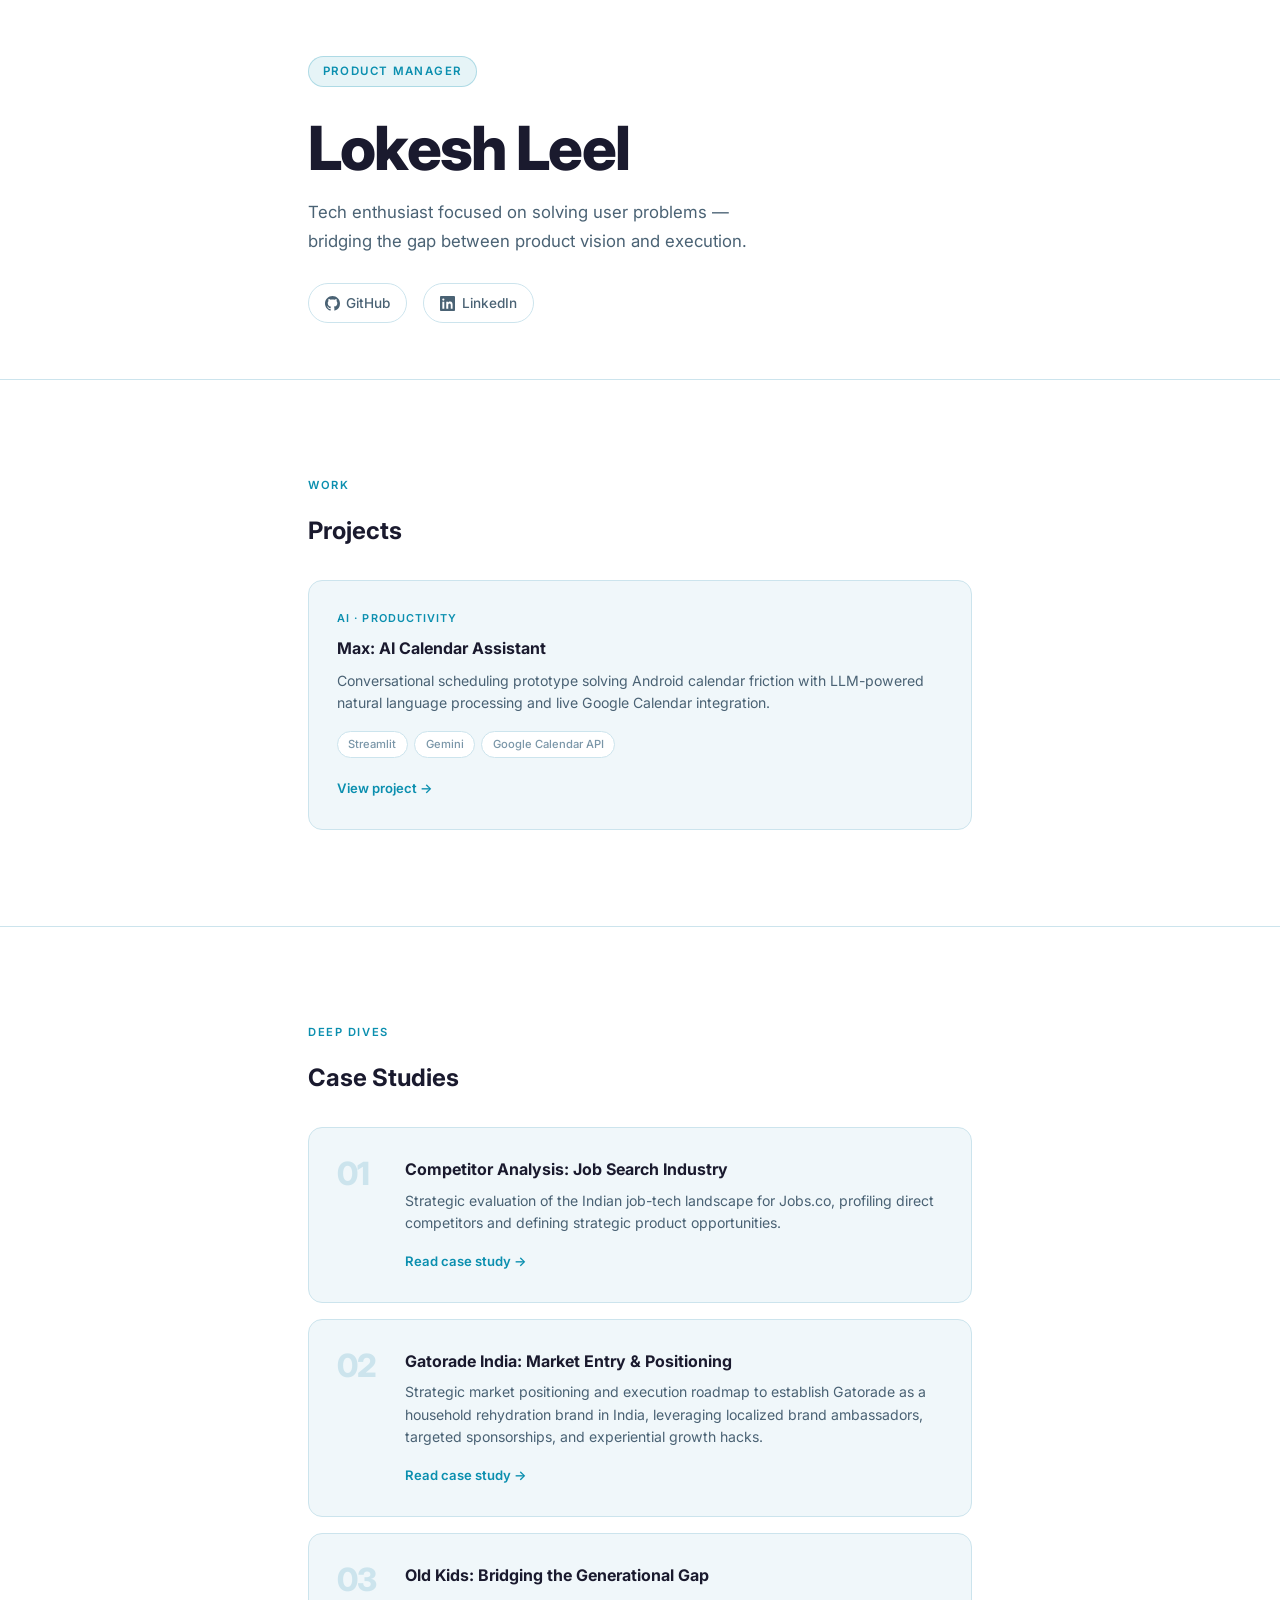
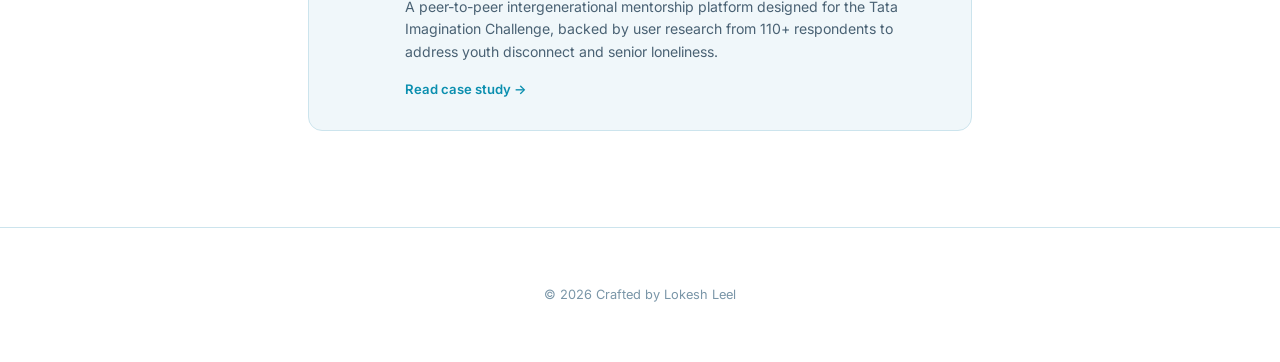
<file: index.html>
<!DOCTYPE html>
<html lang="en">

<head>
  <meta charset="UTF-8" />
  <meta name="viewport" content="width=device-width, initial-scale=1.0" />

  <!-- SEO -->
  <title>Lokesh Leel — Product Manager</title>
  <meta name="description"
    content="Lokesh Leel is a tech enthusiast and Product Manager focused on solving real user problems through thoughtful product design." />
  <meta name="author" content="Lokesh Leel" />
  <meta property="og:title" content="Lokesh Leel — Product Manager" />
  <meta property="og:description" content="Tech enthusiast focused on solving user problems." />
  <meta property="og:type" content="website" />
  <meta property="og:url" content="https://lokeshleel.space" />

  <!-- Fonts -->
  <link rel="preconnect" href="https://fonts.googleapis.com" />
  <link rel="preconnect" href="https://fonts.gstatic.com" crossorigin />
  <link href="https://fonts.googleapis.com/css2?family=Inter:wght@400;500;600;700;800&display=swap" rel="stylesheet" />

  <link rel="stylesheet" href="style.css" />

  <!-- Analytics -->
  <script defer src="https://cloud.umami.is/script.js" data-website-id="7a81422d-a703-432c-aa37-2cd7a7fa9232"></script>
</head>

<body>

  <!-- ═══ SPLIT LAYOUT WRAPPER ═══ -->
  <div id="split-wrapper">

    <!-- LEFT: Home content (becomes sidebar when detail is open) -->
    <div id="home-panel">

  <!-- ════════════════════════════════
       HERO / NAME
  ════════════════════════════════ -->
  <section id="hero">
    <div class="container">

      <div class="fade-up">
        <span class="hero-tag">Product Manager</span>
      </div>

      <h1 class="hero-name fade-up">
        Lokesh <span>Leel</span>
      </h1>

      <p class="hero-bio fade-up">
        Tech enthusiast focused on solving user problems — bridging the gap between product vision and execution.
      </p>

      <div class="social-links fade-up">

        <!-- GitHub -->
        <a id="link-github" class="social-link" href="https://github.com/lokeshleel16"
          target="_blank" rel="noopener noreferrer" aria-label="GitHub profile">
          <svg viewBox="0 0 24 24" fill="currentColor" aria-hidden="true">
            <path
              d="M12 0C5.37 0 0 5.37 0 12c0 5.31 3.435 9.795 8.205 11.385.6.105.825-.255.825-.57 0-.285-.015-1.23-.015-2.235-3.015.555-3.795-.735-4.035-1.41-.135-.345-.72-1.41-1.23-1.695-.42-.225-1.02-.78-.015-.795.945-.015 1.62.87 1.845 1.23 1.08 1.815 2.805 1.305 3.495.99.105-.78.42-1.305.765-1.605-2.67-.3-5.46-1.335-5.46-5.925 0-1.305.465-2.385 1.23-3.225-.12-.3-.54-1.53.12-3.18 0 0 1.005-.315 3.3 1.23.96-.27 1.98-.405 3-.405s2.04.135 3 .405c2.295-1.56 3.3-1.23 3.3-1.23.66 1.65.24 2.88.12 3.18.765.84 1.23 1.905 1.23 3.225 0 4.605-2.805 5.625-5.475 5.925.435.375.81 1.095.81 2.22 0 1.605-.015 2.895-.015 3.3 0 .315.225.69.825.57A12.02 12.02 0 0 0 24 12c0-6.63-5.37-12-12-12z" />
          </svg>
          GitHub
        </a>

        <!-- LinkedIn -->
        <a id="link-linkedin" class="social-link" href="https://www.linkedin.com/in/leellokesh/" target="_blank"
          rel="noopener noreferrer" aria-label="LinkedIn profile">
          <svg viewBox="0 0 24 24" fill="currentColor" aria-hidden="true">
            <path
              d="M20.447 20.452H17.21v-5.569c0-1.328-.024-3.037-1.85-3.037-1.852 0-2.136 1.445-2.136 2.939v5.667H9.988V9h3.105v1.561h.044c.433-.82 1.489-1.685 3.065-1.685 3.277 0 3.882 2.157 3.882 4.964v6.612zM5.337 7.433a1.8 1.8 0 1 1 0-3.601 1.8 1.8 0 0 1 0 3.601zm1.554 13.019H3.783V9h3.108v11.452zM22.225 0H1.771C.792 0 0 .774 0 1.729v20.542C0 23.227.792 24 1.771 24h20.451C23.2 24 24 23.227 24 22.271V1.729C24 .774 23.2 0 22.222 0h.003z" />
          </svg>
          LinkedIn
        </a>

      </div>

    </div>
  </section>


  <!-- ════════════════════════════════
       PROJECTS
  ════════════════════════════════ -->
  <section id="projects">
    <div class="container">

      <p class="section-label">Work</p>
      <h2 class="section-title">Projects</h2>

      <div class="card-grid">

        <!-- Project 1 -->
        <a class="card split-link" id="project-1" href="/max-ai-calendar/">
          <p class="card-tag">AI · Productivity</p>
          <h3 class="card-title">Max: AI Calendar Assistant</h3>
          <p class="card-desc">
            Conversational scheduling prototype solving Android calendar friction with LLM-powered natural language processing and live Google Calendar integration.
          </p>
          <div class="chip-row">
            <span class="chip">Streamlit</span>
            <span class="chip">Gemini</span>
            <span class="chip">Google Calendar API</span>
          </div>
          <span class="card-link active">View project →</span>
        </a>

        <!-- Project 2 — OrangePod (Temporarily commented out)
        <a class="card split-link" id="project-2" href="/project02/">
          <p class="card-tag">Early-Stage Startup · Operations &amp; Delivery</p>
          <h3 class="card-title">OrangePod: Scaling Client Delivery &amp; SLA Alignment</h3>
          <p class="card-desc">
            Streamlined product delivery, client onboarding, and design review loops across multi-channel client accounts, driving an 87% reduction in complaints within 3 months.
          </p>
          <div class="chip-row">
            <span class="chip">Product Operations</span>
            <span class="chip">Client Management</span>
            <span class="chip">Service Delivery</span>
          </div>
          <span class="card-link active">View project →</span>
        </a>
        -->

      </div>
    </div>
  </section>


  <!-- ════════════════════════════════
       CASE STUDIES
  ════════════════════════════════ -->
  <section id="case-studies">
    <div class="container">

      <p class="section-label">Deep Dives</p>
      <h2 class="section-title">Case Studies</h2>

      <div class="case-grid">

        <!-- Case Study 1 -->
        <a class="case-card split-link" id="case-study-1" href="/competitor-analysis/">
          <div class="case-num" aria-hidden="true">01</div>
          <div class="case-body">
            <h3 class="case-title">Competitor Analysis: Job Search Industry</h3>
            <p class="case-teaser">
              Strategic evaluation of the Indian job-tech landscape for Jobs.co, profiling direct competitors and defining strategic product opportunities.
            </p>
            <span class="card-link active">Read case study →</span>
          </div>
        </a>

        <!-- Case Study 2 -->
        <a class="case-card split-link" id="case-study-2" href="/gatorade-india/">
          <div class="case-num" aria-hidden="true">02</div>
          <div class="case-body">
            <h3 class="case-title">Gatorade India: Market Entry &amp; Positioning</h3>
            <p class="case-teaser">
              Strategic market positioning and execution roadmap to establish Gatorade as a household rehydration brand in India, leveraging localized brand ambassadors, targeted sponsorships, and experiential growth hacks.
            </p>
            <span class="card-link active">Read case study →</span>
          </div>
        </a>

        <!-- Case Study 3 -->
        <a class="case-card split-link" id="case-study-3" href="/tata-imagination-challenge/">
          <div class="case-num" aria-hidden="true">03</div>
          <div class="case-body">
            <h3 class="case-title">Old Kids: Bridging the Generational Gap</h3>
            <p class="case-teaser">
              A peer-to-peer intergenerational mentorship platform designed for the Tata Imagination Challenge, backed by user research from 110+ respondents to address youth disconnect and senior loneliness.
            </p>
            <span class="card-link active">Read case study →</span>
          </div>
        </a>

      </div>
    </div>
  </section>


  <!-- ════════════════════════════════
       THOUGHTS / MINI BLOG (Commented Out)
  ════════════════════════════════ -->
  <!--
  <section id="thoughts">
    <div class="container">

      <p class="section-label">Writing</p>
      <h2 class="section-title">Thoughts on Product</h2>

      <div class="thoughts-list">

        <article class="thought-item" id="thought-1">
          <time class="thought-date" datetime="2026-06">June 2026</time>
          <h3 class="thought-title">First thought title goes here</h3>
          <p class="thought-excerpt">
            A short 2–3 sentence preview of this post. What's the core idea? What will the reader take away? Full post
            coming soon.
          </p>
          <a class="thought-link" href="#" aria-disabled="true" tabindex="-1">Read →</a>
        </article>

        <article class="thought-item" id="thought-2">
          <time class="thought-date" datetime="2026-06">June 2026</time>
          <h3 class="thought-title">Second thought title goes here</h3>
          <p class="thought-excerpt">
            A short 2–3 sentence preview of this post. What's the core idea? What will the reader take away? Full post
            coming soon.
          </p>
          <a class="thought-link" href="#" aria-disabled="true" tabindex="-1">Read →</a>
        </article>

        <article class="thought-item" id="thought-3">
          <time class="thought-date" datetime="2026-06">June 2026</time>
          <h3 class="thought-title">Third thought title goes here</h3>
          <p class="thought-excerpt">
            A short 2–3 sentence preview of this post. What's the core idea? What will the reader take away? Full post
            coming soon.
          </p>
          <a class="thought-link" href="#" aria-disabled="true" tabindex="-1">Read →</a>
        </article>

      </div>

      <p class="thoughts-footer">More posts coming soon.</p>

    </div>
  </section>
  -->


  <!-- ════════════════════════════════
       FOOTER
  ════════════════════════════════ -->
  <footer>
    <div class="container">
      <p>
        &copy; 2026 Crafted by <a href="https://www.linkedin.com/in/leellokesh/" target="_blank" rel="noopener noreferrer">Lokesh
          Leel</a>
      </p>
    </div>
  </footer>

    </div><!-- /home-panel -->

    <!-- RIGHT: Detail panel (hidden until a card is clicked) -->
    <div id="detail-panel">
      <div id="detail-header">
        <button id="detail-close" aria-label="Close detail view">
          <svg width="18" height="18" viewBox="0 0 24 24" fill="none" stroke="currentColor" stroke-width="2.5" stroke-linecap="round" stroke-linejoin="round"><line x1="18" y1="6" x2="6" y2="18"></line><line x1="6" y1="6" x2="18" y2="18"></line></svg>
          Close
        </button>
      </div>
      <div id="detail-content">
        <!-- Fetched page content injected here -->
      </div>
    </div>

  </div><!-- /split-wrapper -->

  <script>
  (function() {
    const wrapper     = document.getElementById('split-wrapper');
    const homePanel   = document.getElementById('home-panel');
    const detailPanel = document.getElementById('detail-panel');
    const detailContent = document.getElementById('detail-content');
    const closeBtn    = document.getElementById('detail-close');

    const cache = {};
    let activeHref = null;

    function isMobile() { return window.innerWidth < 900; }

    // Intercept clicks on split-link cards
    document.querySelectorAll('.split-link').forEach(function(link) {
      link.addEventListener('click', function(e) {
        if (isMobile()) return; // let default navigation happen on mobile
        e.preventDefault();
        openDetail(this.getAttribute('href'), this);
      });
    });

    closeBtn.addEventListener('click', function() { closeDetail(); });

    // Handle browser back/forward
    window.addEventListener('popstate', function(e) {
      if (e.state && e.state.detailHref) {
        openDetail(e.state.detailHref, null, true);
      } else {
        closeDetail(true);
      }
    });

    function openDetail(href, clickedCard, isPopstate) {
      if (activeHref === href) return;
      activeHref = href;

      // Mark active card
      document.querySelectorAll('.split-link').forEach(function(l) { l.classList.remove('split-active'); });
      if (clickedCard) {
        clickedCard.classList.add('split-active');
        // Scroll the clicked card into view in the sidebar
        setTimeout(function() {
          clickedCard.scrollIntoView({ behavior: 'smooth', block: 'nearest' });
        }, 350);
      } else {
        var match = document.querySelector('.split-link[href="' + href + '"]');
        if (match) match.classList.add('split-active');
      }

      // Activate split layout
      wrapper.classList.add('split-open');

      // Push browser state
      if (!isPopstate) {
        history.pushState({ detailHref: href }, '', href);
      }

      // Load content
      if (cache[href]) {
        renderDetail(cache[href]);
      } else {
        detailContent.innerHTML = '<div class="detail-loading"><div class="detail-spinner"></div></div>';
        var fetchUrl = href + 'index.html';
        fetch(fetchUrl)
          .then(function(r) { return r.text(); })
          .then(function(html) {
            cache[href] = html;
            if (activeHref === href) renderDetail(html);
          })
          .catch(function() {
            detailContent.innerHTML = '<p style="padding:2rem;color:var(--text-muted);">Could not load content.</p>';
          });
      }

      // Scroll detail panel to top
      detailPanel.scrollTop = 0;
    }

    function renderDetail(html) {
      var parser = new DOMParser();
      var doc = parser.parseFromString(html, 'text/html');

      var main = doc.querySelector('main');
      var styles = doc.querySelectorAll('style');

      var rendered = '';
      styles.forEach(function(s) { rendered += s.outerHTML; });
      if (main) {
        rendered += main.innerHTML;
      } else {
        var body = doc.body.cloneNode(true);
        var hdr = body.querySelector('header');
        var ftr = body.querySelector('footer');
        if (hdr) hdr.remove();
        if (ftr) ftr.remove();
        rendered += body.innerHTML;
      }

      detailContent.innerHTML = rendered;

      // Re-attach toggle handlers for collapsible sections
      detailContent.querySelectorAll('.toggle-header').forEach(function(th) {
        th.addEventListener('click', function() {
          this.closest('.toggle-container').classList.toggle('active');
        });
      });

      // Fix relative image paths — detail pages use relative paths like "images/foo.png"
      // We need to rewrite them relative to the source page
      if (activeHref) {
        detailContent.querySelectorAll('img').forEach(function(img) {
          var src = img.getAttribute('src');
          if (src && !src.startsWith('/') && !src.startsWith('http')) {
            img.setAttribute('src', activeHref + src);
          }
        });
        // Fix relative href for download links too
        detailContent.querySelectorAll('a[href]').forEach(function(a) {
          var href = a.getAttribute('href');
          if (href && !href.startsWith('/') && !href.startsWith('http') && !href.startsWith('#') && !href.startsWith('mailto:')) {
            a.setAttribute('href', activeHref + href);
          }
        });
      }
    }

    function closeDetail(isPopstate) {
      wrapper.classList.remove('split-open');
      document.querySelectorAll('.split-link').forEach(function(l) { l.classList.remove('split-active'); });
      activeHref = null;

      if (!isPopstate) {
        history.pushState(null, '', '/');
      }
    }

    // On page load, if URL matches a detail page, open it
    var path = window.location.pathname;
    if (path !== '/' && path !== '/index.html') {
      var match = document.querySelector('.split-link[href="' + path + '"]');
      if (match && !isMobile()) {
        history.replaceState({ detailHref: path }, '', path);
        openDetail(path, match, true);
      }
    }
  })();
  </script>

</body>

</html>
</file>
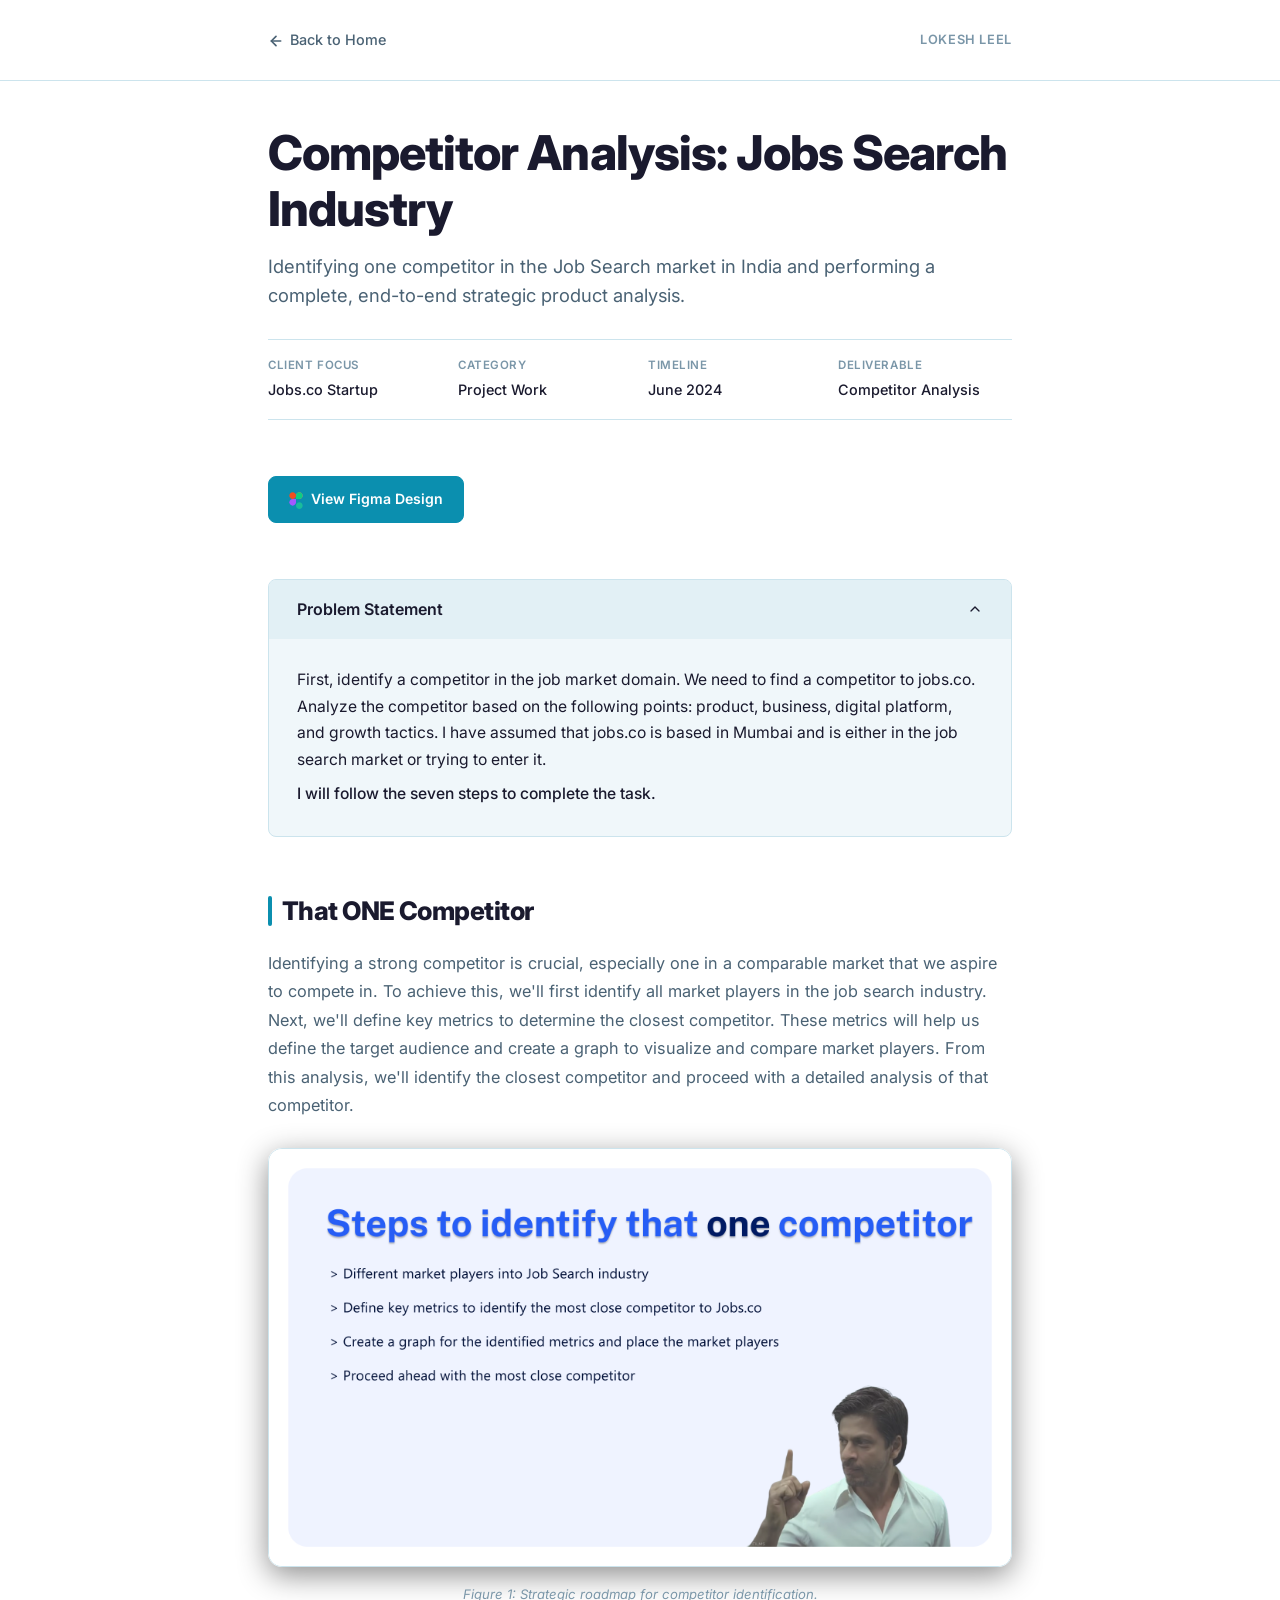
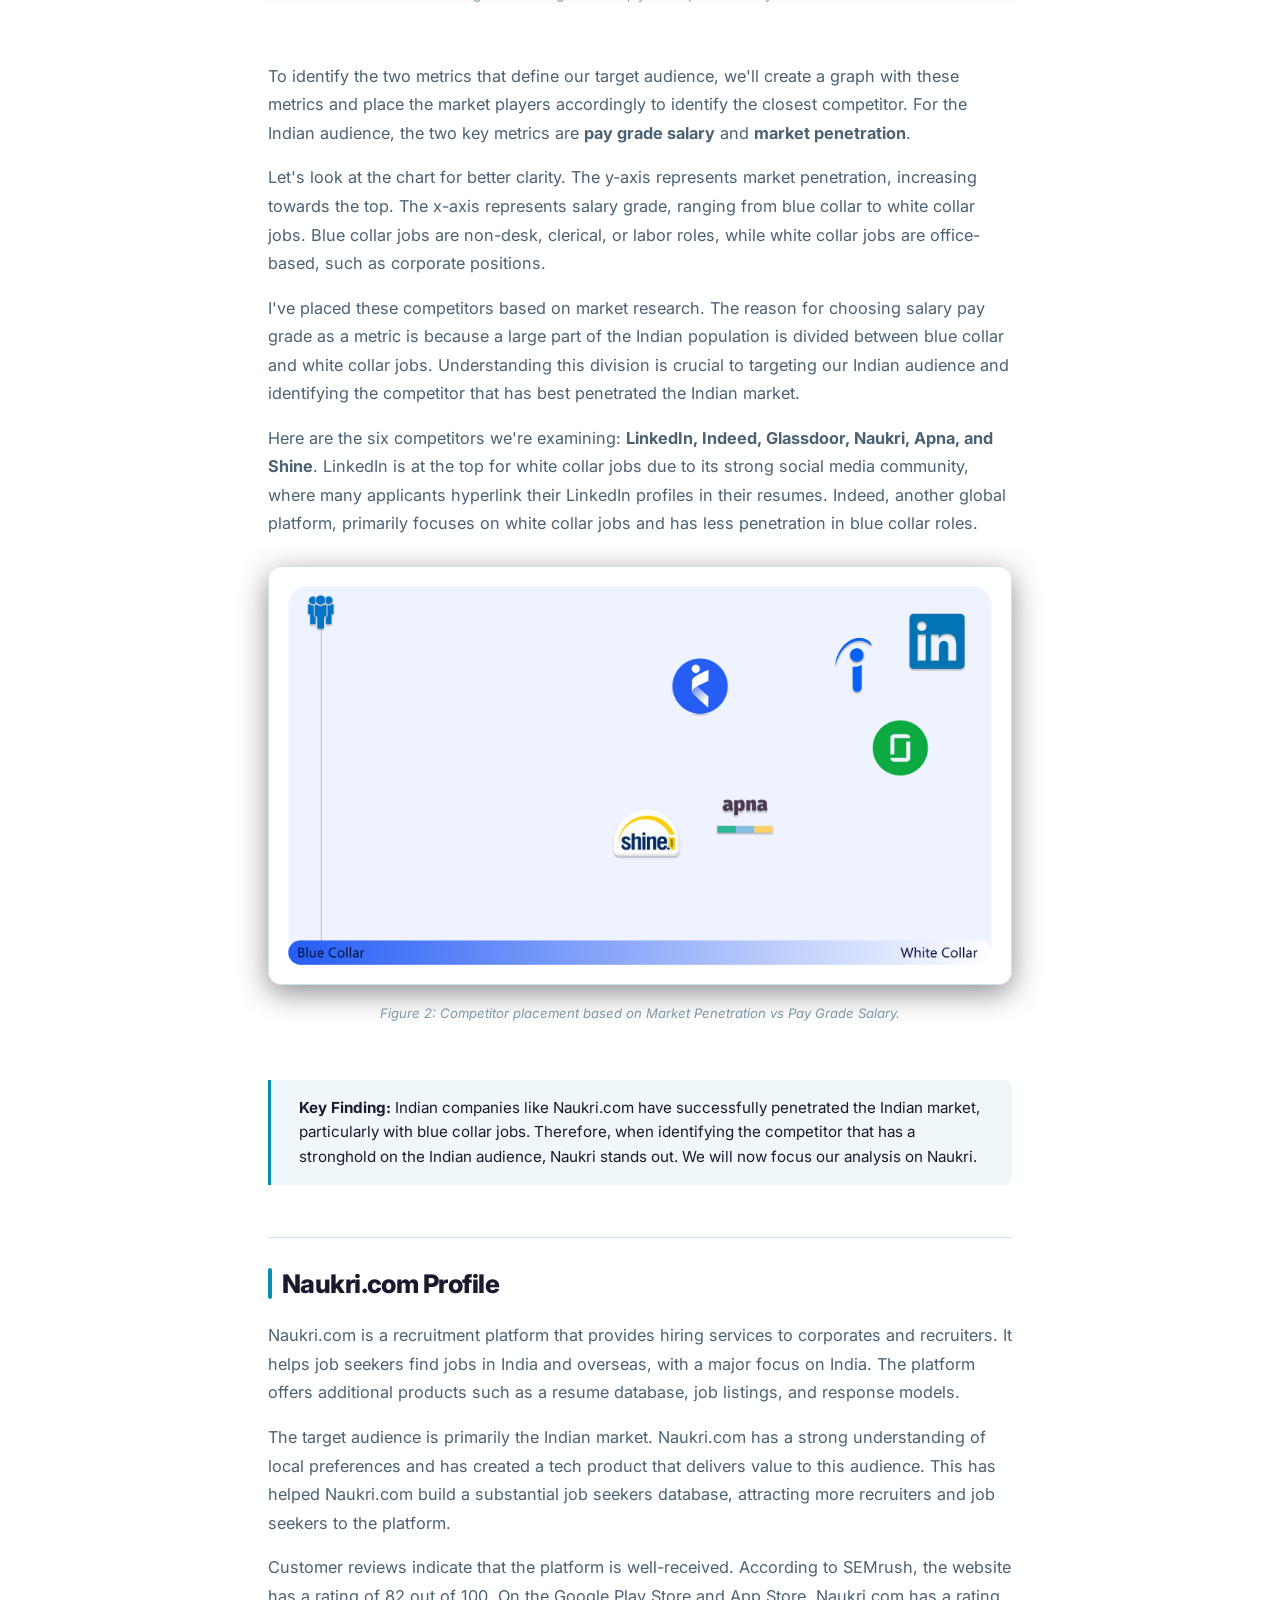
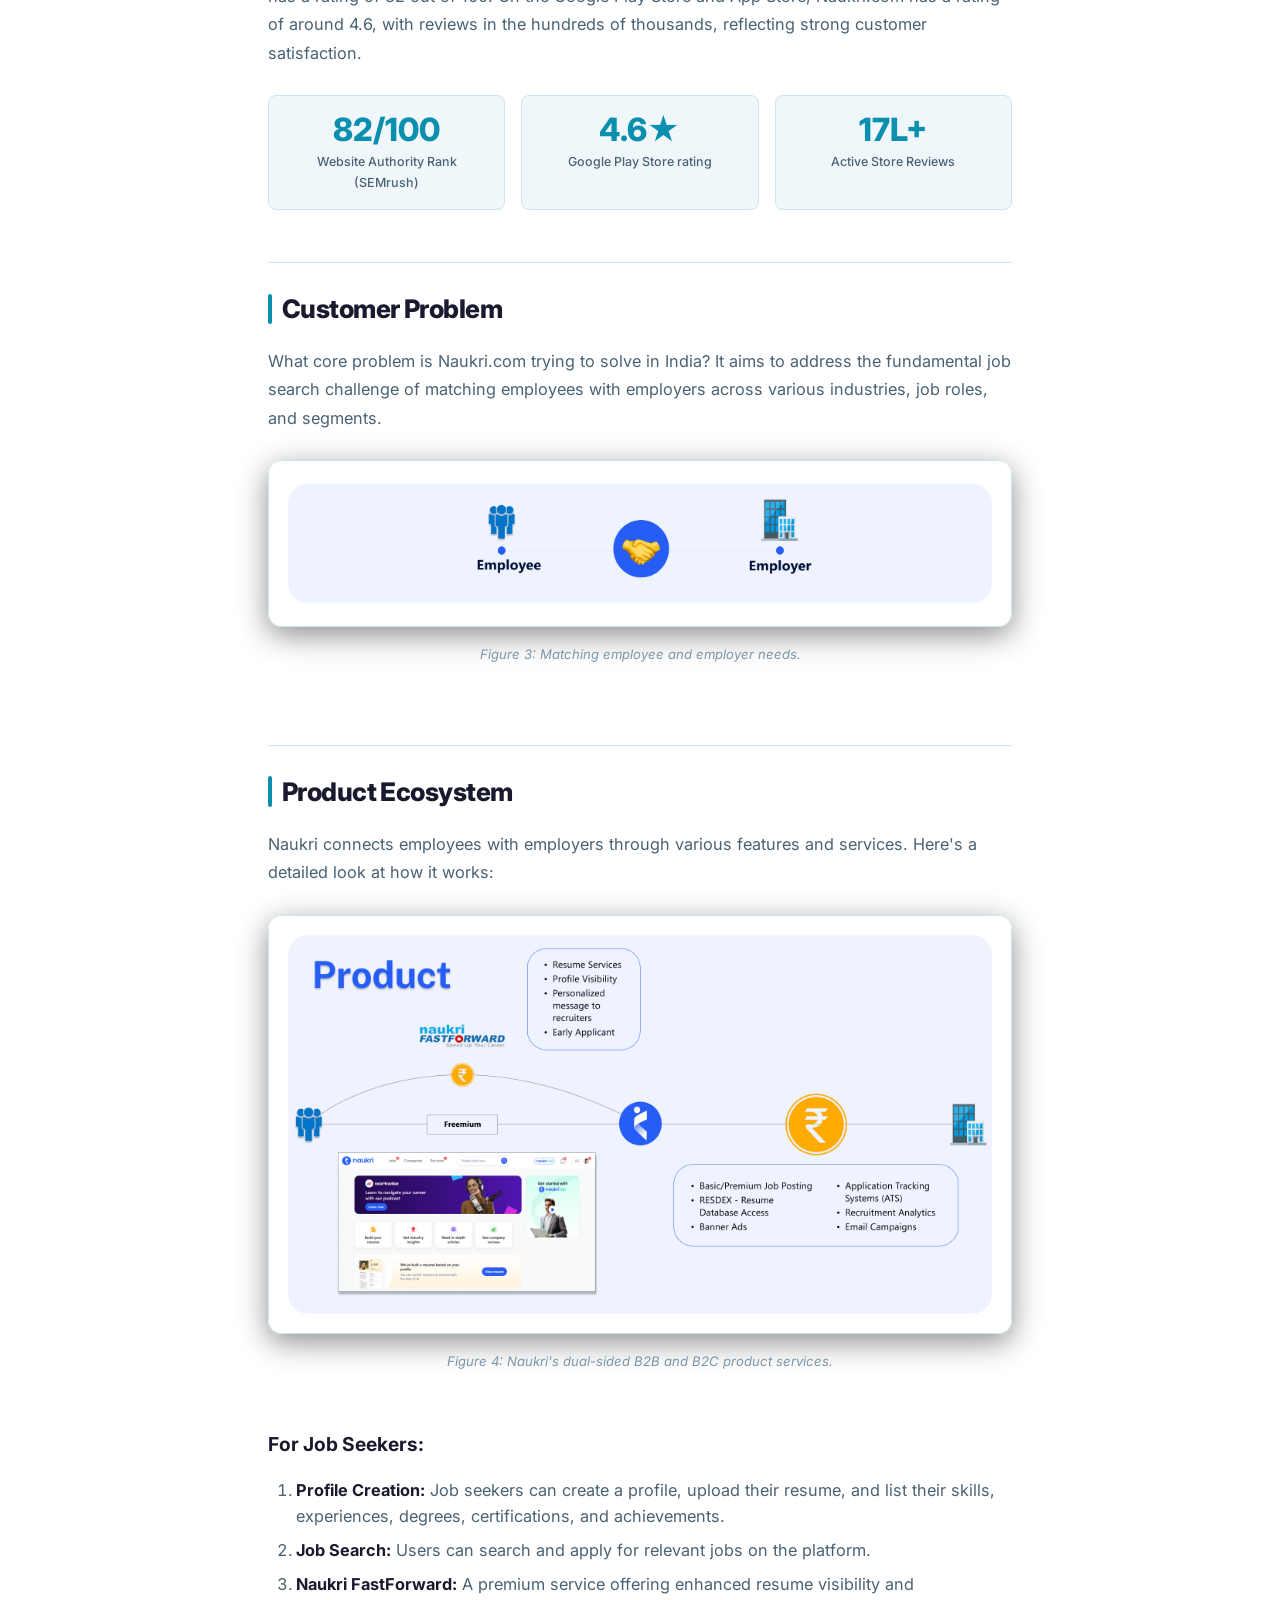
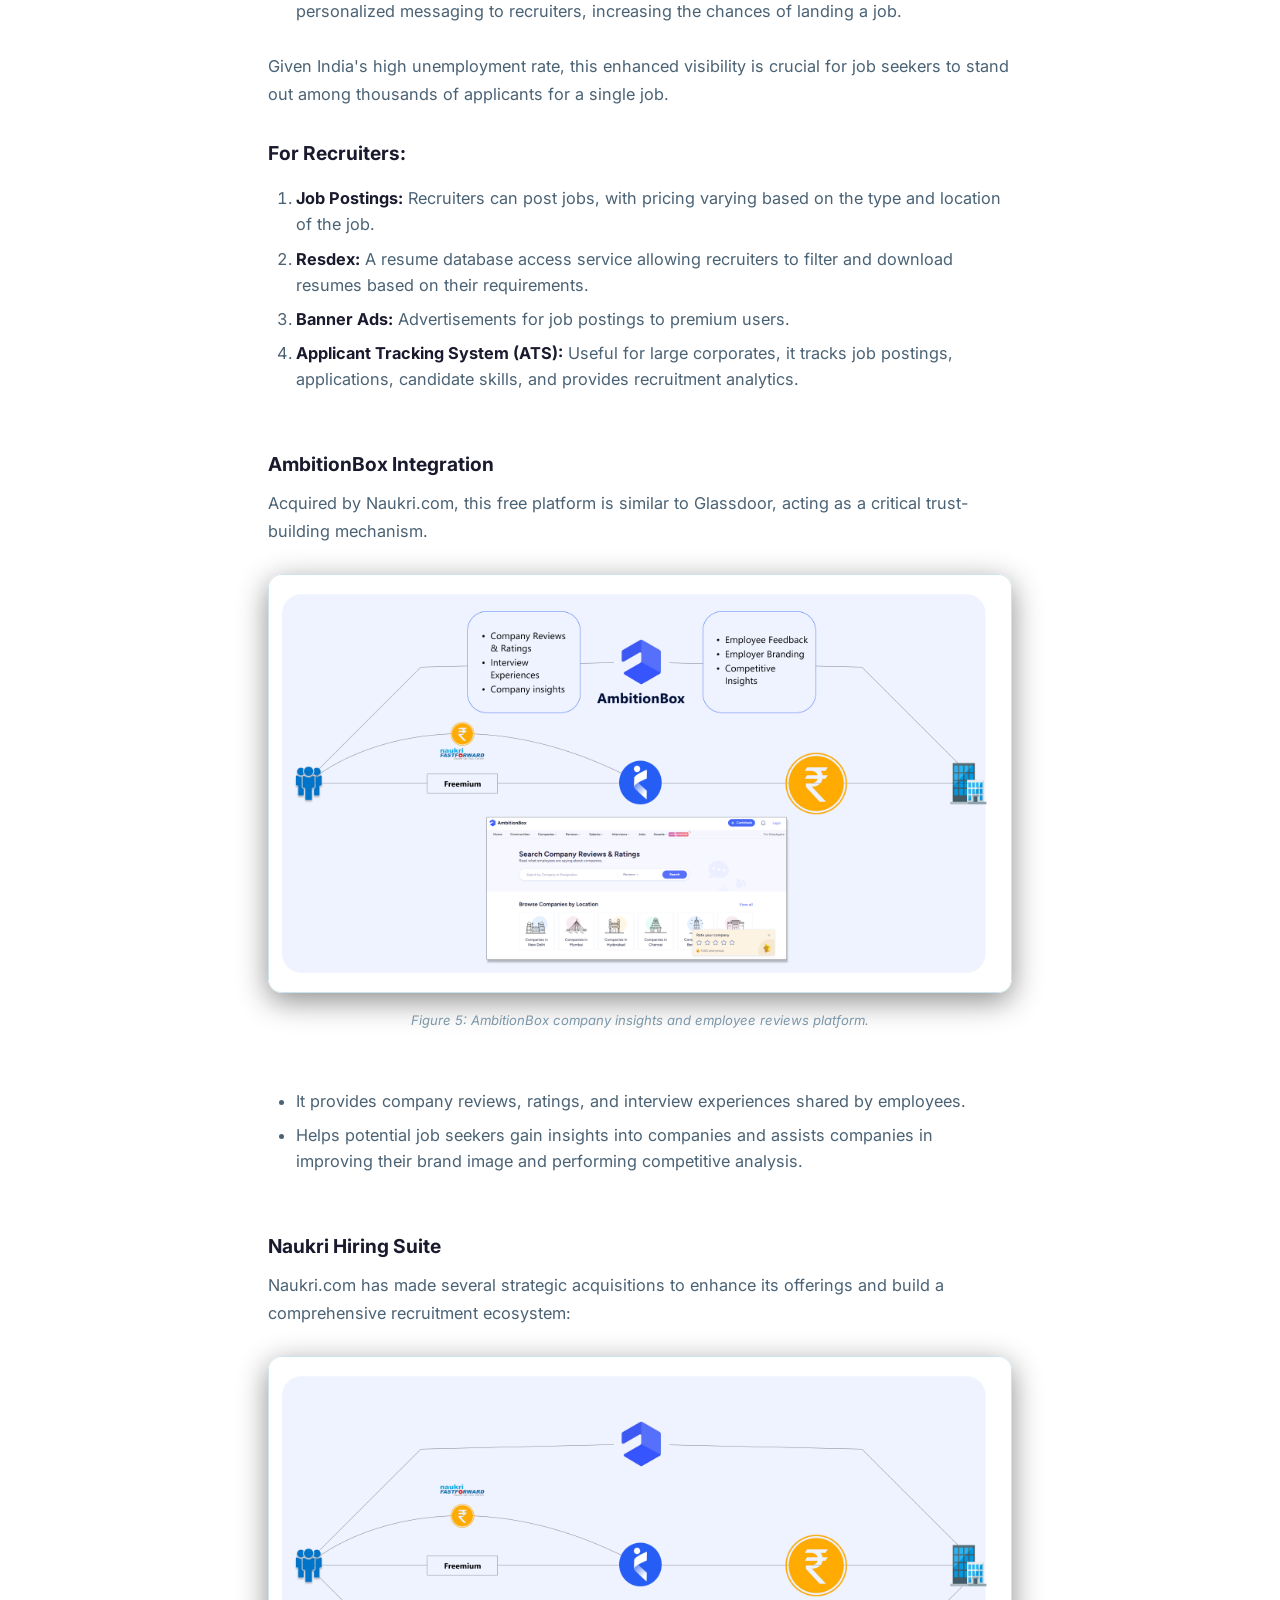
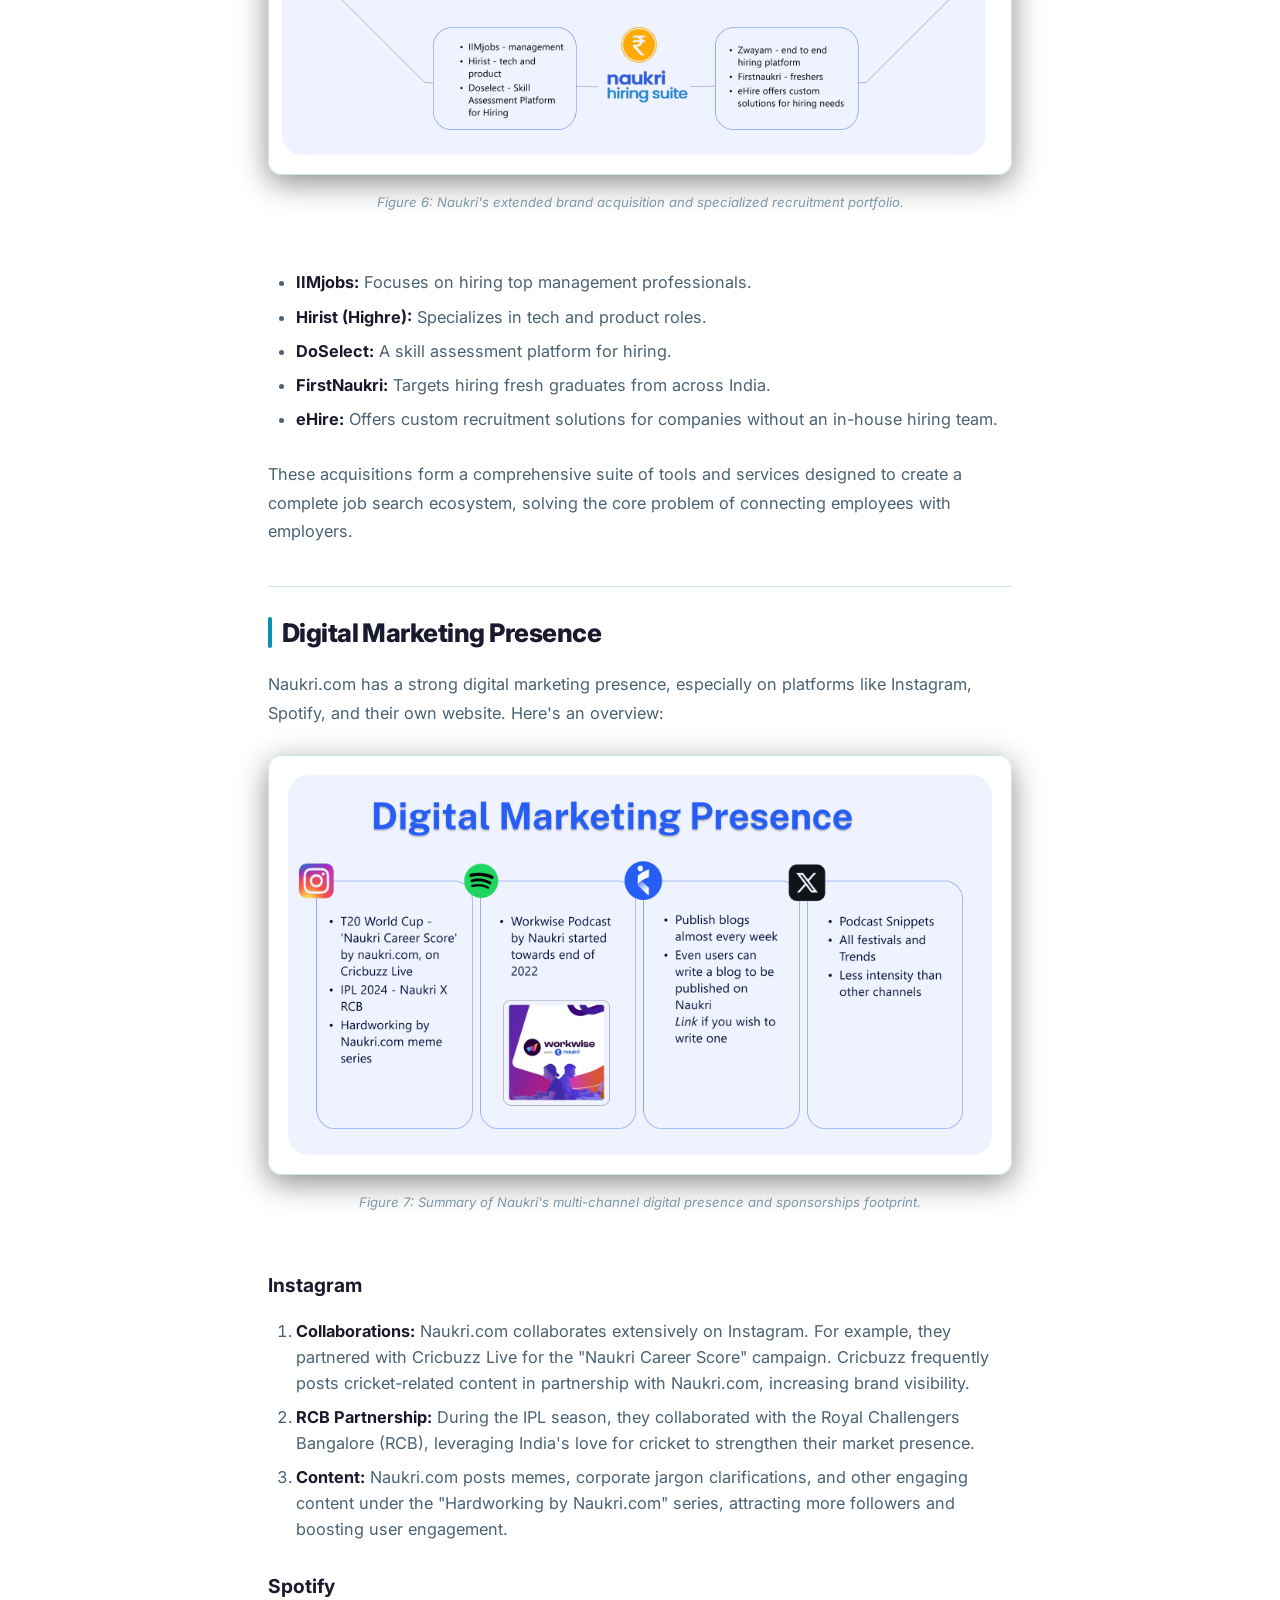
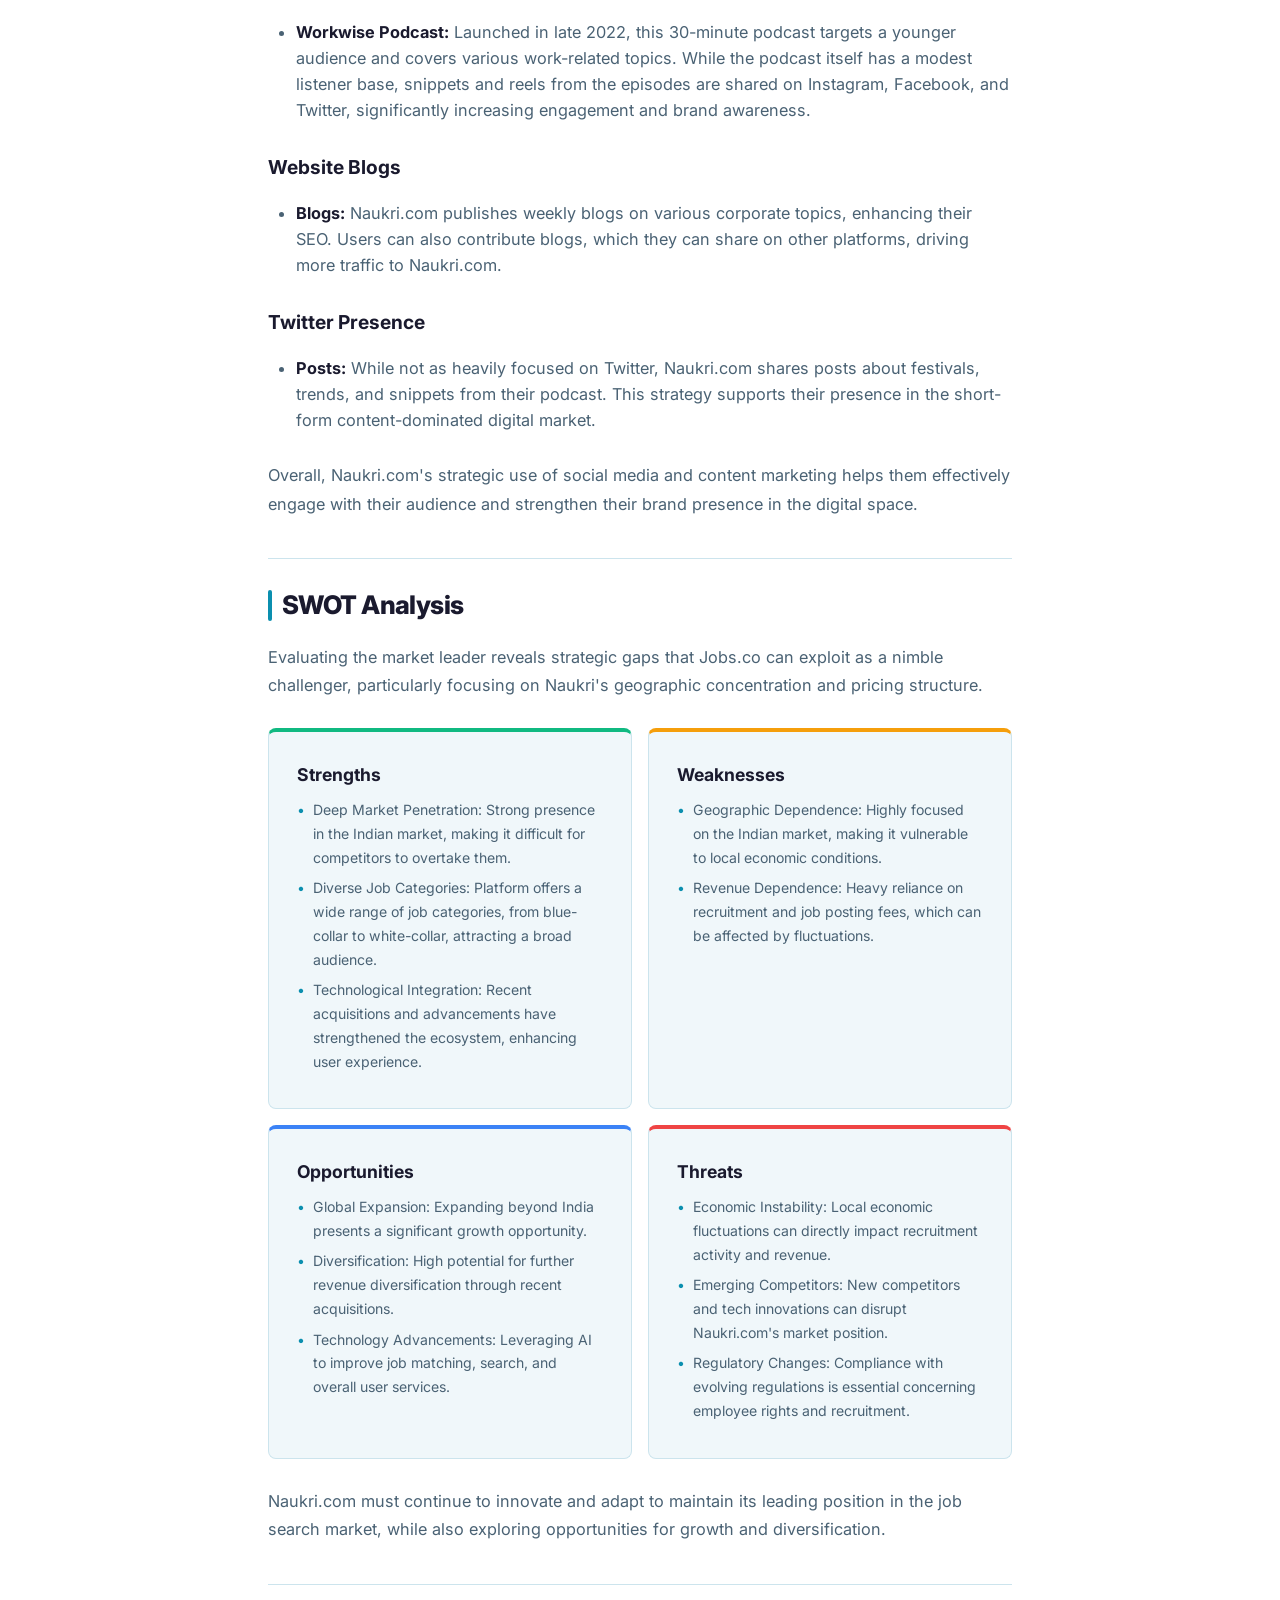
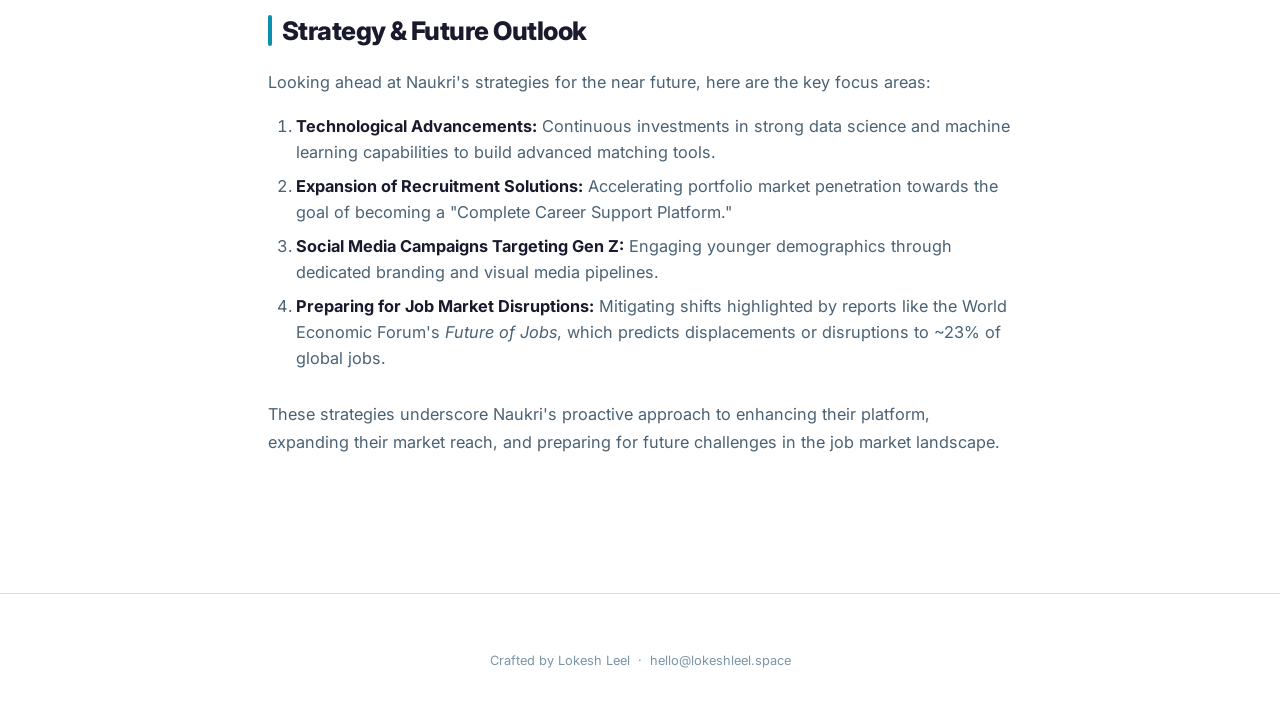
<file: casestudy01/index.html>
<!DOCTYPE html>
<html lang="en">
<head>
  <meta charset="UTF-8" />
  <meta name="viewport" content="width=device-width, initial-scale=1.0" />
  <title>Competitor Analysis: Job Search Industry — Lokesh Leel</title>
  <meta name="description" content="Strategic competitor analysis for Jobs.co in the job-tech industry, identifying key competitor Naukri.com." />
  <link rel="preconnect" href="https://fonts.googleapis.com" />
  <link rel="preconnect" href="https://fonts.gstatic.com" crossorigin />
  <link href="https://fonts.googleapis.com/css2?family=Inter:wght@400;500;600;700;800&display=swap" rel="stylesheet" />
  <link rel="stylesheet" href="../style.css" />
  <style>
    /* Premium Page-Specific Styling */
    .case-container {
      max-width: 800px;
      margin: 0 auto;
      padding: 0 var(--space-md);
    }
    
    .meta-grid {
      display: grid;
      grid-template-columns: repeat(2, 1fr);
      gap: var(--space-sm);
      margin: var(--space-md) 0 var(--space-lg);
      padding: var(--space-sm) 0;
      border-top: 1px solid var(--border);
      border-bottom: 1px solid var(--border);
    }
    
    @media (min-width: 560px) {
      .meta-grid {
        grid-template-columns: repeat(4, 1fr);
      }
    }
    
    .meta-item {
      display: flex;
      flex-direction: column;
    }
    
    .meta-label {
      font-size: 0.72rem;
      font-weight: 600;
      text-transform: uppercase;
      color: var(--text-muted);
      letter-spacing: 0.05em;
      margin-bottom: 0.2rem;
    }
    
    .meta-value {
      font-size: 0.9rem;
      font-weight: 500;
      color: var(--text-primary);
    }

    .action-row {
      display: flex;
      gap: var(--space-sm);
      margin-bottom: var(--space-lg);
      flex-wrap: wrap;
    }

    .btn {
      display: inline-flex;
      align-items: center;
      gap: 0.5rem;
      font-size: 0.88rem;
      font-weight: 600;
      text-decoration: none;
      padding: 0.65rem 1.25rem;
      border-radius: var(--radius-sm);
      transition: all var(--transition);
      cursor: pointer;
    }

    .btn-primary {
      background: var(--accent);
      color: #fff;
      border: 1px solid var(--accent);
    }

    .btn-primary:hover {
      opacity: 0.9;
      transform: translateY(-2px);
      box-shadow: 0 4px 12px rgba(108, 99, 255, 0.3);
    }

    .btn-secondary {
      background: transparent;
      color: var(--text-primary);
      border: 1px solid var(--border);
    }

    .btn-secondary:hover {
      background: var(--surface-hover);
      border-color: var(--accent);
      transform: translateY(-2px);
    }

    .case-section {
      padding: 1.5rem 0;
      margin-bottom: 0;
    }

    .case-section h2 {
      font-size: 1.6rem;
      font-weight: 800;
      letter-spacing: -0.02em;
      color: var(--text-primary);
      margin-top: 0;
      margin-bottom: var(--space-sm);
      display: flex;
      align-items: center;
      gap: 0.6rem;
    }

    .case-section h2::before {
      content: "";
      display: inline-block;
      width: 4px;
      height: 1.2em;
      background: var(--accent);
      border-radius: 2px;
    }

    .case-section h3 {
      font-size: 1.2rem;
      font-weight: 700;
      color: var(--text-primary);
      margin-top: var(--space-md);
      margin-bottom: 0.5rem;
    }

    .case-section p {
      color: var(--text-secondary);
      font-size: 1.02rem;
      line-height: 1.75;
      margin-bottom: var(--space-sm);
    }

    /* Collapsible Problem Statement Toggle */
    .toggle-container {
      background: var(--surface);
      border: 1px solid var(--border);
      border-radius: var(--radius-sm);
      margin: var(--space-md) 0;
      overflow: hidden;
    }

    .toggle-header {
      padding: var(--space-sm) var(--space-md);
      background: var(--surface-hover);
      display: flex;
      justify-content: space-between;
      align-items: center;
      cursor: pointer;
      user-select: none;
      font-weight: 600;
      color: var(--text-primary);
    }

    .toggle-header svg {
      transition: transform 0.22s ease;
    }

    .toggle-container.active .toggle-header svg {
      transform: rotate(180deg);
    }

    .toggle-content {
      padding: 0 var(--space-md);
      max-height: 0;
      overflow: hidden;
      transition: max-height 0.25s ease-out, padding 0.25s ease-out;
    }

    .toggle-container.active .toggle-content {
      padding: var(--space-md);
      max-height: 500px;
    }

    .highlight-box {
      background: var(--surface);
      border-left: 3px solid var(--accent);
      border-radius: 0 var(--radius-sm) var(--radius-sm) 0;
      padding: var(--space-sm) var(--space-md);
      margin: var(--space-md) 0;
    }

    .highlight-box p {
      font-size: 0.95rem;
      color: var(--text-primary);
      line-height: 1.6;
      margin: 0;
    }

    .grid-3col {
      display: grid;
      grid-template-columns: 1fr;
      gap: var(--space-sm);
      margin: var(--space-md) 0;
    }

    @media (min-width: 600px) {
      .grid-3col {
        grid-template-columns: repeat(3, 1fr);
      }
    }

    .metric-card {
      background: var(--surface);
      border: 1px solid var(--border);
      border-radius: var(--radius-sm);
      padding: var(--space-sm) var(--space-md);
      text-align: center;
    }

    .metric-val {
      font-size: 2rem;
      font-weight: 800;
      color: var(--accent);
      line-height: 1.1;
      margin-bottom: 0.2rem;
    }

    .metric-lbl {
      font-size: 0.78rem;
      color: var(--text-secondary);
      font-weight: 500;
    }

    .case-img-wrapper {
      margin: var(--space-md) 0 var(--space-lg);
      text-align: center;
    }

    .case-img {
      width: 100%;
      height: auto;
      border-radius: var(--radius-md);
      border: 1px solid var(--border);
      box-shadow: 0 8px 30px rgba(0, 0, 0, 0.45);
      transition: transform 0.3s ease, border-color 0.3s ease;
    }

    .case-img:hover {
      transform: scale(1.01);
      border-color: rgba(108, 99, 255, 0.6);
    }

    .case-caption {
      font-size: 0.82rem;
      color: var(--text-muted);
      margin-top: var(--space-xs);
      font-style: italic;
    }

    .bullet-list, .numbered-list {
      margin: var(--space-sm) 0 var(--space-md) var(--space-md);
      color: var(--text-secondary);
    }

    .bullet-list li, .numbered-list li {
      margin-bottom: 0.5rem;
      line-height: 1.6;
      font-size: 1.02rem;
    }

    .bullet-list strong, .numbered-list strong {
      color: var(--text-primary);
    }

    .swot-grid {
      display: grid;
      grid-template-columns: 1fr;
      gap: var(--space-sm);
      margin: var(--space-md) 0;
    }

    @media (min-width: 600px) {
      .swot-grid {
        grid-template-columns: 1fr 1fr;
      }
    }

    .swot-card {
      padding: var(--space-md);
      border-radius: var(--radius-sm);
      border: 1px solid var(--border);
      background: var(--surface);
    }

    .swot-s { border-top: 4px solid #10b981; }
    .swot-w { border-top: 4px solid #f59e0b; }
    .swot-o { border-top: 4px solid #3b82f6; }
    .swot-t { border-top: 4px solid #ef4444; }

    .swot-title {
      font-size: 1.1rem;
      font-weight: 700;
      margin-bottom: 0.5rem;
      color: var(--text-primary);
      display: flex;
      align-items: center;
      gap: 0.4rem;
    }

    .swot-card ul {
      list-style-type: none;
      padding-left: 0;
    }

    .swot-card li {
      font-size: 0.88rem;
      color: var(--text-secondary);
      margin-bottom: 0.4rem;
      position: relative;
      padding-left: 1rem;
    }

    .swot-card li::before {
      content: "•";
      position: absolute;
      left: 0;
      color: var(--accent);
    }

    /* Bookmark Card styling for infoedge bookmark */
    .bookmark-card {
      display: flex;
      border: 1px solid var(--border);
      background: var(--surface);
      border-radius: var(--radius-sm);
      padding: var(--space-sm) var(--space-md);
      text-decoration: none;
      align-items: center;
      justify-content: space-between;
      transition: background var(--transition), border-color var(--transition);
      margin: var(--space-sm) 0 var(--space-md);
    }

    .bookmark-card:hover {
      background: var(--surface-hover);
      border-color: var(--accent);
    }

    .bookmark-info {
      display: flex;
      flex-direction: column;
    }

    .bookmark-title {
      font-size: 0.95rem;
      font-weight: 600;
      color: var(--text-primary);
    }

    .bookmark-url {
      font-size: 0.8rem;
      color: var(--text-muted);
    }

    .bookmark-icon {
      color: var(--accent);
    }

    /* Fixed Back Button Hover */
    .back-btn {
      color: var(--text-secondary);
      text-decoration: none;
      font-size: 0.9rem;
      font-weight: 500;
      display: inline-flex;
      align-items: center;
      gap: 0.4rem;
      transition: color var(--transition);
    }
    .back-btn:hover {
      color: var(--text-primary);
    }
  </style>
</head>
<body>
  
  <header style="padding: var(--space-md) 0; border-bottom: 1px solid var(--border);">
    <div class="case-container" style="display: flex; justify-content: space-between; align-items: center;">
      <a href="/" class="back-btn">
        <svg width="16" height="16" viewBox="0 0 24 24" fill="none" stroke="currentColor" stroke-width="2.5" stroke-linecap="round" stroke-linejoin="round" style="margin-top: 1px;"><line x1="19" y1="12" x2="5" y2="12"></line><polyline points="12 19 5 12 12 5"></polyline></svg>
        Back to Home
      </a>
      <span style="font-size: 0.8rem; font-weight: 600; color: var(--text-muted); letter-spacing: 0.05em; text-transform: uppercase;">Lokesh Leel</span>
    </div>
  </header>



  <main style="padding: var(--space-md) 0 var(--space-xl);">
    <div class="case-container">
      
      <!-- HERO SECTION -->
      <h1 class="fade-up" style="font-size: clamp(2rem, 5vw, 3rem); font-weight: 800; line-height: 1.15; letter-spacing: -0.02em; margin-top: var(--space-sm); margin-bottom: var(--space-sm);">
        Competitor Analysis: Jobs Search Industry
      </h1>
      <p class="fade-up" style="color: var(--text-secondary); font-size: 1.15rem; margin-bottom: var(--space-md); max-width: 720px; line-height: 1.6;">
        Identifying one competitor in the Job Search market in India and performing a complete, end-to-end strategic product analysis.
      </p>

      <!-- METADATA -->
      <div class="meta-grid fade-up">
        <div class="meta-item">
          <span class="meta-label">Client Focus</span>
          <span class="meta-value">Jobs.co Startup</span>
        </div>
        <div class="meta-item">
          <span class="meta-label">Category</span>
          <span class="meta-value">Project Work</span>
        </div>
        <div class="meta-item">
          <span class="meta-label">Timeline</span>
          <span class="meta-value">June 2024</span>
        </div>
        <div class="meta-item">
          <span class="meta-label">Deliverable</span>
          <span class="meta-value">Competitor Analysis</span>
        </div>
      </div>

      <!-- ACTION BUTTONS -->
      <div class="action-row fade-up">
        <a href="https://www.figma.com/design/6rRE8VBGvkkO3et4wo5ueS/Competitor-Analysis---Job-Search-Industry?m=auto&t=rfUlUzJMBhLedHFC-6" target="_blank" rel="noopener noreferrer" class="btn btn-primary">
          <!-- Figma Logo Icon -->
          <svg width="14" height="20" viewBox="0 0 38 57" fill="none" xmlns="http://www.w3.org/2000/svg" style="vertical-align: middle;">
            <path d="M19 0C8.5 0 0 8.5 0 19C0 24.3 2.2 29.1 5.8 32.5C2.2 35.9 0 40.7 0 46C0 56.5 8.5 65 19 65C24.3 65 29.1 62.8 32.5 59.2C35.9 62.8 40.7 65 46 65C56.5 65 65 56.5 65 46C65 40.7 62.8 35.9 59.2 32.5C62.8 29.1 65 24.3 65 19C65 8.5 56.5 0 46 0H19Z" fill="none"/>
            <path d="M9.5 28.5C14.7467 28.5 19 24.2467 19 19C19 13.7533 14.7467 9.5 9.5 9.5C4.25329 9.5 0 13.7533 0 19C0 24.2467 4.25329 28.5 9.5 28.5Z" fill="#F24E1E"/>
            <path d="M28.5 28.5C33.7467 28.5 38 24.2467 38 19C38 13.7533 33.7467 9.5 28.5 9.5C23.2533 9.5 19 13.7533 19 19C19 24.2467 23.2533 28.5 28.5 28.5Z" fill="#FF7262"/>
            <path d="M9.5 47.5C14.7467 47.5 19 43.2533 19 38V28.5H9.5C4.25329 28.5 0 32.7533 0 38C0 43.2533 4.25329 47.5 9.5 47.5Z" fill="#A259FF"/>
            <path d="M19 47.5C19 52.7467 23.2533 57 28.5 57C33.7467 57 38 52.7467 38 47.5C38 42.2533 33.7467 38 28.5 38C23.2533 38 19 42.2533 19 47.5Z" fill="#1ABC9C"/>
            <path d="M19 19C19 24.2467 23.2533 28.5 28.5 28.5C33.7467 28.5 38 24.2467 38 19C38 13.7533 33.7467 9.5 28.5 9.5C23.2533 9.5 19 13.7533 19 19Z" fill="#19BC9B" opacity="0"/>
            <path d="M19 19V28.5H28.5C33.7467 28.5 38 24.2467 38 19C38 13.7533 33.7467 9.5 28.5 9.5C23.2533 9.5 19 13.7533 19 19Z" fill="#0ACF83"/>
          </svg>
          View Figma Design
        </a>
      </div>

      <!-- PROBLEM STATEMENT TOGGLE -->
      <div class="toggle-container active" id="problem-statement-toggle">
        <div class="toggle-header" onclick="document.getElementById('problem-statement-toggle').classList.toggle('active')">
          <span>Problem Statement</span>
          <svg width="16" height="16" viewBox="0 0 24 24" fill="none" stroke="currentColor" stroke-width="2" stroke-linecap="round" stroke-linejoin="round"><polyline points="6 9 12 15 18 9"></polyline></svg>
        </div>
        <div class="toggle-content">
          <p style="margin: 0; font-size: 0.98rem; line-height: 1.7;">
            First, identify a competitor in the job market domain. We need to find a competitor to jobs.co. Analyze the competitor based on the following points: product, business, digital platform, and growth tactics. I have assumed that jobs.co is based in Mumbai and is either in the job search market or trying to enter it.
          </p>
          <p style="margin: var(--space-xs) 0 0 0; font-size: 0.98rem; line-height: 1.7; font-weight: 500;">
            I will follow the seven steps to complete the task.
          </p>
        </div>
      </div>

      <!-- SECTION 1 -->
      <section class="case-section fade-up">
        <h2>That ONE Competitor</h2>
        <p>
          Identifying a strong competitor is crucial, especially one in a comparable market that we aspire to compete in. To achieve this, we'll first identify all market players in the job search industry. Next, we'll define key metrics to determine the closest competitor. These metrics will help us define the target audience and create a graph to visualize and compare market players. From this analysis, we'll identify the closest competitor and proceed with a detailed analysis of that competitor.
        </p>

        <div class="case-img-wrapper">
          <img src="images/ca2.png" alt="Steps to Identify Competitor" class="case-img">
          <div class="case-caption">Figure 1: Strategic roadmap for competitor identification.</div>
        </div>

        <p>
          To identify the two metrics that define our target audience, we'll create a graph with these metrics and place the market players accordingly to identify the closest competitor. For the Indian audience, the two key metrics are <strong>pay grade salary</strong> and <strong>market penetration</strong>.
        </p>
        <p>
          Let's look at the chart for better clarity. The y-axis represents market penetration, increasing towards the top. The x-axis represents salary grade, ranging from blue collar to white collar jobs. Blue collar jobs are non-desk, clerical, or labor roles, while white collar jobs are office-based, such as corporate positions.
        </p>
        <p>
          I've placed these competitors based on market research. The reason for choosing salary pay grade as a metric is because a large part of the Indian population is divided between blue collar and white collar jobs. Understanding this division is crucial to targeting our Indian audience and identifying the competitor that has best penetrated the Indian market.
        </p>
        <p>
          Here are the six competitors we're examining: <strong>LinkedIn, Indeed, Glassdoor, Naukri, Apna, and Shine</strong>. LinkedIn is at the top for white collar jobs due to its strong social media community, where many applicants hyperlink their LinkedIn profiles in their resumes. Indeed, another global platform, primarily focuses on white collar jobs and has less penetration in blue collar roles.
        </p>

        <div class="case-img-wrapper">
          <img src="images/ca3.png" alt="Market Mapping Matrix" class="case-img">
          <div class="case-caption">Figure 2: Competitor placement based on Market Penetration vs Pay Grade Salary.</div>
        </div>

        <div class="highlight-box">
          <p>
            <strong>Key Finding:</strong> Indian companies like Naukri.com have successfully penetrated the Indian market, particularly with blue collar jobs. Therefore, when identifying the competitor that has a stronghold on the Indian audience, Naukri stands out. We will now focus our analysis on Naukri.
          </p>
        </div>
      </section>

      <!-- SECTION 2 -->
      <section class="case-section fade-up">
        <h2>Naukri.com Profile</h2>
        <p>
          Naukri.com is a recruitment platform that provides hiring services to corporates and recruiters. It helps job seekers find jobs in India and overseas, with a major focus on India. The platform offers additional products such as a resume database, job listings, and response models.
        </p>
        <p>
          The target audience is primarily the Indian market. Naukri.com has a strong understanding of local preferences and has created a tech product that delivers value to this audience. This has helped Naukri.com build a substantial job seekers database, attracting more recruiters and job seekers to the platform.
        </p>
        <p>
          Customer reviews indicate that the platform is well-received. According to SEMrush, the website has a rating of 82 out of 100. On the Google Play Store and App Store, Naukri.com has a rating of around 4.6, with reviews in the hundreds of thousands, reflecting strong customer satisfaction.
        </p>

        <div class="grid-3col">
          <div class="metric-card">
            <div class="metric-val">82/100</div>
            <div class="metric-lbl">Website Authority Rank (SEMrush)</div>
          </div>
          <div class="metric-card">
            <div class="metric-val">4.6★</div>
            <div class="metric-lbl">Google Play Store rating</div>
          </div>
          <div class="metric-card">
            <div class="metric-val">17L+</div>
            <div class="metric-lbl">Active Store Reviews</div>
          </div>
        </div>
      </section>

      <!-- SECTION 3 -->
      <section class="case-section fade-up">
        <h2>Customer Problem</h2>
        <p>
          What core problem is Naukri.com trying to solve in India? It aims to address the fundamental job search challenge of matching employees with employers across various industries, job roles, and segments.
        </p>

        <div class="case-img-wrapper">
          <img src="images/ca4.png" alt="Customer Problem Mapping" class="case-img">
          <div class="case-caption">Figure 3: Matching employee and employer needs.</div>
        </div>
      </section>

      <!-- SECTION 4 -->
      <section class="case-section fade-up">
        <h2>Product Ecosystem</h2>
        <p>
          Naukri connects employees with employers through various features and services. Here's a detailed look at how it works:
        </p>

        <div class="case-img-wrapper">
          <img src="images/ca5.png" alt="Product Offerings Overview" class="case-img">
          <div class="case-caption">Figure 4: Naukri's dual-sided B2B and B2C product services.</div>
        </div>

        <h3 style="margin-top: var(--space-md);">For Job Seekers:</h3>
        <ol class="numbered-list">
          <li><strong>Profile Creation:</strong> Job seekers can create a profile, upload their resume, and list their skills, experiences, degrees, certifications, and achievements.</li>
          <li><strong>Job Search:</strong> Users can search and apply for relevant jobs on the platform.</li>
          <li><strong>Naukri FastForward:</strong> A premium service offering enhanced resume visibility and personalized messaging to recruiters, increasing the chances of landing a job.</li>
        </ol>
        <p>
          Given India's high unemployment rate, this enhanced visibility is crucial for job seekers to stand out among thousands of applicants for a single job.
        </p>

        <h3 style="margin-top: var(--space-md);">For Recruiters:</h3>
        <ol class="numbered-list">
          <li><strong>Job Postings:</strong> Recruiters can post jobs, with pricing varying based on the type and location of the job.</li>
          <li><strong>Resdex:</strong> A resume database access service allowing recruiters to filter and download resumes based on their requirements.</li>
          <li><strong>Banner Ads:</strong> Advertisements for job postings to premium users.</li>
          <li><strong>Applicant Tracking System (ATS):</strong> Useful for large corporates, it tracks job postings, applications, candidate skills, and provides recruitment analytics.</li>
        </ol>

        <h3 style="margin-top: var(--space-lg);">AmbitionBox Integration</h3>
        <p>
          Acquired by Naukri.com, this free platform is similar to Glassdoor, acting as a critical trust-building mechanism.
        </p>

        <div class="case-img-wrapper">
          <img src="images/ca6.png" alt="AmbitionBox Ecosystem" class="case-img">
          <div class="case-caption">Figure 5: AmbitionBox company insights and employee reviews platform.</div>
        </div>

        <ul class="bullet-list">
          <li>It provides company reviews, ratings, and interview experiences shared by employees.</li>
          <li>Helps potential job seekers gain insights into companies and assists companies in improving their brand image and performing competitive analysis.</li>
        </ul>

        <h3 style="margin-top: var(--space-lg);">Naukri Hiring Suite</h3>
        <p>
          Naukri.com has made several strategic acquisitions to enhance its offerings and build a comprehensive recruitment ecosystem:
        </p>

        <div class="case-img-wrapper">
          <img src="images/ca7.png" alt="Acquisitions Suite" class="case-img">
          <div class="case-caption">Figure 6: Naukri's extended brand acquisition and specialized recruitment portfolio.</div>
        </div>

        <ul class="bullet-list">
          <li><strong>IIMjobs:</strong> Focuses on hiring top management professionals.</li>
          <li><strong>Hirist (Highre):</strong> Specializes in tech and product roles.</li>
          <li><strong>DoSelect:</strong> A skill assessment platform for hiring.</li>
          <li><strong>FirstNaukri:</strong> Targets hiring fresh graduates from across India.</li>
          <li><strong>eHire:</strong> Offers custom recruitment solutions for companies without an in-house hiring team.</li>
        </ul>
        <p>
          These acquisitions form a comprehensive suite of tools and services designed to create a complete job search ecosystem, solving the core problem of connecting employees with employers.
        </p>
      </section>

      <!-- SECTION 5 -->
      <section class="case-section fade-up">
        <h2>Digital Marketing Presence</h2>
        <p>
          Naukri.com has a strong digital marketing presence, especially on platforms like Instagram, Spotify, and their own website. Here's an overview:
        </p>

        <div class="case-img-wrapper">
          <img src="images/ca8.png" alt="Digital Marketing Channels" class="case-img">
          <div class="case-caption">Figure 7: Summary of Naukri's multi-channel digital presence and sponsorships footprint.</div>
        </div>

        <h3 style="margin-top: var(--space-md);">Instagram</h3>
        <ol class="numbered-list">
          <li><strong>Collaborations:</strong> Naukri.com collaborates extensively on Instagram. For example, they partnered with Cricbuzz Live for the "Naukri Career Score" campaign. Cricbuzz frequently posts cricket-related content in partnership with Naukri.com, increasing brand visibility.</li>
          <li><strong>RCB Partnership:</strong> During the IPL season, they collaborated with the Royal Challengers Bangalore (RCB), leveraging India's love for cricket to strengthen their market presence.</li>
          <li><strong>Content:</strong> Naukri.com posts memes, corporate jargon clarifications, and other engaging content under the "Hardworking by Naukri.com" series, attracting more followers and boosting user engagement.</li>
        </ol>

        <h3 style="margin-top: var(--space-md);">Spotify</h3>
        <ul class="bullet-list">
          <li><strong>Workwise Podcast:</strong> Launched in late 2022, this 30-minute podcast targets a younger audience and covers various work-related topics. While the podcast itself has a modest listener base, snippets and reels from the episodes are shared on Instagram, Facebook, and Twitter, significantly increasing engagement and brand awareness.</li>
        </ul>

        <h3 style="margin-top: var(--space-md);">Website Blogs</h3>
        <ul class="bullet-list">
          <li><strong>Blogs:</strong> Naukri.com publishes weekly blogs on various corporate topics, enhancing their SEO. Users can also contribute blogs, which they can share on other platforms, driving more traffic to Naukri.com.</li>
        </ul>

        <h3 style="margin-top: var(--space-md);">Twitter Presence</h3>
        <ul class="bullet-list">
          <li><strong>Posts:</strong> While not as heavily focused on Twitter, Naukri.com shares posts about festivals, trends, and snippets from their podcast. This strategy supports their presence in the short-form content-dominated digital market.</li>
        </ul>

        <p style="margin-top: var(--space-md);">
          Overall, Naukri.com's strategic use of social media and content marketing helps them effectively engage with their audience and strengthen their brand presence in the digital space.
        </p>
      </section>

      <!-- SECTION 6 -->
      <section class="case-section fade-up">
        <h2>SWOT Analysis</h2>
        <p>
          Evaluating the market leader reveals strategic gaps that Jobs.co can exploit as a nimble challenger, particularly focusing on Naukri's geographic concentration and pricing structure.
        </p>

        <div class="swot-grid">
          <div class="swot-card swot-s">
            <div class="swot-title">Strengths</div>
            <ul>
              <li>Deep Market Penetration: Strong presence in the Indian market, making it difficult for competitors to overtake them.</li>
              <li>Diverse Job Categories: Platform offers a wide range of job categories, from blue-collar to white-collar, attracting a broad audience.</li>
              <li>Technological Integration: Recent acquisitions and advancements have strengthened the ecosystem, enhancing user experience.</li>
            </ul>
          </div>
          <div class="swot-card swot-w">
            <div class="swot-title">Weaknesses</div>
            <ul>
              <li>Geographic Dependence: Highly focused on the Indian market, making it vulnerable to local economic conditions.</li>
              <li>Revenue Dependence: Heavy reliance on recruitment and job posting fees, which can be affected by fluctuations.</li>
            </ul>
          </div>
          <div class="swot-card swot-o">
            <div class="swot-title">Opportunities</div>
            <ul>
              <li>Global Expansion: Expanding beyond India presents a significant growth opportunity.</li>
              <li>Diversification: High potential for further revenue diversification through recent acquisitions.</li>
              <li>Technology Advancements: Leveraging AI to improve job matching, search, and overall user services.</li>
            </ul>
          </div>
          <div class="swot-card swot-t">
            <div class="swot-title">Threats</div>
            <ul>
              <li>Economic Instability: Local economic fluctuations can directly impact recruitment activity and revenue.</li>
              <li>Emerging Competitors: New competitors and tech innovations can disrupt Naukri.com's market position.</li>
              <li>Regulatory Changes: Compliance with evolving regulations is essential concerning employee rights and recruitment.</li>
            </ul>
          </div>
        </div>



        <p style="margin-top: var(--space-md);">
          Naukri.com must continue to innovate and adapt to maintain its leading position in the job search market, while also exploring opportunities for growth and diversification.
        </p>
      </section>

      <!-- SECTION 7 -->
      <section class="case-section fade-up">
        <h2>Strategy & Future Outlook</h2>
        <p>
          Looking ahead at Naukri's strategies for the near future, here are the key focus areas:
        </p>

        <ol class="numbered-list">
          <li><strong>Technological Advancements:</strong> Continuous investments in strong data science and machine learning capabilities to build advanced matching tools.</li>
          <li><strong>Expansion of Recruitment Solutions:</strong> Accelerating portfolio market penetration towards the goal of becoming a "Complete Career Support Platform."</li>
          <li><strong>Social Media Campaigns Targeting Gen Z:</strong> Engaging younger demographics through dedicated branding and visual media pipelines.</li>
          <li><strong>Preparing for Job Market Disruptions:</strong> Mitigating shifts highlighted by reports like the World Economic Forum's <em>Future of Jobs</em>, which predicts displacements or disruptions to ~23% of global jobs.</li>
        </ol>



        <p style="margin-top: var(--space-md);">
          These strategies underscore Naukri's proactive approach to enhancing their platform, expanding their market reach, and preparing for future challenges in the job market landscape.
        </p>
      </section>



    </div>
  </main>

  <footer>
    <div class="case-container">
      <p>
        Crafted by <a href="https://www.linkedin.com/in/leellokesh/" target="_blank" rel="noopener noreferrer">Lokesh Leel</a>
        &nbsp;·&nbsp;
        <a href="mailto:hello@lokeshleel.space">hello@lokeshleel.space</a>
      </p>
    </div>
  </footer>
</body>
</html>
</file>
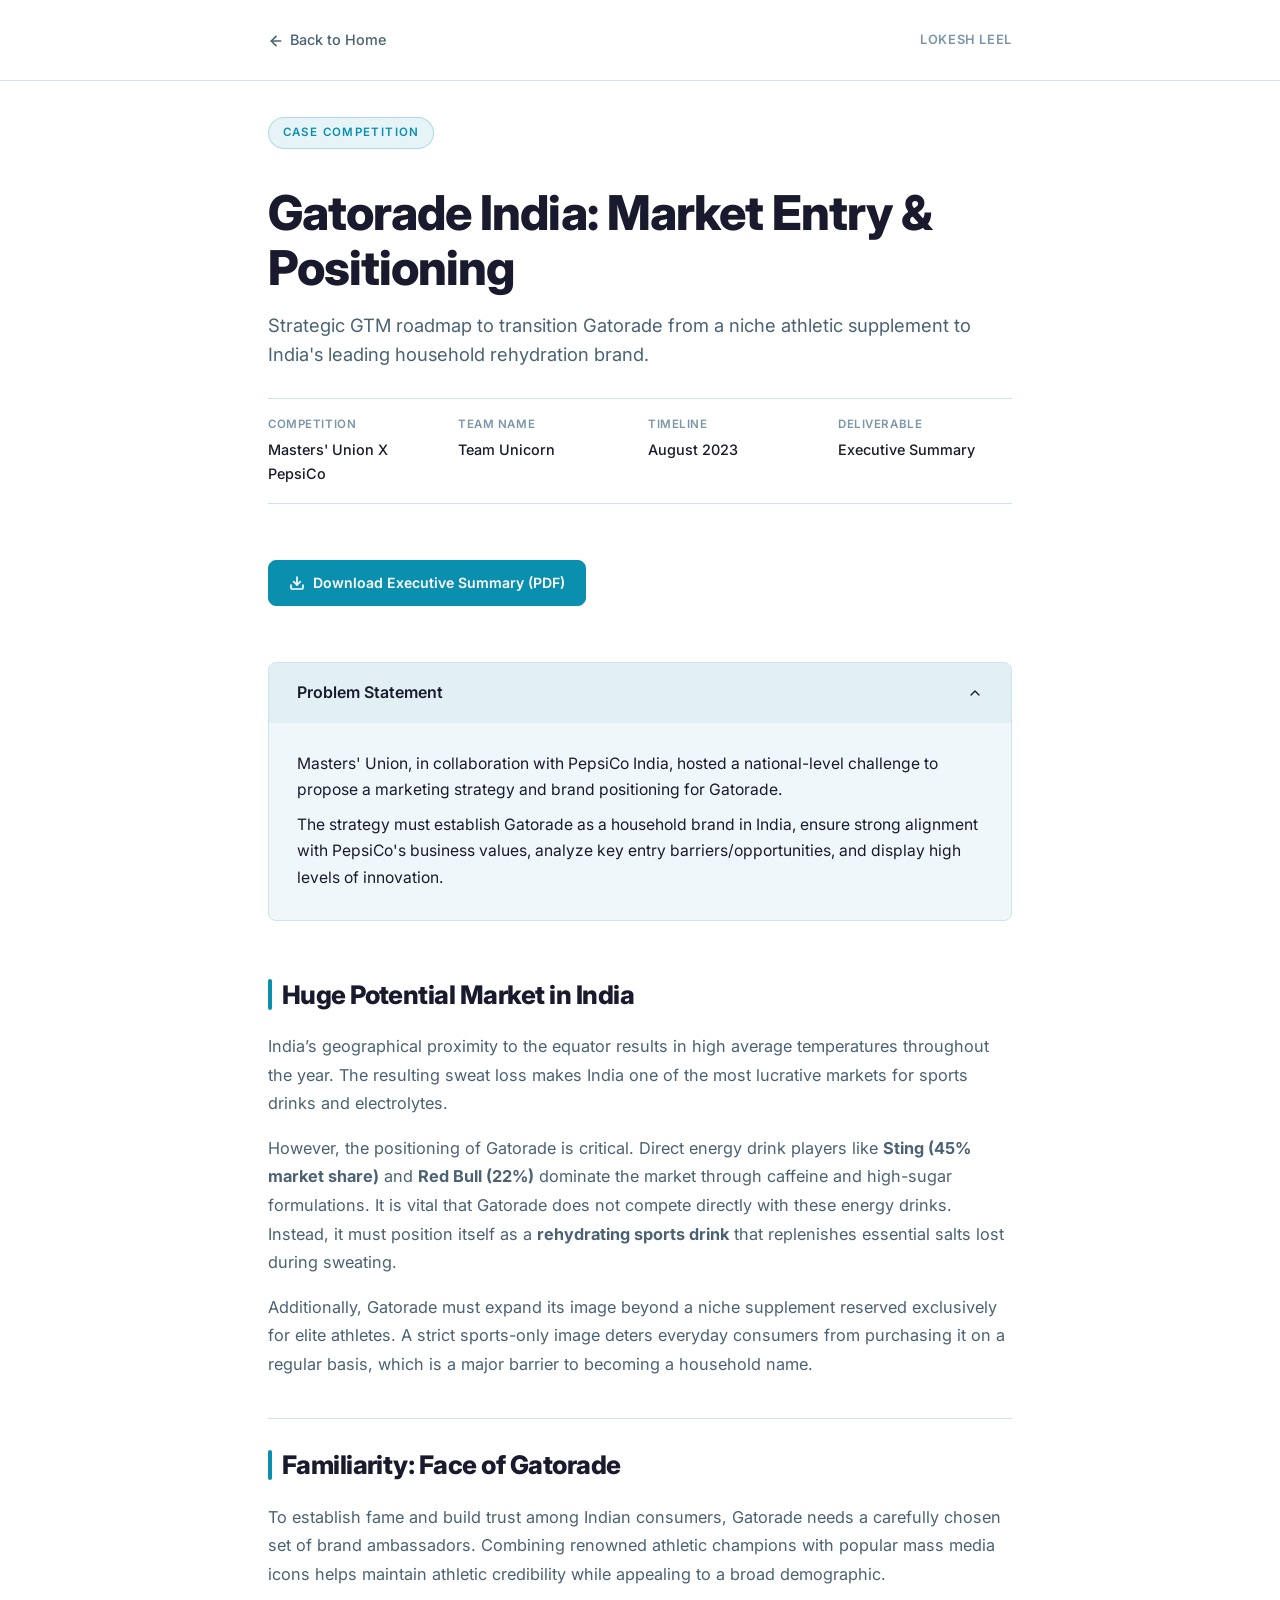
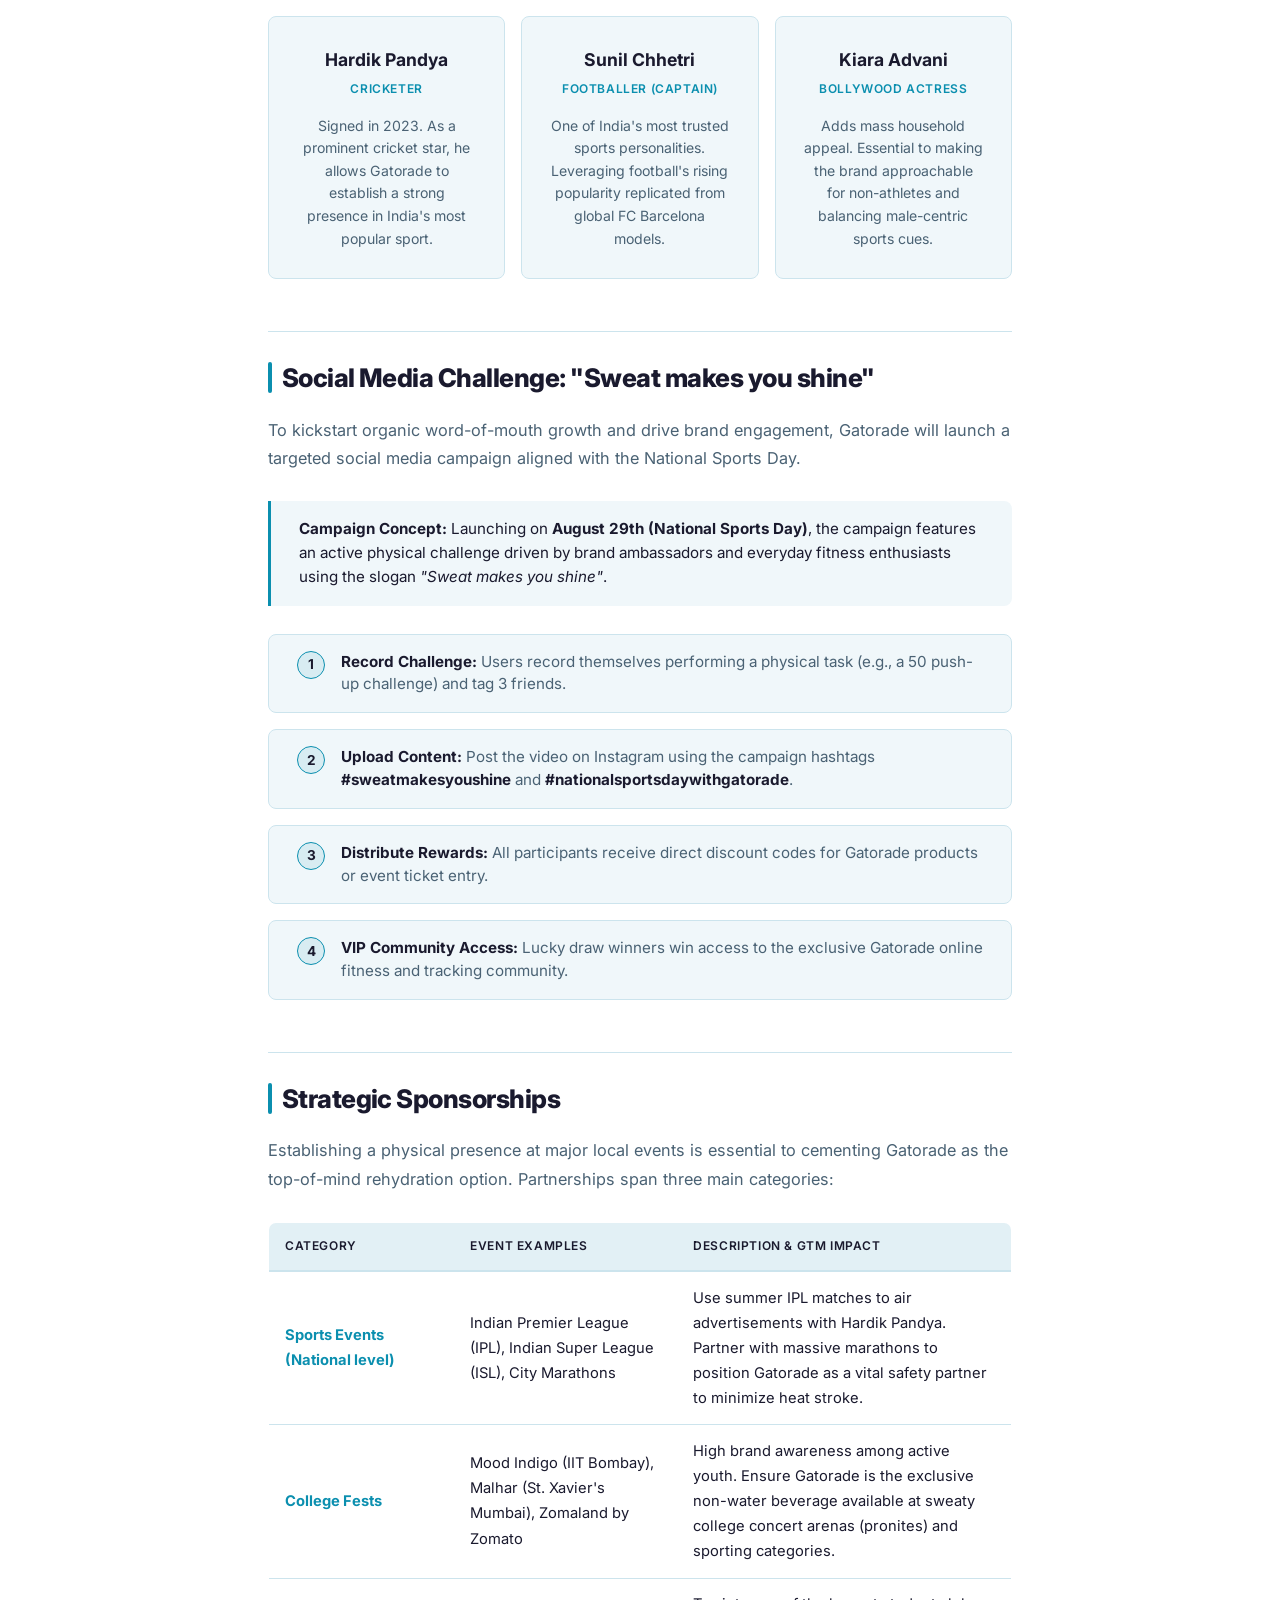
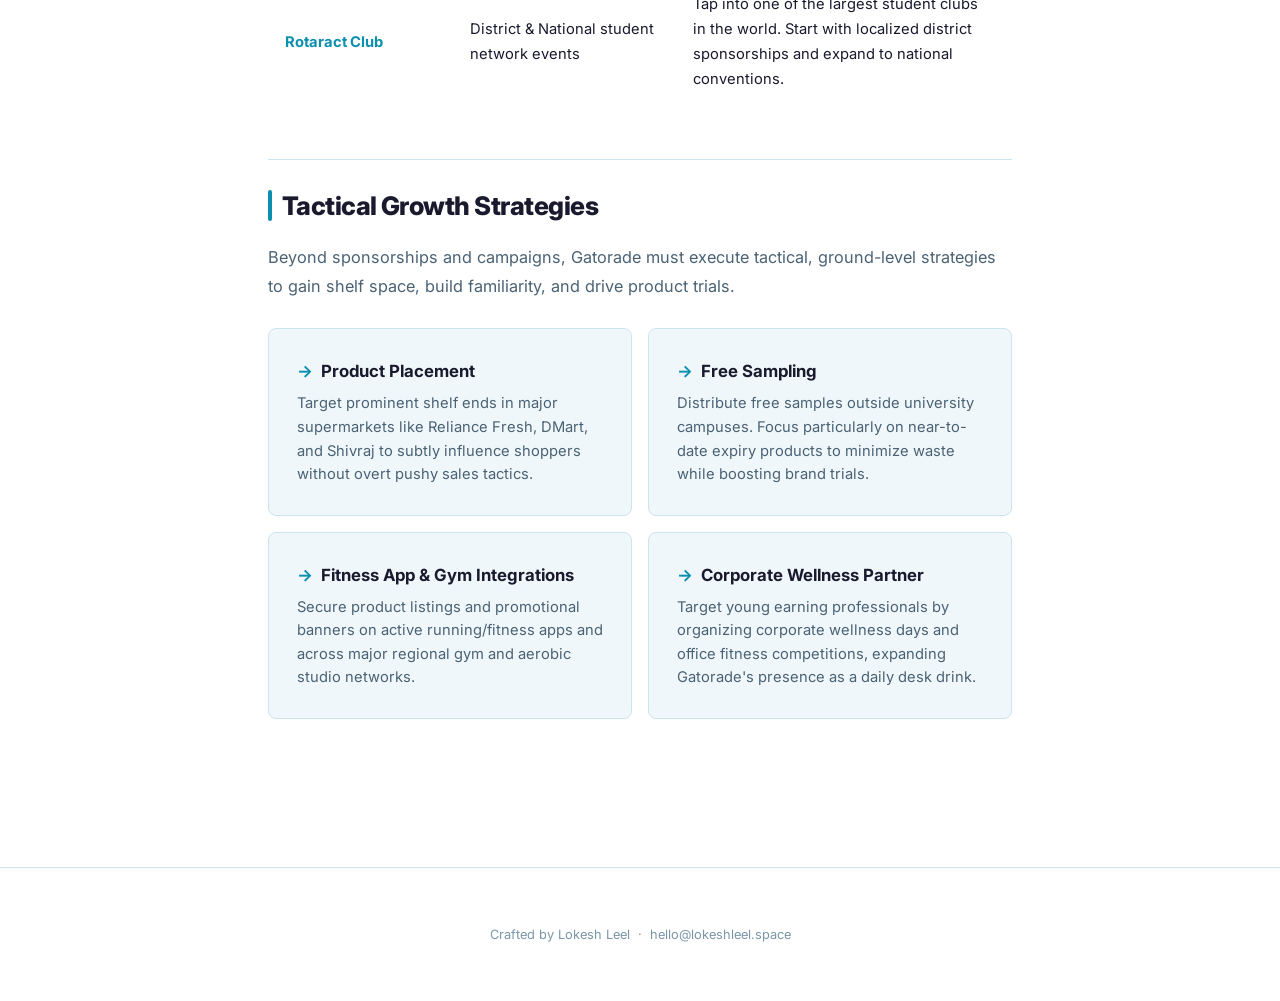
<file: casestudy02/index.html>
<!DOCTYPE html>
<html lang="en">
<head>
  <meta charset="UTF-8" />
  <meta name="viewport" content="width=device-width, initial-scale=1.0" />
  <title>Gatorade India: Market Entry & Positioning — Lokesh Leel</title>
  <meta name="description" content="Market entry strategy and brand positioning for Gatorade in India, developed for the Masters' Union X PepsiCo Challenge." />
  <link rel="preconnect" href="https://fonts.googleapis.com" />
  <link rel="preconnect" href="https://fonts.gstatic.com" crossorigin />
  <link href="https://fonts.googleapis.com/css2?family=Inter:wght@400;500;600;700;800&display=swap" rel="stylesheet" />
  <link rel="stylesheet" href="../style.css" />
  <style>
    /* Premium Page-Specific Styling */
    .case-container {
      max-width: 800px;
      margin: 0 auto;
      padding: 0 var(--space-md);
    }
    
    .meta-grid {
      display: grid;
      grid-template-columns: repeat(2, 1fr);
      gap: var(--space-sm);
      margin: var(--space-md) 0 var(--space-lg);
      padding: var(--space-sm) 0;
      border-top: 1px solid var(--border);
      border-bottom: 1px solid var(--border);
    }
    
    @media (min-width: 560px) {
      .meta-grid {
        grid-template-columns: repeat(4, 1fr);
      }
    }
    
    .meta-item {
      display: flex;
      flex-direction: column;
    }
    
    .meta-label {
      font-size: 0.72rem;
      font-weight: 600;
      text-transform: uppercase;
      color: var(--text-muted);
      letter-spacing: 0.05em;
      margin-bottom: 0.2rem;
    }
    
    .meta-value {
      font-size: 0.9rem;
      font-weight: 500;
      color: var(--text-primary);
    }

    .action-row {
      display: flex;
      gap: var(--space-sm);
      margin-bottom: var(--space-lg);
      flex-wrap: wrap;
    }

    .btn {
      display: inline-flex;
      align-items: center;
      gap: 0.5rem;
      font-size: 0.88rem;
      font-weight: 600;
      text-decoration: none;
      padding: 0.65rem 1.25rem;
      border-radius: var(--radius-sm);
      transition: all var(--transition);
      cursor: pointer;
    }

    .btn-primary {
      background: var(--accent);
      color: #fff;
      border: 1px solid var(--accent);
    }

    .btn-primary:hover {
      opacity: 0.9;
      transform: translateY(-2px);
      box-shadow: 0 4px 12px rgba(108, 99, 255, 0.3);
    }

    .case-section {
      padding: 1.5rem 0;
      margin-bottom: 0;
    }

    .case-section h2 {
      font-size: 1.6rem;
      font-weight: 800;
      letter-spacing: -0.02em;
      color: var(--text-primary);
      margin-top: 0;
      margin-bottom: var(--space-sm);
      display: flex;
      align-items: center;
      gap: 0.6rem;
    }

    .case-section h2::before {
      content: "";
      display: inline-block;
      width: 4px;
      height: 1.2em;
      background: var(--accent);
      border-radius: 2px;
    }

    .case-section h3 {
      font-size: 1.2rem;
      font-weight: 700;
      color: var(--text-primary);
      margin-top: var(--space-md);
      margin-bottom: 0.5rem;
    }

    .case-section p {
      color: var(--text-secondary);
      font-size: 1.02rem;
      line-height: 1.75;
      margin-bottom: var(--space-sm);
    }

    /* Collapsible Problem Statement Toggle */
    .toggle-container {
      background: var(--surface);
      border: 1px solid var(--border);
      border-radius: var(--radius-sm);
      margin: var(--space-md) 0;
      overflow: hidden;
    }

    .toggle-header {
      padding: var(--space-sm) var(--space-md);
      background: var(--surface-hover);
      display: flex;
      justify-content: space-between;
      align-items: center;
      cursor: pointer;
      user-select: none;
      font-weight: 600;
      color: var(--text-primary);
    }

    .toggle-header svg {
      transition: transform 0.22s ease;
    }

    .toggle-container.active .toggle-header svg {
      transform: rotate(180deg);
    }

    .toggle-content {
      padding: 0 var(--space-md);
      max-height: 0;
      overflow: hidden;
      transition: max-height 0.25s ease-out, padding 0.25s ease-out;
    }

    .toggle-container.active .toggle-content {
      padding: var(--space-md);
      max-height: 600px;
    }

    .highlight-box {
      background: var(--surface);
      border-left: 3px solid var(--accent);
      border-radius: 0 var(--radius-sm) var(--radius-sm) 0;
      padding: var(--space-sm) var(--space-md);
      margin: var(--space-md) 0;
    }

    .highlight-box p {
      font-size: 0.95rem;
      color: var(--text-primary);
      line-height: 1.6;
      margin: 0;
    }

    /* Ambassador Cards */
    .ambassador-grid {
      display: grid;
      grid-template-columns: 1fr;
      gap: var(--space-sm);
      margin: var(--space-md) 0;
    }
    
    @media (min-width: 600px) {
      .ambassador-grid {
        grid-template-columns: repeat(3, 1fr);
      }
    }
    
    .ambassador-card {
      background: var(--surface);
      border: 1px solid var(--border);
      border-radius: var(--radius-sm);
      padding: var(--space-md);
      text-align: center;
      transition: transform var(--transition), border-color var(--transition);
    }
    
    .ambassador-card:hover {
      transform: translateY(-2px);
      border-color: var(--accent);
    }
    
    .ambassador-name {
      font-size: 1.1rem;
      font-weight: 700;
      color: var(--text-primary);
      margin-bottom: 0.2rem;
    }
    
    .ambassador-role {
      font-size: 0.75rem;
      font-weight: 600;
      text-transform: uppercase;
      color: var(--accent);
      letter-spacing: 0.05em;
      margin-bottom: var(--space-sm);
    }
    
    .ambassador-desc {
      font-size: 0.88rem;
      color: var(--text-secondary);
      line-height: 1.6;
    }

    /* Table styles */
    .styled-table {
      width: 100%;
      border-collapse: collapse;
      margin: var(--space-md) 0;
      font-size: 0.92rem;
      text-align: left;
      border: 1px solid var(--border);
      border-radius: var(--radius-sm);
      overflow: hidden;
    }
    
    .styled-table th, .styled-table td {
      padding: 0.85rem 1rem;
      border-bottom: 1px solid var(--border);
    }
    
    .styled-table th {
      background: var(--surface-hover);
      color: var(--text-primary);
      font-weight: 600;
      text-transform: uppercase;
      font-size: 0.75rem;
      letter-spacing: 0.05em;
      border-bottom: 2px solid var(--border);
    }
    
    .styled-table tr:last-child td {
      border-bottom: none;
    }
    
    .styled-table td strong {
      color: var(--accent);
    }

    /* Challenge Step styling */
    .step-list {
      margin: var(--space-md) 0;
      display: flex;
      flex-direction: column;
      gap: var(--space-sm);
    }
    
    .step-item {
      display: flex;
      gap: var(--space-sm);
      background: var(--surface);
      border: 1px solid var(--border);
      border-radius: var(--radius-sm);
      padding: var(--space-sm) var(--space-md);
      align-items: flex-start;
    }
    
    .step-num {
      background: var(--accent-dim);
      border: 1px solid var(--accent);
      color: var(--text-primary);
      width: 28px;
      height: 28px;
      border-radius: 50%;
      display: flex;
      align-items: center;
      justify-content: center;
      font-size: 0.85rem;
      font-weight: 700;
      flex-shrink: 0;
    }
    
    .step-text {
      font-size: 0.95rem;
      color: var(--text-secondary);
      line-height: 1.5;
    }
    
    .step-text strong {
      color: var(--text-primary);
    }



    .grid-2col {
      display: grid;
      grid-template-columns: 1fr;
      gap: var(--space-sm);
      margin: var(--space-md) 0;
    }

    @media (min-width: 600px) {
      .grid-2col {
        grid-template-columns: repeat(2, 1fr);
      }
    }

    .strategy-card {
      background: var(--surface);
      border: 1px solid var(--border);
      border-radius: var(--radius-sm);
      padding: var(--space-md);
    }

    .strategy-card h4 {
      font-size: 1.05rem;
      font-weight: 700;
      color: var(--text-primary);
      margin-bottom: 0.4rem;
      display: flex;
      align-items: center;
      gap: 0.5rem;
    }

    .strategy-card h4::before {
      content: "→";
      color: var(--accent);
      font-weight: bold;
    }

    .strategy-card p {
      font-size: 0.92rem;
      color: var(--text-secondary);
      line-height: 1.6;
      margin: 0;
    }

    .back-btn {
      color: var(--text-secondary);
      text-decoration: none;
      font-size: 0.9rem;
      font-weight: 500;
      display: inline-flex;
      align-items: center;
      gap: 0.4rem;
      transition: color var(--transition);
    }
    .back-btn:hover {
      color: var(--text-primary);
    }
  </style>
</head>
<body>
  
  <header style="padding: var(--space-md) 0; border-bottom: 1px solid var(--border);">
    <div class="case-container" style="display: flex; justify-content: space-between; align-items: center;">
      <a href="/" class="back-btn">
        <svg width="16" height="16" viewBox="0 0 24 24" fill="none" stroke="currentColor" stroke-width="2.5" stroke-linecap="round" stroke-linejoin="round" style="margin-top: 1px;"><line x1="19" y1="12" x2="5" y2="12"></line><polyline points="12 19 5 12 12 5"></polyline></svg>
        Back to Home
      </a>
      <span style="font-size: 0.8rem; font-weight: 600; color: var(--text-muted); letter-spacing: 0.05em; text-transform: uppercase;">Lokesh Leel</span>
    </div>
  </header>

  <main style="padding: var(--space-md) 0 var(--space-xl);">
    <div class="case-container">
      
      <!-- HERO SECTION -->
      <span class="hero-tag fade-up" style="display: inline-block; margin-top: var(--space-xs);">Case Competition</span>
      <h1 class="fade-up" style="font-size: clamp(2rem, 5vw, 3rem); font-weight: 800; line-height: 1.15; letter-spacing: -0.02em; margin-top: var(--space-xs); margin-bottom: var(--space-sm);">
        Gatorade India: Market Entry & Positioning
      </h1>
      <p class="fade-up" style="color: var(--text-secondary); font-size: 1.15rem; margin-bottom: var(--space-md); max-width: 720px; line-height: 1.6;">
        Strategic GTM roadmap to transition Gatorade from a niche athletic supplement to India's leading household rehydration brand.
      </p>

      <!-- METADATA -->
      <div class="meta-grid fade-up">
        <div class="meta-item">
          <span class="meta-label">Competition</span>
          <span class="meta-value">Masters' Union X PepsiCo</span>
        </div>
        <div class="meta-item">
          <span class="meta-label">Team Name</span>
          <span class="meta-value">Team Unicorn</span>
        </div>
        <div class="meta-item">
          <span class="meta-label">Timeline</span>
          <span class="meta-value">August 2023</span>
        </div>
        <div class="meta-item">
          <span class="meta-label">Deliverable</span>
          <span class="meta-value">Executive Summary</span>
        </div>
      </div>

      <!-- ACTION BUTTONS -->
      <div class="action-row fade-up">
        <a href="gatorade-to-india.pdf" download="Team Unicorn - Gatorade to India.pdf" class="btn btn-primary">
          <svg width="16" height="16" viewBox="0 0 24 24" fill="none" stroke="currentColor" stroke-width="2.5" stroke-linecap="round" stroke-linejoin="round"><path d="M21 15v4a2 2 0 0 1-2 2H5a2 2 0 0 1-2-2v-4"></path><polyline points="7 10 12 15 17 10"></polyline><line x1="12" y1="15" x2="12" y2="3"></line></svg>
          Download Executive Summary (PDF)
        </a>
      </div>

      <!-- PROBLEM STATEMENT TOGGLE -->
      <div class="toggle-container active" id="problem-statement-toggle">
        <div class="toggle-header" onclick="document.getElementById('problem-statement-toggle').classList.toggle('active')">
          <span>Problem Statement</span>
          <svg width="16" height="16" viewBox="0 0 24 24" fill="none" stroke="currentColor" stroke-width="2" stroke-linecap="round" stroke-linejoin="round"><polyline points="6 9 12 15 18 9"></polyline></svg>
        </div>
        <div class="toggle-content">
          <p style="margin: 0; font-size: 0.98rem; line-height: 1.7;">
            Masters' Union, in collaboration with PepsiCo India, hosted a national-level challenge to propose a marketing strategy and brand positioning for Gatorade.
          </p>
          <p style="margin: var(--space-xs) 0 0 0; font-size: 0.98rem; line-height: 1.7;">
            The strategy must establish Gatorade as a household brand in India, ensure strong alignment with PepsiCo's business values, analyze key entry barriers/opportunities, and display high levels of innovation.
          </p>
        </div>
      </div>

      <!-- SECTION 1 -->
      <section class="case-section fade-up">
        <h2>Huge Potential Market in India</h2>
        <p>
          India’s geographical proximity to the equator results in high average temperatures throughout the year. The resulting sweat loss makes India one of the most lucrative markets for sports drinks and electrolytes.
        </p>
        <p>
          However, the positioning of Gatorade is critical. Direct energy drink players like <strong>Sting (45% market share)</strong> and <strong>Red Bull (22%)</strong> dominate the market through caffeine and high-sugar formulations. It is vital that Gatorade does not compete directly with these energy drinks. Instead, it must position itself as a <strong>rehydrating sports drink</strong> that replenishes essential salts lost during sweating.
        </p>
        <p>
          Additionally, Gatorade must expand its image beyond a niche supplement reserved exclusively for elite athletes. A strict sports-only image deters everyday consumers from purchasing it on a regular basis, which is a major barrier to becoming a household name.
        </p>


      </section>

      <!-- SECTION 2 -->
      <section class="case-section fade-up">
        <h2>Familiarity: Face of Gatorade</h2>
        <p>
          To establish fame and build trust among Indian consumers, Gatorade needs a carefully chosen set of brand ambassadors. Combining renowned athletic champions with popular mass media icons helps maintain athletic credibility while appealing to a broad demographic.
        </p>

        <div class="ambassador-grid">
          <div class="ambassador-card">
            <div class="ambassador-name">Hardik Pandya</div>
            <div class="ambassador-role">Cricketer</div>
            <div class="ambassador-desc">
              Signed in 2023. As a prominent cricket star, he allows Gatorade to establish a strong presence in India's most popular sport.
            </div>
          </div>
          <div class="ambassador-card">
            <div class="ambassador-name">Sunil Chhetri</div>
            <div class="ambassador-role">Footballer (Captain)</div>
            <div class="ambassador-desc">
              One of India's most trusted sports personalities. Leveraging football's rising popularity replicated from global FC Barcelona models.
            </div>
          </div>
          <div class="ambassador-card">
            <div class="ambassador-name">Kiara Advani</div>
            <div class="ambassador-role">Bollywood Actress</div>
            <div class="ambassador-desc">
              Adds mass household appeal. Essential to making the brand approachable for non-athletes and balancing male-centric sports cues.
            </div>
          </div>
        </div>
      </section>

      <!-- SECTION 3 -->
      <section class="case-section fade-up">
        <h2>Social Media Challenge: "Sweat makes you shine"</h2>
        <p>
          To kickstart organic word-of-mouth growth and drive brand engagement, Gatorade will launch a targeted social media campaign aligned with the National Sports Day.
        </p>

        <div class="highlight-box">
          <p>
            <strong>Campaign Concept:</strong> Launching on <strong>August 29th (National Sports Day)</strong>, the campaign features an active physical challenge driven by brand ambassadors and everyday fitness enthusiasts using the slogan <em>"Sweat makes you shine"</em>.
          </p>
        </div>

        <div class="step-list">
          <div class="step-item">
            <div class="step-num">1</div>
            <div class="step-text"><strong>Record Challenge:</strong> Users record themselves performing a physical task (e.g., a 50 push-up challenge) and tag 3 friends.</div>
          </div>
          <div class="step-item">
            <div class="step-num">2</div>
            <div class="step-text"><strong>Upload Content:</strong> Post the video on Instagram using the campaign hashtags <strong>#sweatmakesyoushine</strong> and <strong>#nationalsportsdaywithgatorade</strong>.</div>
          </div>
          <div class="step-item">
            <div class="step-num">3</div>
            <div class="step-text"><strong>Distribute Rewards:</strong> All participants receive direct discount codes for Gatorade products or event ticket entry.</div>
          </div>
          <div class="step-item">
            <div class="step-num">4</div>
            <div class="step-text"><strong>VIP Community Access:</strong> Lucky draw winners win access to the exclusive Gatorade online fitness and tracking community.</div>
          </div>
        </div>


      </section>

      <!-- SECTION 4 -->
      <section class="case-section fade-up">
        <h2>Strategic Sponsorships</h2>
        <p>
          Establishing a physical presence at major local events is essential to cementing Gatorade as the top-of-mind rehydration option. Partnerships span three main categories:
        </p>

        <table class="styled-table">
          <thead>
            <tr>
              <th style="width: 25%;">Category</th>
              <th style="width: 30%;">Event Examples</th>
              <th>Description & GTM Impact</th>
            </tr>
          </thead>
          <tbody>
            <tr>
              <td><strong>Sports Events (National level)</strong></td>
              <td>Indian Premier League (IPL), Indian Super League (ISL), City Marathons</td>
              <td>Use summer IPL matches to air advertisements with Hardik Pandya. Partner with massive marathons to position Gatorade as a vital safety partner to minimize heat stroke.</td>
            </tr>
            <tr>
              <td><strong>College Fests</strong></td>
              <td>Mood Indigo (IIT Bombay), Malhar (St. Xavier's Mumbai), Zomaland by Zomato</td>
              <td>High brand awareness among active youth. Ensure Gatorade is the exclusive non-water beverage available at sweaty college concert arenas (pronites) and sporting categories.</td>
            </tr>
            <tr>
              <td><strong>Rotaract Club</strong></td>
              <td>District & National student network events</td>
              <td>Tap into one of the largest student clubs in the world. Start with localized district sponsorships and expand to national conventions.</td>
            </tr>
          </tbody>
        </table>
      </section>

      <!-- SECTION 5 -->
      <section class="case-section fade-up">
        <h2>Tactical Growth Strategies</h2>
        <p>
          Beyond sponsorships and campaigns, Gatorade must execute tactical, ground-level strategies to gain shelf space, build familiarity, and drive product trials.
        </p>

        <div class="grid-2col">
          <div class="strategy-card">
            <h4>Product Placement</h4>
            <p>Target prominent shelf ends in major supermarkets like Reliance Fresh, DMart, and Shivraj to subtly influence shoppers without overt pushy sales tactics.</p>
          </div>
          <div class="strategy-card">
            <h4>Free Sampling</h4>
            <p>Distribute free samples outside university campuses. Focus particularly on near-to-date expiry products to minimize waste while boosting brand trials.</p>
          </div>
          <div class="strategy-card">
            <h4>Fitness App & Gym Integrations</h4>
            <p>Secure product listings and promotional banners on active running/fitness apps and across major regional gym and aerobic studio networks.</p>
          </div>
          <div class="strategy-card">
            <h4>Corporate Wellness Partner</h4>
            <p>Target young earning professionals by organizing corporate wellness days and office fitness competitions, expanding Gatorade's presence as a daily desk drink.</p>
          </div>
        </div>


      </section>

    </div>
  </main>

  <footer>
    <div class="case-container">
      <p>
        Crafted by <a href="https://www.linkedin.com/in/leellokesh/" target="_blank" rel="noopener noreferrer">Lokesh Leel</a>
        &nbsp;·&nbsp;
        <a href="mailto:hello@lokeshleel.space">hello@lokeshleel.space</a>
      </p>
    </div>
  </footer>
</body>
</html>
</file>
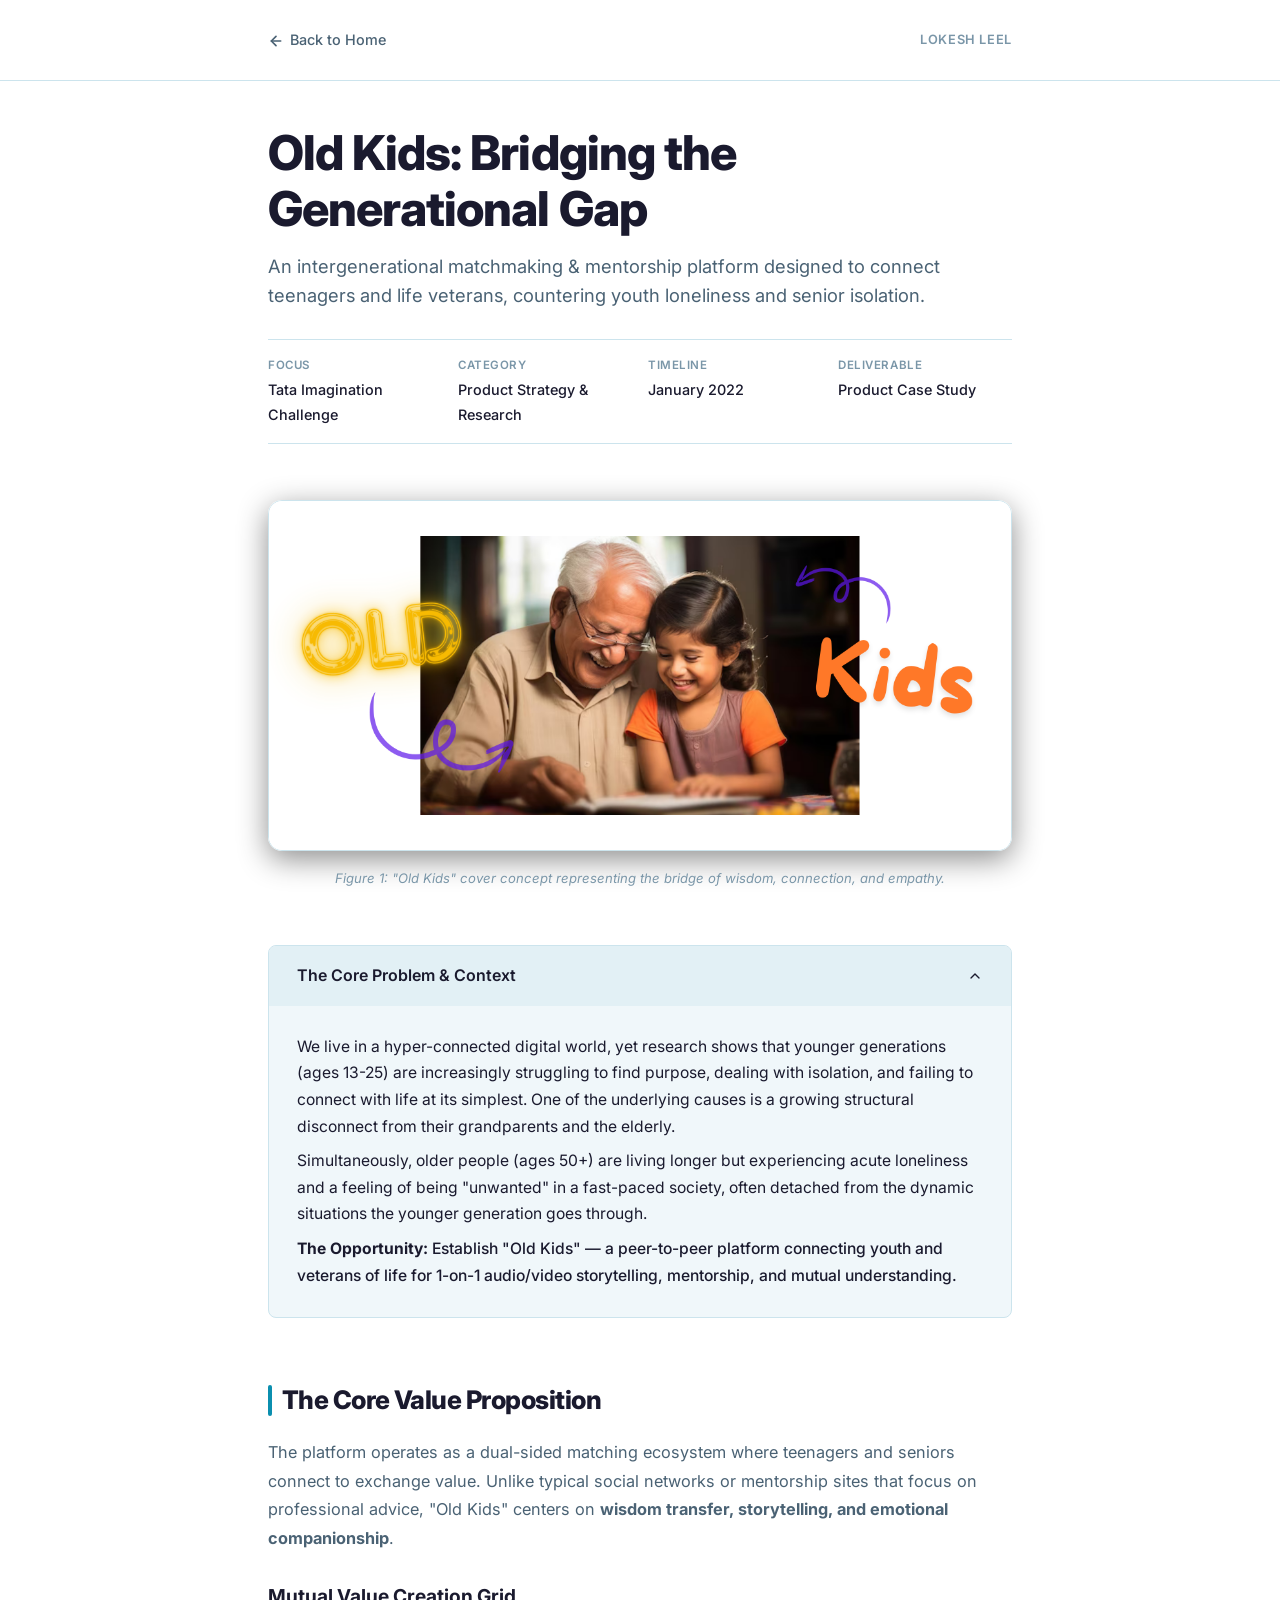
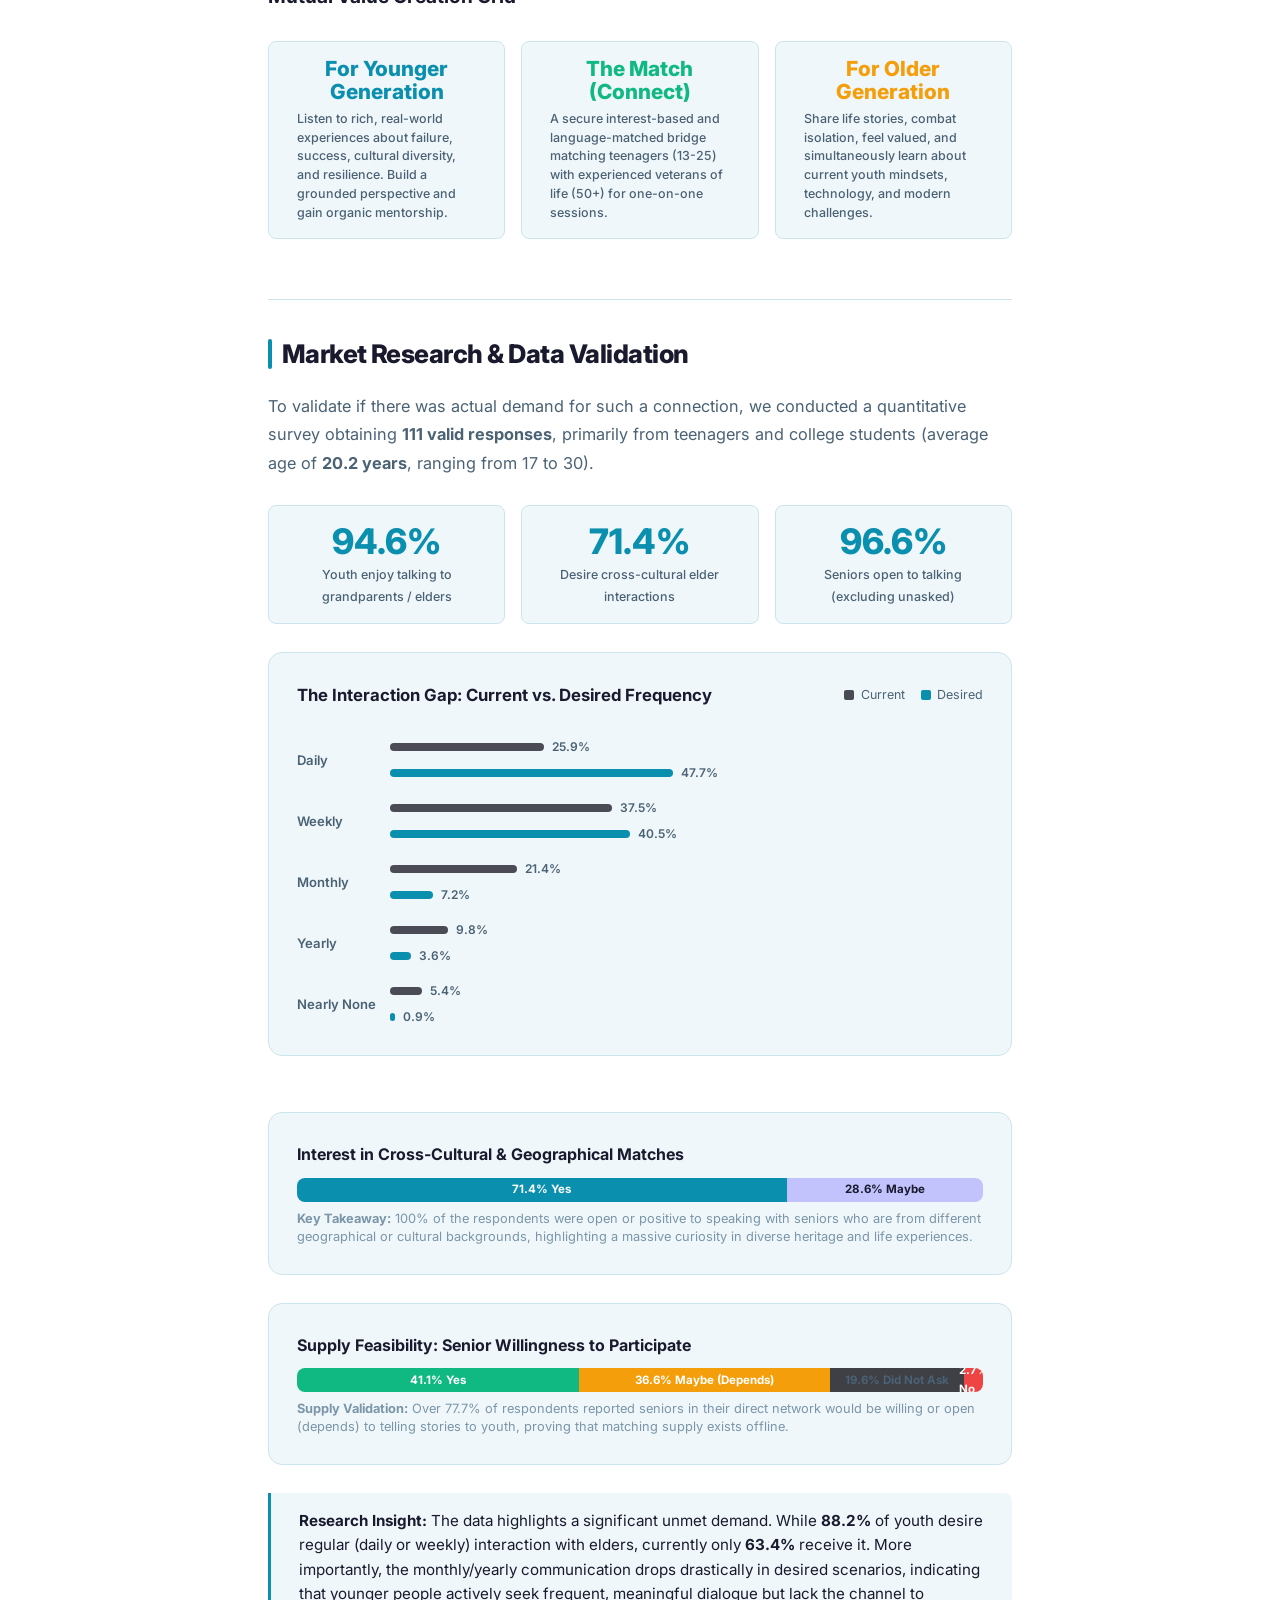
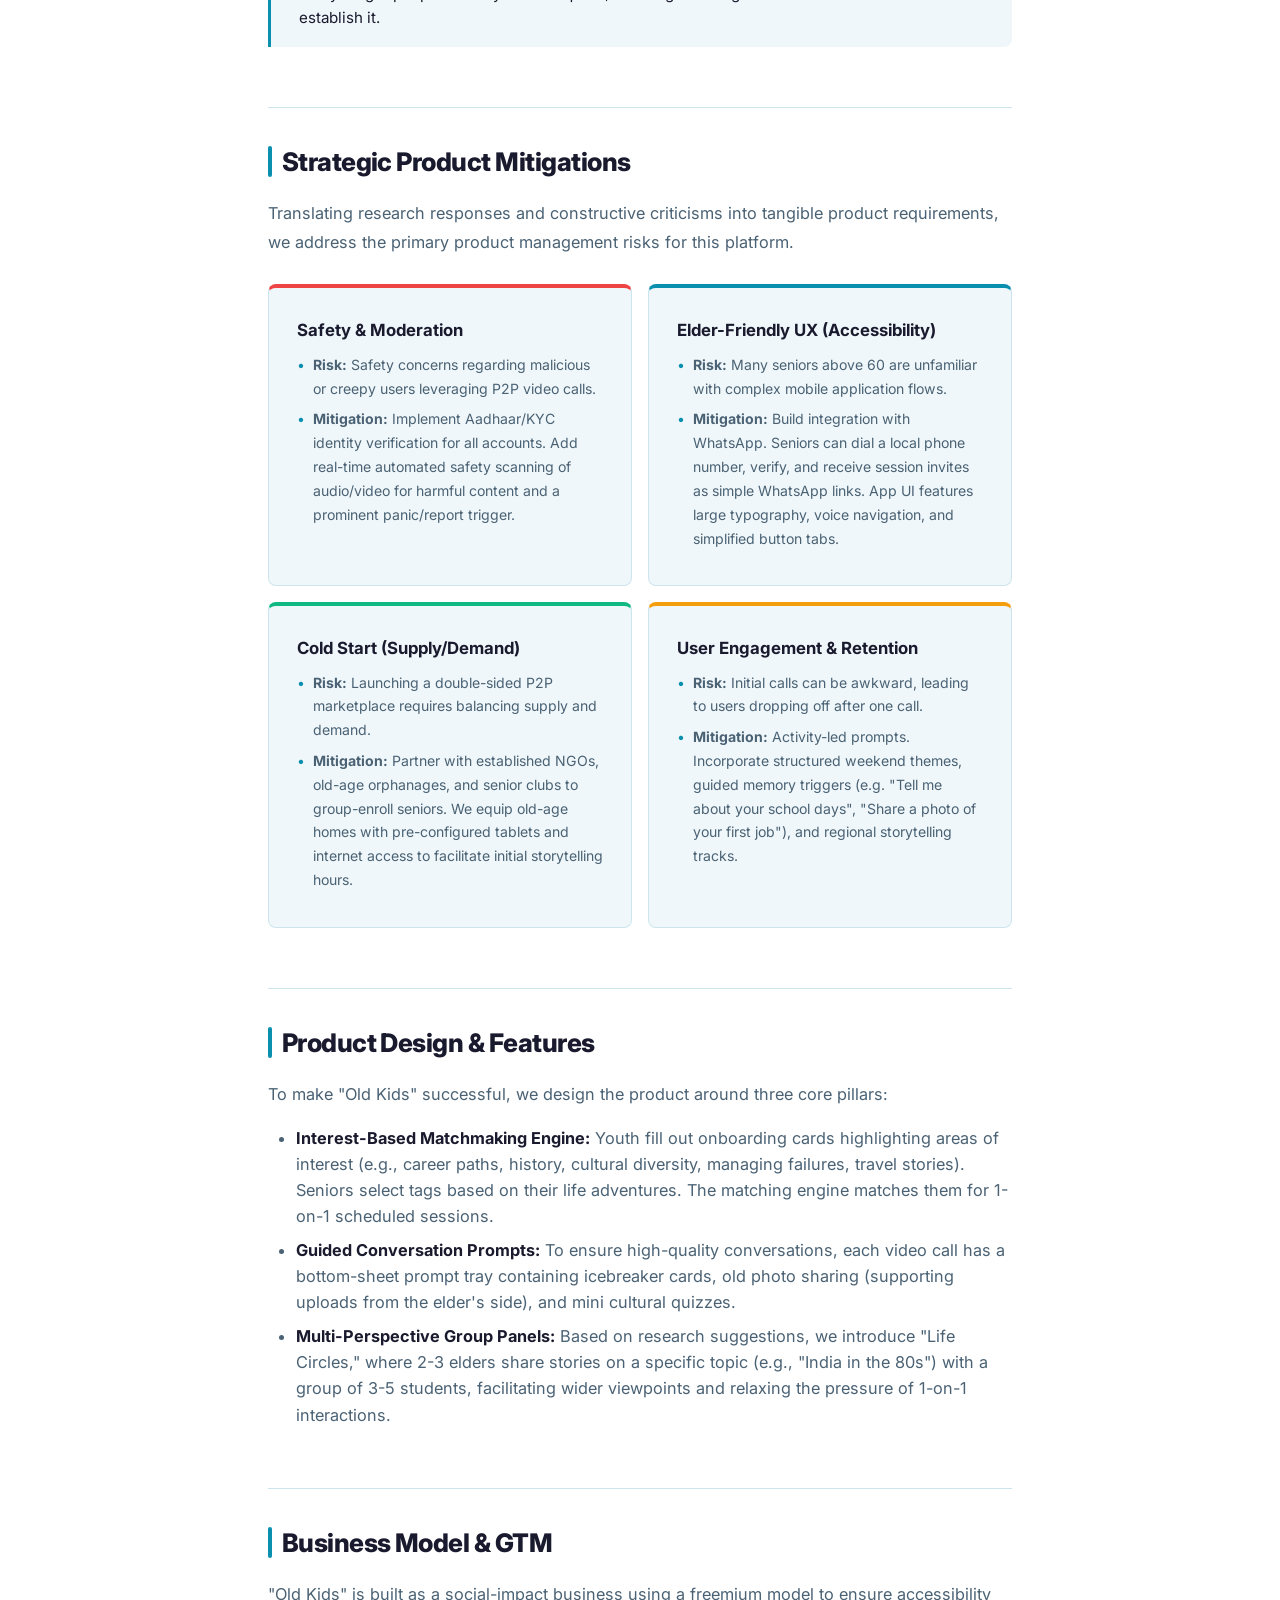
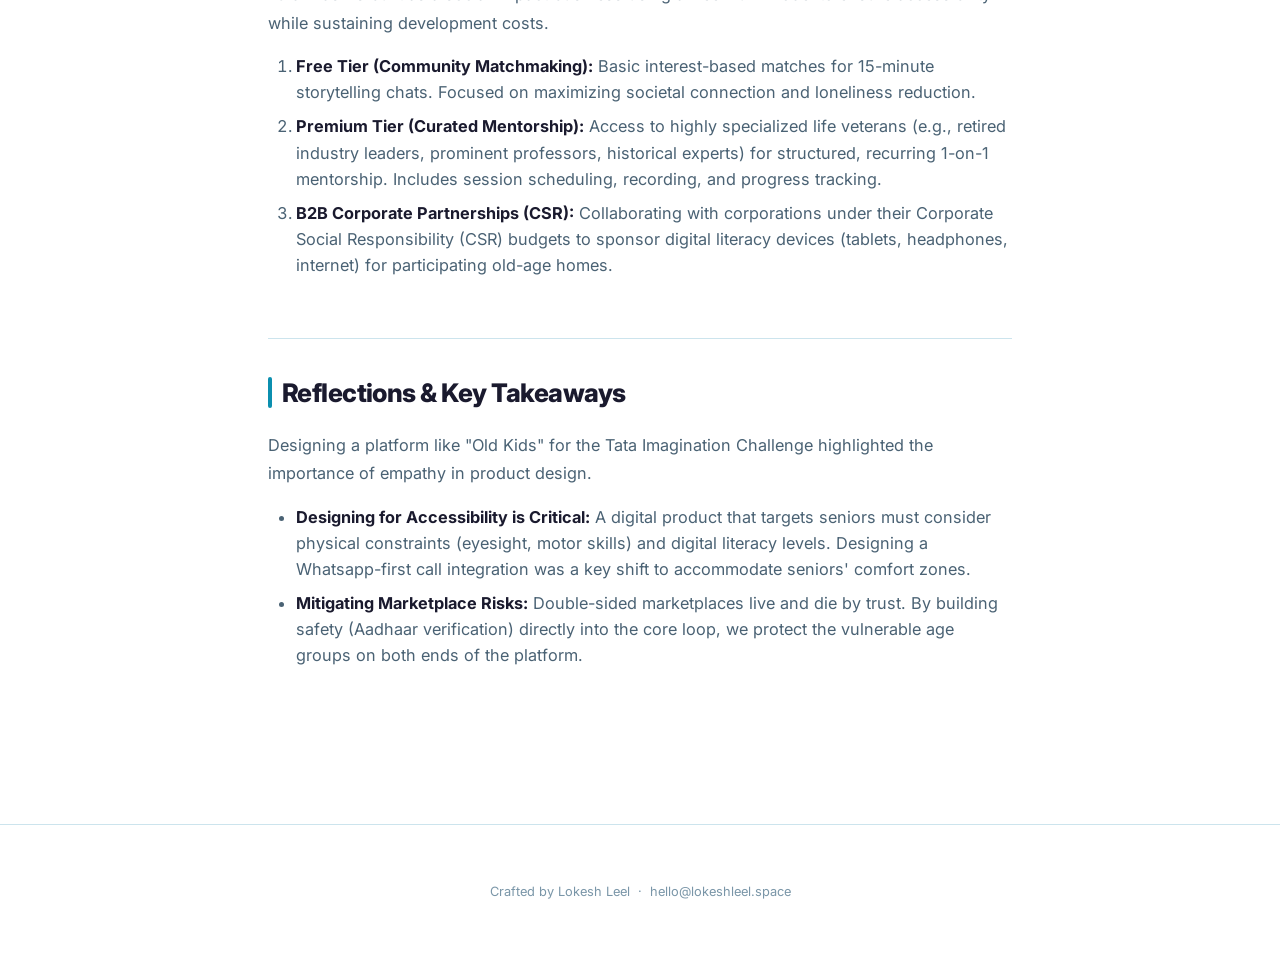
<file: casestudy03/index.html>
<!DOCTYPE html>
<html lang="en">
<head>
  <meta charset="UTF-8" />
  <meta name="viewport" content="width=device-width, initial-scale=1.0" />
  <title>Old Kids: Bridging the Generational Gap — Lokesh Leel</title>
  <meta name="description" content="Strategic design and market research for 'Old Kids', a peer-to-peer intergenerational mentorship platform designed for the Tata Imagination Challenge." />
  <link rel="preconnect" href="https://fonts.googleapis.com" />
  <link rel="preconnect" href="https://fonts.gstatic.com" crossorigin />
  <link href="https://fonts.googleapis.com/css2?family=Inter:wght@400;500;600;700;800&display=swap" rel="stylesheet" />
  <link rel="stylesheet" href="../style.css" />
  <style>
    /* Premium Page-Specific Styling */
    .case-container {
      max-width: 800px;
      margin: 0 auto;
      padding: 0 var(--space-md);
    }
    
    .meta-grid {
      display: grid;
      grid-template-columns: repeat(2, 1fr);
      gap: var(--space-sm);
      margin: var(--space-md) 0 var(--space-lg);
      padding: var(--space-sm) 0;
      border-top: 1px solid var(--border);
      border-bottom: 1px solid var(--border);
    }
    
    @media (min-width: 560px) {
      .meta-grid {
        grid-template-columns: repeat(4, 1fr);
      }
    }
    
    .meta-item {
      display: flex;
      flex-direction: column;
    }
    
    .meta-label {
      font-size: 0.72rem;
      font-weight: 600;
      text-transform: uppercase;
      color: var(--text-muted);
      letter-spacing: 0.05em;
      margin-bottom: 0.2rem;
    }
    
    .meta-value {
      font-size: 0.9rem;
      font-weight: 500;
      color: var(--text-primary);
    }

    .case-section {
      padding: 2rem 0;
      margin-bottom: 0;
    }

    .case-section h2 {
      font-size: 1.6rem;
      font-weight: 800;
      letter-spacing: -0.02em;
      color: var(--text-primary);
      margin-top: 0;
      margin-bottom: var(--space-sm);
      display: flex;
      align-items: center;
      gap: 0.6rem;
    }

    .case-section h2::before {
      content: "";
      display: inline-block;
      width: 4px;
      height: 1.2em;
      background: var(--accent);
      border-radius: 2px;
    }

    .case-section h3 {
      font-size: 1.2rem;
      font-weight: 700;
      color: var(--text-primary);
      margin-top: var(--space-md);
      margin-bottom: 0.5rem;
    }

    .case-section p {
      color: var(--text-secondary);
      font-size: 1.02rem;
      line-height: 1.75;
      margin-bottom: var(--space-sm);
    }

    /* Collapsible Problem Statement Toggle */
    .toggle-container {
      background: var(--surface);
      border: 1px solid var(--border);
      border-radius: var(--radius-sm);
      margin: var(--space-md) 0;
      overflow: hidden;
    }

    .toggle-header {
      padding: var(--space-sm) var(--space-md);
      background: var(--surface-hover);
      display: flex;
      justify-content: space-between;
      align-items: center;
      cursor: pointer;
      user-select: none;
      font-weight: 600;
      color: var(--text-primary);
    }

    .toggle-header svg {
      transition: transform 0.22s ease;
    }

    .toggle-container.active .toggle-header svg {
      transform: rotate(180deg);
    }

    .toggle-content {
      padding: 0 var(--space-md);
      max-height: 0;
      overflow: hidden;
      transition: max-height 0.25s ease-out, padding 0.25s ease-out;
    }

    .toggle-container.active .toggle-content {
      padding: var(--space-md);
      max-height: 600px;
    }

    .highlight-box {
      background: var(--surface);
      border-left: 3px solid var(--accent);
      border-radius: 0 var(--radius-sm) var(--radius-sm) 0;
      padding: var(--space-sm) var(--space-md);
      margin: var(--space-md) 0;
    }

    .highlight-box p {
      font-size: 0.95rem;
      color: var(--text-primary);
      line-height: 1.6;
      margin: 0;
    }

    .grid-3col {
      display: grid;
      grid-template-columns: 1fr;
      gap: var(--space-sm);
      margin: var(--space-md) 0;
    }

    @media (min-width: 600px) {
      .grid-3col {
        grid-template-columns: repeat(3, 1fr);
      }
    }

    .metric-card {
      background: var(--surface);
      border: 1px solid var(--border);
      border-radius: var(--radius-sm);
      padding: var(--space-sm) var(--space-md);
      text-align: center;
    }

    .metric-val {
      font-size: 2.2rem;
      font-weight: 800;
      color: var(--accent);
      line-height: 1.1;
      margin-bottom: 0.2rem;
    }

    .metric-lbl {
      font-size: 0.78rem;
      color: var(--text-secondary);
      font-weight: 500;
    }

    .case-img-wrapper {
      margin: var(--space-md) 0 var(--space-lg);
      text-align: center;
    }

    .case-img {
      width: 100%;
      height: auto;
      border-radius: var(--radius-md);
      border: 1px solid var(--border);
      box-shadow: 0 8px 30px rgba(0, 0, 0, 0.45);
      transition: transform 0.3s ease, border-color 0.3s ease;
    }

    .case-img:hover {
      transform: scale(1.01);
      border-color: rgba(108, 99, 255, 0.6);
    }

    .case-caption {
      font-size: 0.82rem;
      color: var(--text-muted);
      margin-top: var(--space-xs);
      font-style: italic;
    }

    .bullet-list, .numbered-list {
      margin: var(--space-sm) 0 var(--space-md) var(--space-md);
      color: var(--text-secondary);
    }

    .bullet-list li, .numbered-list li {
      margin-bottom: 0.5rem;
      line-height: 1.6;
      font-size: 1.02rem;
    }

    .bullet-list strong, .numbered-list strong {
      color: var(--text-primary);
    }

    /* Fixed Back Button Hover */
    .back-btn {
      color: var(--text-secondary);
      text-decoration: none;
      font-size: 0.9rem;
      font-weight: 500;
      display: inline-flex;
      align-items: center;
      gap: 0.4rem;
      transition: color var(--transition);
    }
    .back-btn:hover {
      color: var(--text-primary);
    }

    /* Infographics Styles */
    .chart-container {
      background: var(--surface);
      border: 1px solid var(--border);
      border-radius: var(--radius-md);
      padding: var(--space-md);
      margin: var(--space-md) 0 var(--space-lg);
    }

    .chart-header {
      display: flex;
      justify-content: space-between;
      align-items: center;
      flex-wrap: wrap;
      margin-bottom: var(--space-md);
      gap: var(--space-xs);
    }

    .chart-title {
      font-size: 1.05rem;
      font-weight: 700;
      color: var(--text-primary);
    }

    .chart-legend {
      display: flex;
      gap: var(--space-sm);
      font-size: 0.78rem;
    }

    .legend-item {
      display: flex;
      align-items: center;
      gap: 0.4rem;
      color: var(--text-secondary);
    }

    .legend-color {
      display: inline-block;
      width: 10px;
      height: 10px;
      border-radius: 2px;
    }

    .legend-current { background-color: #4b4b56; }
    .legend-desired { background-color: var(--accent); }

    .chart-rows {
      display: flex;
      flex-direction: column;
      gap: 0.95rem;
    }

    .chart-row {
      display: flex;
      align-items: center;
      gap: var(--space-xs);
    }

    .chart-label {
      width: 85px;
      font-size: 0.82rem;
      color: var(--text-secondary);
      font-weight: 600;
    }

    .chart-bars {
      flex: 1;
      display: flex;
      flex-direction: column;
      gap: 5px;
    }

    .chart-bar-item {
      display: flex;
      align-items: center;
      gap: var(--space-xs);
    }

    .chart-bar {
      height: 8px;
      border-radius: 4px;
      transition: width 1s cubic-bezier(0.1, 0.8, 0.3, 1);
    }

    .bar-current { background-color: #4b4b56; }
    .bar-desired { background-color: var(--accent); }

    .chart-bar-val {
      font-size: 0.75rem;
      font-weight: 600;
      color: var(--text-secondary);
      width: 35px;
    }

    /* Stacked Bar Styling */
    .stacked-bar-container {
      background: var(--surface);
      border: 1px solid var(--border);
      border-radius: var(--radius-md);
      padding: var(--space-md);
      margin: var(--space-sm) 0 var(--space-md);
    }

    .stacked-bar-title {
      font-size: 1rem;
      font-weight: 700;
      color: var(--text-primary);
      margin-bottom: 0.6rem;
    }

    .stacked-bar {
      display: flex;
      height: 24px;
      border-radius: var(--radius-sm);
      overflow: hidden;
      margin-bottom: var(--space-xs);
      font-size: 0.72rem;
      font-weight: 700;
      color: #fff;
    }

    .segment {
      display: flex;
      align-items: center;
      justify-content: center;
      transition: width 1s ease-out;
    }

    .seg-yes { background-color: var(--accent); }
    .seg-maybe { background-color: rgba(108, 99, 255, 0.35); color: var(--text-primary); }
    .seg-no { background-color: #ef4444; }

    .seg-willing { background-color: #10b981; }
    .seg-depends { background-color: #f59e0b; }
    .seg-uninterested { background-color: #ef4444; }
    .seg-unasked { background-color: #3f3f46; color: var(--text-secondary); }

    .stacked-bar-caption {
      font-size: 0.8rem;
      color: var(--text-muted);
      line-height: 1.4;
      margin-top: 0.4rem;
    }

    /* Strategy Grid Styles */
    .strategy-grid {
      display: grid;
      grid-template-columns: 1fr;
      gap: var(--space-sm);
      margin: var(--space-md) 0;
    }

    @media (min-width: 600px) {
      .strategy-grid {
        grid-template-columns: 1fr 1fr;
      }
    }

    .strategy-card {
      background: var(--surface);
      border: 1px solid var(--border);
      border-radius: var(--radius-sm);
      padding: var(--space-md);
      border-top: 4px solid var(--border);
    }

    .strat-risk { border-top-color: #ef4444; }
    .strat-ui { border-top-color: var(--accent); }
    .strat-growth { border-top-color: #10b981; }
    .strat-revenue { border-top-color: #f59e0b; }

    .strategy-title {
      font-size: 1.05rem;
      font-weight: 700;
      margin-bottom: 0.5rem;
      color: var(--text-primary);
    }

    .strategy-card ul {
      list-style-type: none;
      padding-left: 0;
    }

    .strategy-card li {
      font-size: 0.88rem;
      color: var(--text-secondary);
      margin-bottom: 0.4rem;
      position: relative;
      padding-left: 1rem;
    }

    .strategy-card li::before {
      content: "•";
      position: absolute;
      left: 0;
      color: var(--accent);
    }
  </style>
</head>
<body>
  
  <header style="padding: var(--space-md) 0; border-bottom: 1px solid var(--border);">
    <div class="case-container" style="display: flex; justify-content: space-between; align-items: center;">
      <a href="/" class="back-btn">
        <svg width="16" height="16" viewBox="0 0 24 24" fill="none" stroke="currentColor" stroke-width="2.5" stroke-linecap="round" stroke-linejoin="round" style="margin-top: 1px;"><line x1="19" y1="12" x2="5" y2="12"></line><polyline points="12 19 5 12 12 5"></polyline></svg>
        Back to Home
      </a>
      <span style="font-size: 0.8rem; font-weight: 600; color: var(--text-muted); letter-spacing: 0.05em; text-transform: uppercase;">Lokesh Leel</span>
    </div>
  </header>

  <main style="padding: var(--space-md) 0 var(--space-xl);">
    <div class="case-container">
      
      <!-- HERO SECTION -->
      <h1 class="fade-up" style="font-size: clamp(2rem, 5vw, 3rem); font-weight: 800; line-height: 1.15; letter-spacing: -0.02em; margin-top: var(--space-sm); margin-bottom: var(--space-sm);">
        Old Kids: Bridging the Generational Gap
      </h1>
      <p class="fade-up" style="color: var(--text-secondary); font-size: 1.15rem; margin-bottom: var(--space-md); max-width: 720px; line-height: 1.6;">
        An intergenerational matchmaking & mentorship platform designed to connect teenagers and life veterans, countering youth loneliness and senior isolation.
      </p>

      <!-- METADATA -->
      <div class="meta-grid fade-up">
        <div class="meta-item">
          <span class="meta-label">Focus</span>
          <span class="meta-value">Tata Imagination Challenge</span>
        </div>
        <div class="meta-item">
          <span class="meta-label">Category</span>
          <span class="meta-value">Product Strategy & Research</span>
        </div>
        <div class="meta-item">
          <span class="meta-label">Timeline</span>
          <span class="meta-value">January 2022</span>
        </div>
        <div class="meta-item">
          <span class="meta-label">Deliverable</span>
          <span class="meta-value">Product Case Study</span>
        </div>
      </div>

      <!-- HERO BANNERS -->
      <div class="case-img-wrapper fade-up">
        <img src="images/old-kids-hero.png" alt="Old Kids concept showing grandfather and child sharing stories" class="case-img">
        <div class="case-caption">Figure 1: "Old Kids" cover concept representing the bridge of wisdom, connection, and empathy.</div>
      </div>

      <!-- PROBLEM STATEMENT TOGGLE -->
      <div class="toggle-container active" id="problem-statement-toggle">
        <div class="toggle-header" onclick="document.getElementById('problem-statement-toggle').classList.toggle('active')">
          <span>The Core Problem & Context</span>
          <svg width="16" height="16" viewBox="0 0 24 24" fill="none" stroke="currentColor" stroke-width="2" stroke-linecap="round" stroke-linejoin="round"><polyline points="6 9 12 15 18 9"></polyline></svg>
        </div>
        <div class="toggle-content">
          <p style="margin: 0; font-size: 0.98rem; line-height: 1.7;">
            We live in a hyper-connected digital world, yet research shows that younger generations (ages 13-25) are increasingly struggling to find purpose, dealing with isolation, and failing to connect with life at its simplest. One of the underlying causes is a growing structural disconnect from their grandparents and the elderly.
          </p>
          <p style="margin: var(--space-xs) 0 0 0; font-size: 0.98rem; line-height: 1.7;">
            Simultaneously, older people (ages 50+) are living longer but experiencing acute loneliness and a feeling of being "unwanted" in a fast-paced society, often detached from the dynamic situations the younger generation goes through.
          </p>
          <p style="margin: var(--space-xs) 0 0 0; font-size: 0.98rem; line-height: 1.7; font-weight: 500;">
            <strong>The Opportunity:</strong> Establish "Old Kids" — a peer-to-peer platform connecting youth and veterans of life for 1-on-1 audio/video storytelling, mentorship, and mutual understanding.
          </p>
        </div>
      </div>

      <!-- SECTION 1: THE CORE VALUE PROPOSITION -->
      <section class="case-section fade-up">
        <h2>The Core Value Proposition</h2>
        <p>
          The platform operates as a dual-sided matching ecosystem where teenagers and seniors connect to exchange value. Unlike typical social networks or mentorship sites that focus on professional advice, "Old Kids" centers on <strong>wisdom transfer, storytelling, and emotional companionship</strong>.
        </p>
        
        <h3 style="margin-top: var(--space-md);">Mutual Value Creation Grid</h3>
        <div class="grid-3col">
          <div class="metric-card">
            <div class="metric-val" style="font-size: 1.3rem; margin-bottom: 0.4rem;">For Younger Generation</div>
            <div class="metric-lbl" style="text-align: left; line-height: 1.5;">
              Listen to rich, real-world experiences about failure, success, cultural diversity, and resilience. Build a grounded perspective and gain organic mentorship.
            </div>
          </div>
          <div class="metric-card">
            <div class="metric-val" style="font-size: 1.3rem; margin-bottom: 0.4rem; color: #10b981;">The Match (Connect)</div>
            <div class="metric-lbl" style="text-align: left; line-height: 1.5;">
              A secure interest-based and language-matched bridge matching teenagers (13-25) with experienced veterans of life (50+) for one-on-one sessions.
            </div>
          </div>
          <div class="metric-card">
            <div class="metric-val" style="font-size: 1.3rem; margin-bottom: 0.4rem; color: #f59e0b;">For Older Generation</div>
            <div class="metric-lbl" style="text-align: left; line-height: 1.5;">
              Share life stories, combat isolation, feel valued, and simultaneously learn about current youth mindsets, technology, and modern challenges.
            </div>
          </div>
        </div>
      </section>

      <!-- SECTION 2: MARKET RESEARCH & DATA VALIDATION -->
      <section class="case-section fade-up">
        <h2>Market Research & Data Validation</h2>
        <p>
          To validate if there was actual demand for such a connection, we conducted a quantitative survey obtaining <strong>111 valid responses</strong>, primarily from teenagers and college students (average age of <strong>20.2 years</strong>, ranging from 17 to 30).
        </p>

        <!-- Circular gauge metrics callout -->
        <div class="grid-3col">
          <div class="metric-card">
            <div class="metric-val">94.6%</div>
            <div class="metric-lbl">Youth enjoy talking to grandparents / elders</div>
          </div>
          <div class="metric-card">
            <div class="metric-val">71.4%</div>
            <div class="metric-lbl">Desire cross-cultural elder interactions</div>
          </div>
          <div class="metric-card">
            <div class="metric-val">96.6%</div>
            <div class="metric-lbl">Seniors open to talking (excluding unasked)</div>
          </div>
        </div>

        <!-- Custom HTML CSS Infographics - Current vs Desired -->
        <div class="chart-container">
          <div class="chart-header">
            <span class="chart-title">The Interaction Gap: Current vs. Desired Frequency</span>
            <div class="chart-legend">
              <div class="legend-item"><span class="legend-color legend-current"></span> Current</div>
              <div class="legend-item"><span class="legend-color legend-desired"></span> Desired</div>
            </div>
          </div>
          
          <div class="chart-rows">
            <!-- Daily -->
            <div class="chart-row">
              <div class="chart-label">Daily</div>
              <div class="chart-bars">
                <div class="chart-bar-item">
                  <div class="chart-bar bar-current" style="width: 25.9%;"></div>
                  <span class="chart-bar-val">25.9%</span>
                </div>
                <div class="chart-bar-item">
                  <div class="chart-bar bar-desired" style="width: 47.7%;"></div>
                  <span class="chart-bar-val">47.7%</span>
                </div>
              </div>
            </div>
            <!-- Weekly -->
            <div class="chart-row">
              <div class="chart-label">Weekly</div>
              <div class="chart-bars">
                <div class="chart-bar-item">
                  <div class="chart-bar bar-current" style="width: 37.5%;"></div>
                  <span class="chart-bar-val">37.5%</span>
                </div>
                <div class="chart-bar-item">
                  <div class="chart-bar bar-desired" style="width: 40.5%;"></div>
                  <span class="chart-bar-val">40.5%</span>
                </div>
              </div>
            </div>
            <!-- Monthly -->
            <div class="chart-row">
              <div class="chart-label">Monthly</div>
              <div class="chart-bars">
                <div class="chart-bar-item">
                  <div class="chart-bar bar-current" style="width: 21.4%;"></div>
                  <span class="chart-bar-val">21.4%</span>
                </div>
                <div class="chart-bar-item">
                  <div class="chart-bar bar-desired" style="width: 7.2%;"></div>
                  <span class="chart-bar-val">7.2%</span>
                </div>
              </div>
            </div>
            <!-- Yearly -->
            <div class="chart-row">
              <div class="chart-label">Yearly</div>
              <div class="chart-bars">
                <div class="chart-bar-item">
                  <div class="chart-bar bar-current" style="width: 9.8%;"></div>
                  <span class="chart-bar-val">9.8%</span>
                </div>
                <div class="chart-bar-item">
                  <div class="chart-bar bar-desired" style="width: 3.6%;"></div>
                  <span class="chart-bar-val">3.6%</span>
                </div>
              </div>
            </div>
            <!-- Nearly None -->
            <div class="chart-row">
              <div class="chart-label">Nearly None</div>
              <div class="chart-bars">
                <div class="chart-bar-item">
                  <div class="chart-bar bar-current" style="width: 5.4%;"></div>
                  <span class="chart-bar-val">5.4%</span>
                </div>
                <div class="chart-bar-item">
                  <div class="chart-bar bar-desired" style="width: 0.9%;"></div>
                  <span class="chart-bar-val">0.9%</span>
                </div>
              </div>
            </div>
          </div>
        </div>

        <!-- Cross-Cultural Stacked Bar -->
        <div class="stacked-bar-container">
          <div class="stacked-bar-title">Interest in Cross-Cultural & Geographical Matches</div>
          <div class="stacked-bar">
            <div class="segment seg-yes" style="width: 71.4%;">71.4% Yes</div>
            <div class="segment seg-maybe" style="width: 28.6%;">28.6% Maybe</div>
          </div>
          <div class="stacked-bar-caption"><strong>Key Takeaway:</strong> 100% of the respondents were open or positive to speaking with seniors who are from different geographical or cultural backgrounds, highlighting a massive curiosity in diverse heritage and life experiences.</div>
        </div>

        <!-- Supply-Side Stacked Bar -->
        <div class="stacked-bar-container">
          <div class="stacked-bar-title">Supply Feasibility: Senior Willingness to Participate</div>
          <div class="stacked-bar">
            <div class="segment seg-willing" style="width: 41.1%;">41.1% Yes</div>
            <div class="segment seg-depends" style="width: 36.6%;">36.6% Maybe (Depends)</div>
            <div class="segment seg-unasked" style="width: 19.6%;">19.6% Did Not Ask</div>
            <div class="segment seg-uninterested" style="width: 2.7%;">2.7% No</div>
          </div>
          <div class="stacked-bar-caption"><strong>Supply Validation:</strong> Over 77.7% of respondents reported seniors in their direct network would be willing or open (depends) to telling stories to youth, proving that matching supply exists offline.</div>
        </div>

        <div class="highlight-box">
          <p>
            <strong>Research Insight:</strong> The data highlights a significant unmet demand. While <strong>88.2%</strong> of youth desire regular (daily or weekly) interaction with elders, currently only <strong>63.4%</strong> receive it. More importantly, the monthly/yearly communication drops drastically in desired scenarios, indicating that younger people actively seek frequent, meaningful dialogue but lack the channel to establish it.
          </p>
        </div>
      </section>

      <!-- SECTION 3: PRODUCT STRATEGY & RISK MITIGATION -->
      <section class="case-section fade-up">
        <h2>Strategic Product Mitigations</h2>
        <p>
          Translating research responses and constructive criticisms into tangible product requirements, we address the primary product management risks for this platform.
        </p>

        <div class="strategy-grid">
          <!-- Safety & Moderation -->
          <div class="strategy-card strat-risk">
            <div class="strategy-title">Safety & Moderation</div>
            <ul>
              <li><strong>Risk:</strong> Safety concerns regarding malicious or creepy users leveraging P2P video calls.</li>
              <li><strong>Mitigation:</strong> Implement Aadhaar/KYC identity verification for all accounts. Add real-time automated safety scanning of audio/video for harmful content and a prominent panic/report trigger.</li>
            </ul>
          </div>
          <!-- Tech Accessibility -->
          <div class="strategy-card strat-ui">
            <div class="strategy-title">Elder-Friendly UX (Accessibility)</div>
            <ul>
              <li><strong>Risk:</strong> Many seniors above 60 are unfamiliar with complex mobile application flows.</li>
              <li><strong>Mitigation:</strong> Build integration with WhatsApp. Seniors can dial a local phone number, verify, and receive session invites as simple WhatsApp links. App UI features large typography, voice navigation, and simplified button tabs.</li>
            </ul>
          </div>
          <!-- Cold Start -->
          <div class="strategy-card strat-growth">
            <div class="strategy-title">Cold Start (Supply/Demand)</div>
            <ul>
              <li><strong>Risk:</strong> Launching a double-sided P2P marketplace requires balancing supply and demand.</li>
              <li><strong>Mitigation:</strong> Partner with established NGOs, old-age orphanages, and senior clubs to group-enroll seniors. We equip old-age homes with pre-configured tablets and internet access to facilitate initial storytelling hours.</li>
            </ul>
          </div>
          <!-- Retention -->
          <div class="strategy-card strat-revenue">
            <div class="strategy-title">User Engagement & Retention</div>
            <ul>
              <li><strong>Risk:</strong> Initial calls can be awkward, leading to users dropping off after one call.</li>
              <li><strong>Mitigation:</strong> Activity-led prompts. Incorporate structured weekend themes, guided memory triggers (e.g. "Tell me about your school days", "Share a photo of your first job"), and regional storytelling tracks.</li>
            </ul>
          </div>
        </div>
      </section>

      <!-- SECTION 4: PRODUCT ARCHITECTURE & FEATURES -->
      <section class="case-section fade-up">
        <h2>Product Design & Features</h2>
        <p>
          To make "Old Kids" successful, we design the product around three core pillars:
        </p>

        <ul class="bullet-list">
          <li><strong>Interest-Based Matchmaking Engine:</strong> Youth fill out onboarding cards highlighting areas of interest (e.g., career paths, history, cultural diversity, managing failures, travel stories). Seniors select tags based on their life adventures. The matching engine matches them for 1-on-1 scheduled sessions.</li>
          <li><strong>Guided Conversation Prompts:</strong> To ensure high-quality conversations, each video call has a bottom-sheet prompt tray containing icebreaker cards, old photo sharing (supporting uploads from the elder's side), and mini cultural quizzes.</li>
          <li><strong>Multi-Perspective Group Panels:</strong> Based on research suggestions, we introduce "Life Circles," where 2-3 elders share stories on a specific topic (e.g., "India in the 80s") with a group of 3-5 students, facilitating wider viewpoints and relaxing the pressure of 1-on-1 interactions.</li>
        </ul>
      </section>

      <!-- SECTION 5: REVENUE MODEL & MARKET FIT -->
      <section class="case-section fade-up">
        <h2>Business Model & GTM</h2>
        <p>
          "Old Kids" is built as a social-impact business using a freemium model to ensure accessibility while sustaining development costs.
        </p>

        <ol class="numbered-list">
          <li><strong>Free Tier (Community Matchmaking):</strong> Basic interest-based matches for 15-minute storytelling chats. Focused on maximizing societal connection and loneliness reduction.</li>
          <li><strong>Premium Tier (Curated Mentorship):</strong> Access to highly specialized life veterans (e.g., retired industry leaders, prominent professors, historical experts) for structured, recurring 1-on-1 mentorship. Includes session scheduling, recording, and progress tracking.</li>
          <li><strong>B2B Corporate Partnerships (CSR):</strong> Collaborating with corporations under their Corporate Social Responsibility (CSR) budgets to sponsor digital literacy devices (tablets, headphones, internet) for participating old-age homes.</li>
        </ol>
      </section>

      <!-- SECTION 6: REFLECTIONS & KEY PM TAKEAWAYS -->
      <section class="case-section fade-up" style="border-bottom: none;">
        <h2>Reflections & Key Takeaways</h2>
        <p>
          Designing a platform like "Old Kids" for the Tata Imagination Challenge highlighted the importance of empathy in product design.
        </p>
        <ul class="bullet-list">
          <li><strong>Designing for Accessibility is Critical:</strong> A digital product that targets seniors must consider physical constraints (eyesight, motor skills) and digital literacy levels. Designing a Whatsapp-first call integration was a key shift to accommodate seniors' comfort zones.</li>
          <li><strong>Mitigating Marketplace Risks:</strong> Double-sided marketplaces live and die by trust. By building safety (Aadhaar verification) directly into the core loop, we protect the vulnerable age groups on both ends of the platform.</li>
        </ul>
      </section>

    </div>
  </main>

  <footer>
    <div class="case-container">
      <p>
        Crafted by <a href="https://www.linkedin.com/in/leellokesh/" target="_blank" rel="noopener noreferrer">Lokesh Leel</a>
        &nbsp;·&nbsp;
        <a href="mailto:hello@lokeshleel.space">hello@lokeshleel.space</a>
      </p>
    </div>
  </footer>
</body>
</html>
</file>
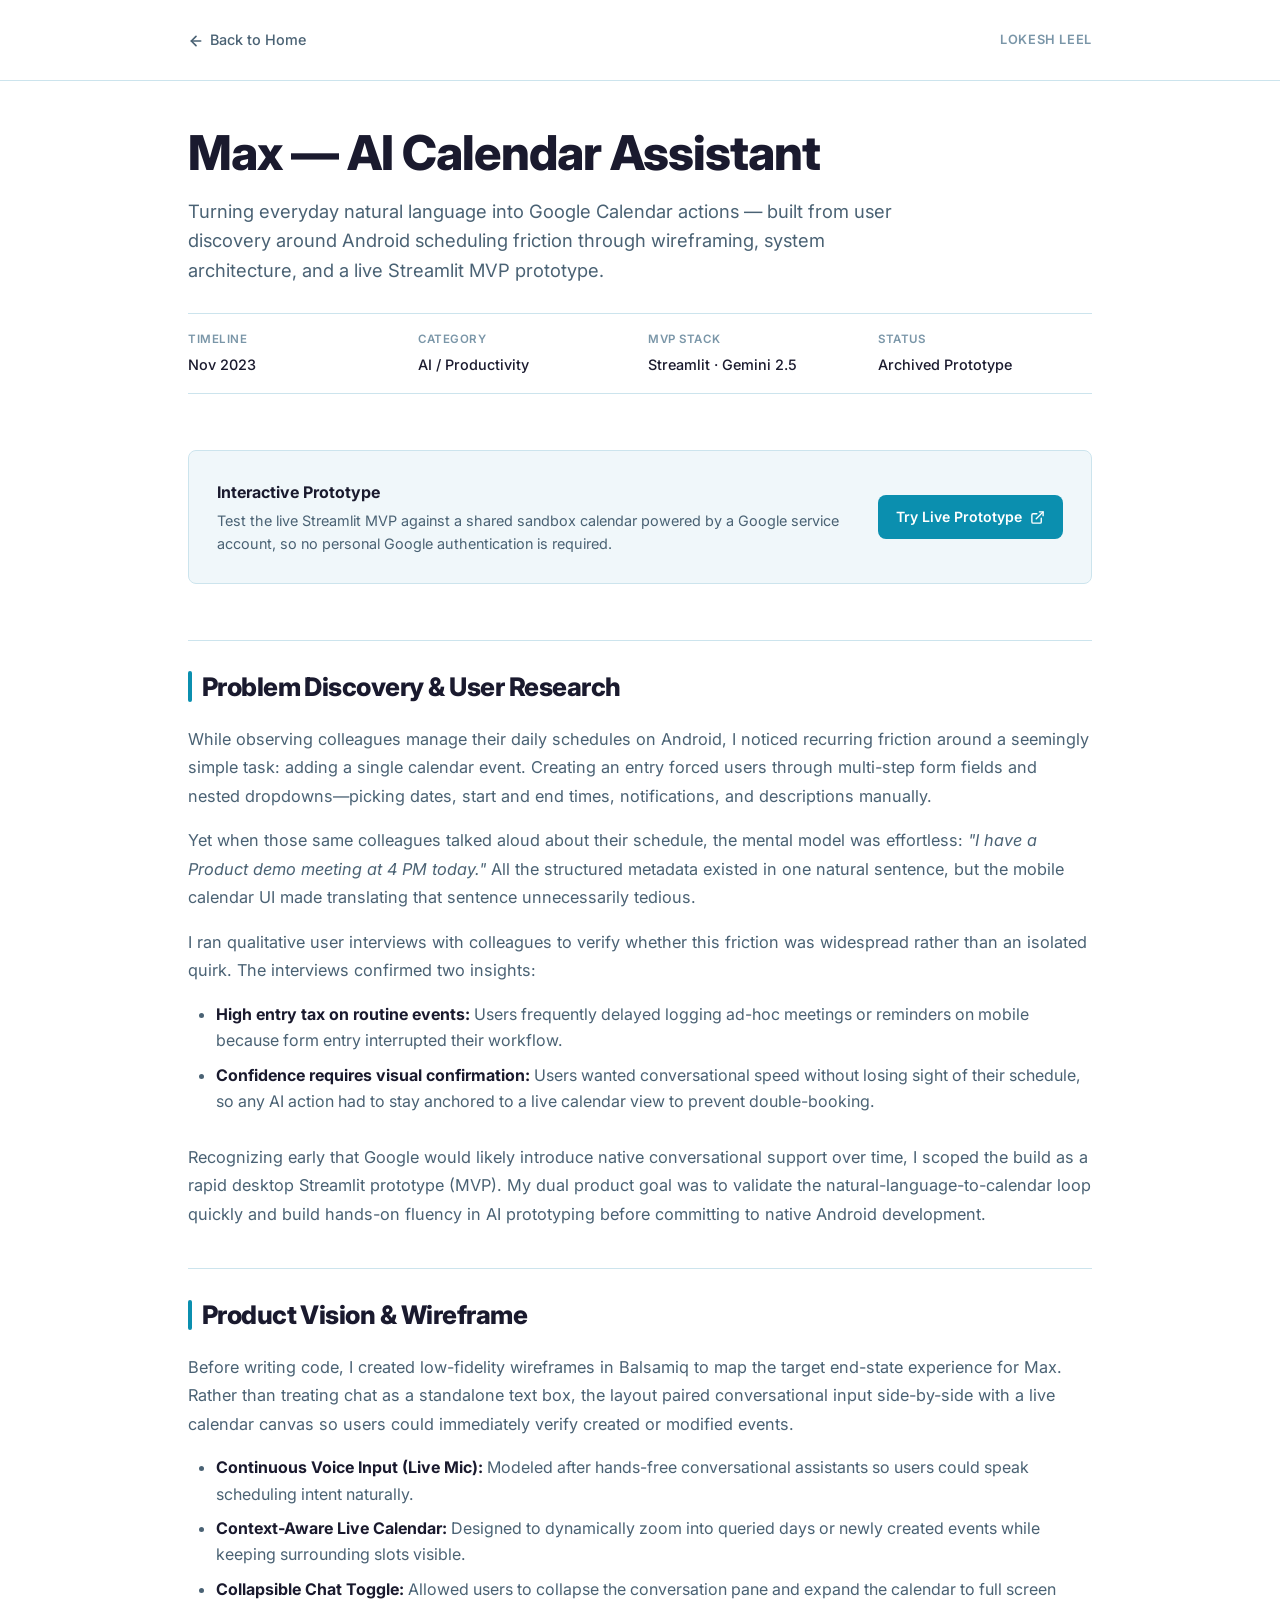
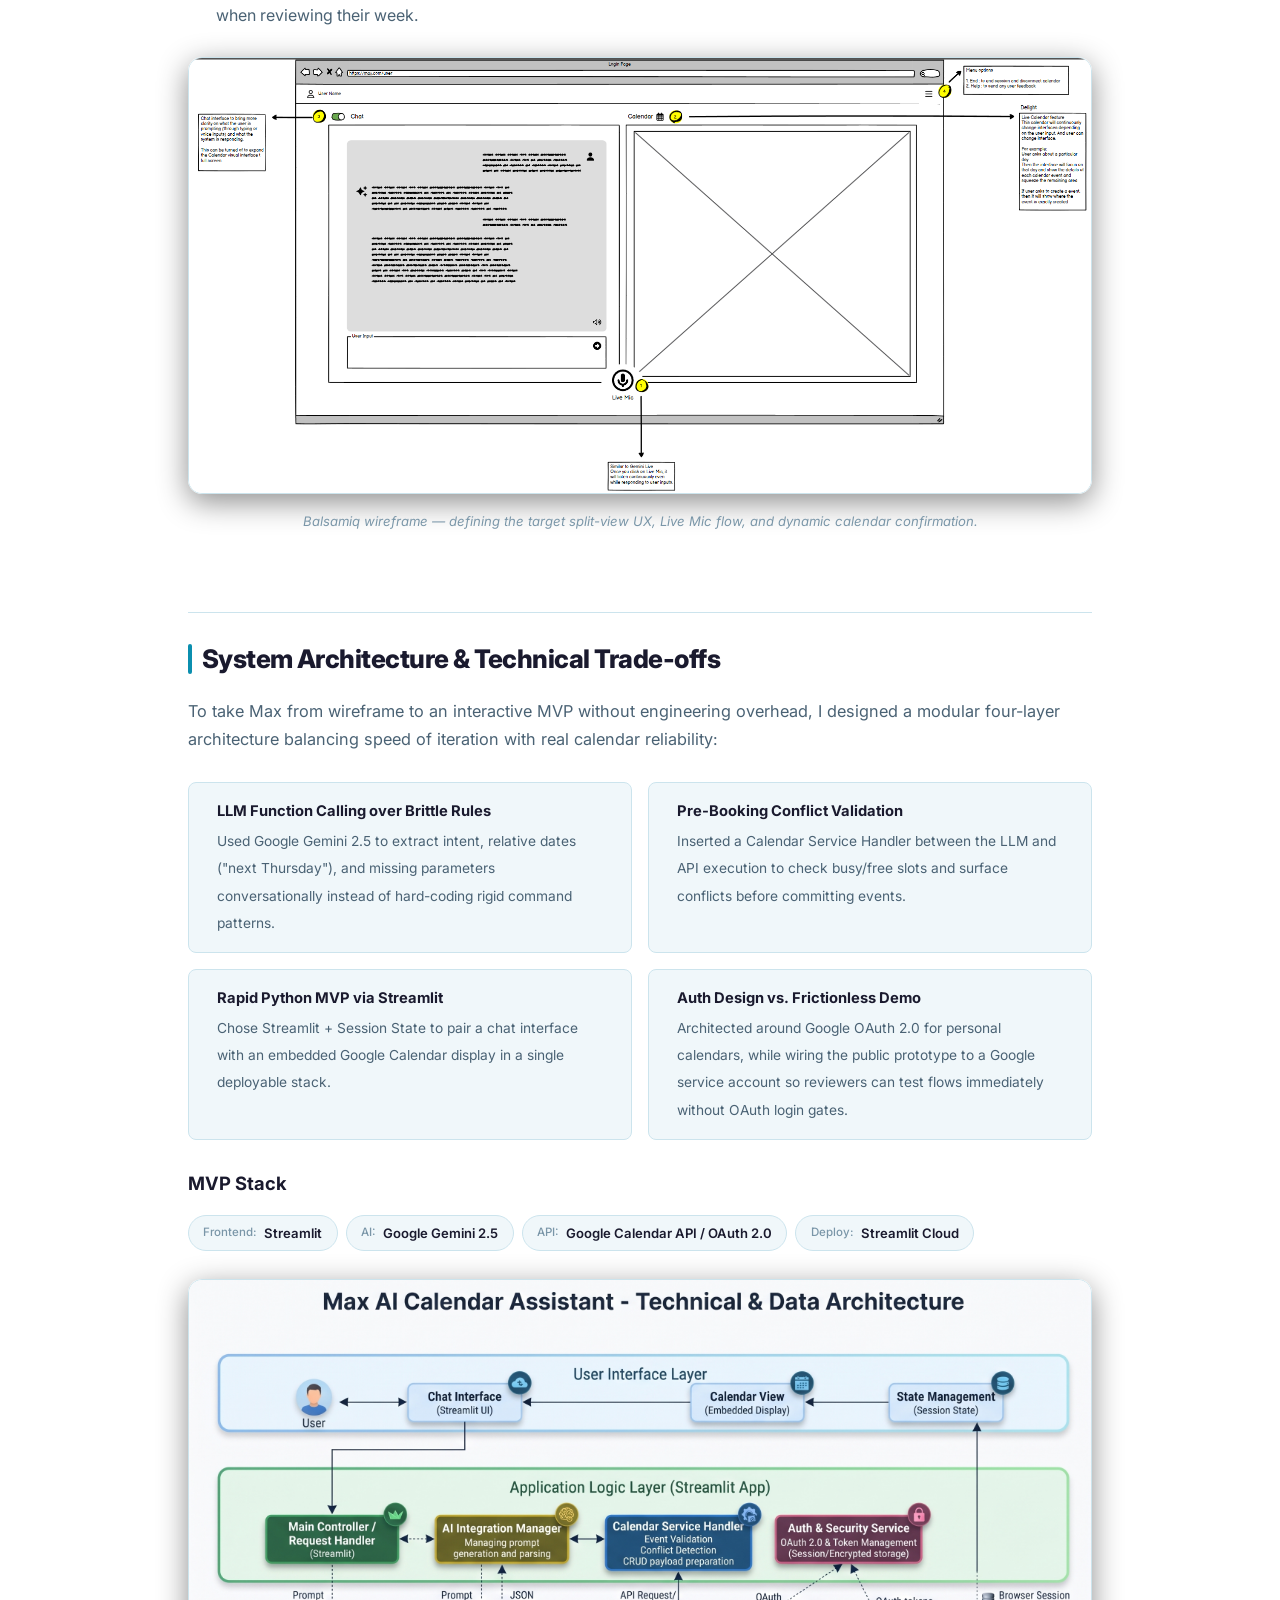
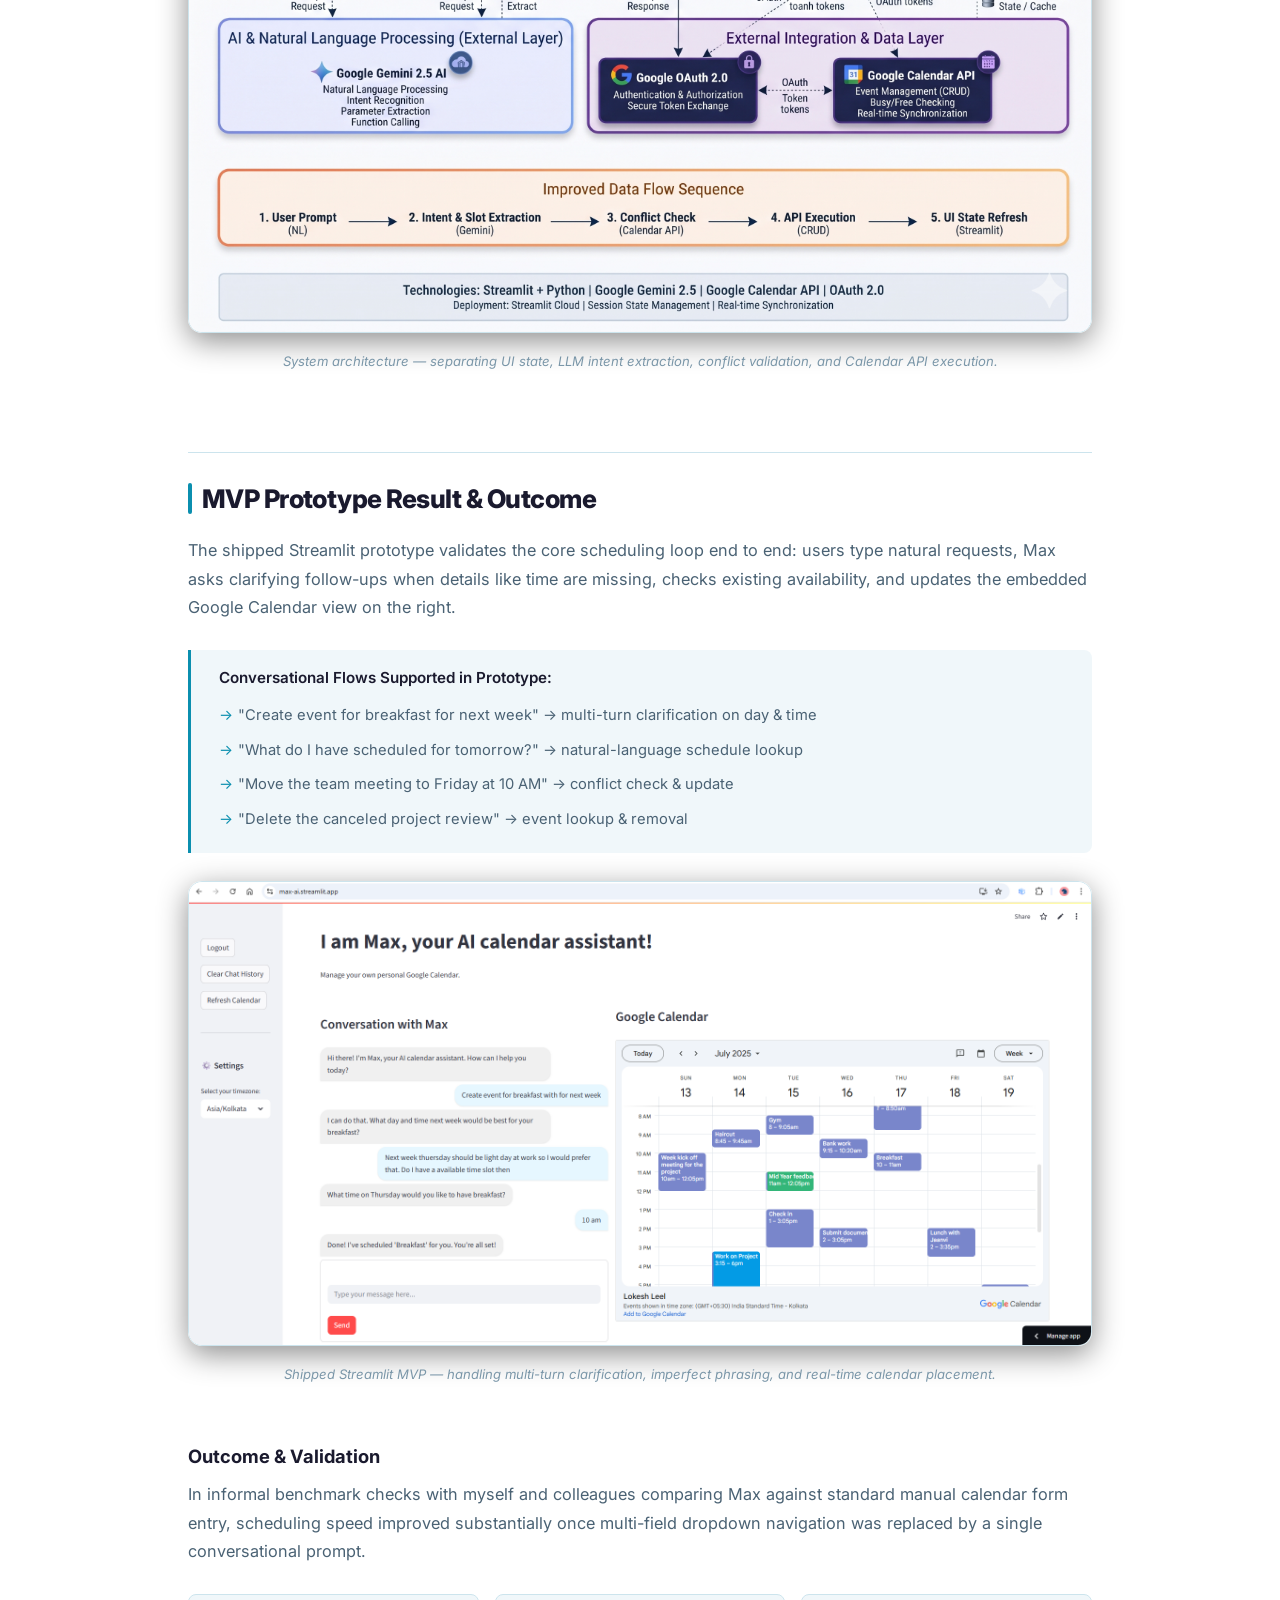
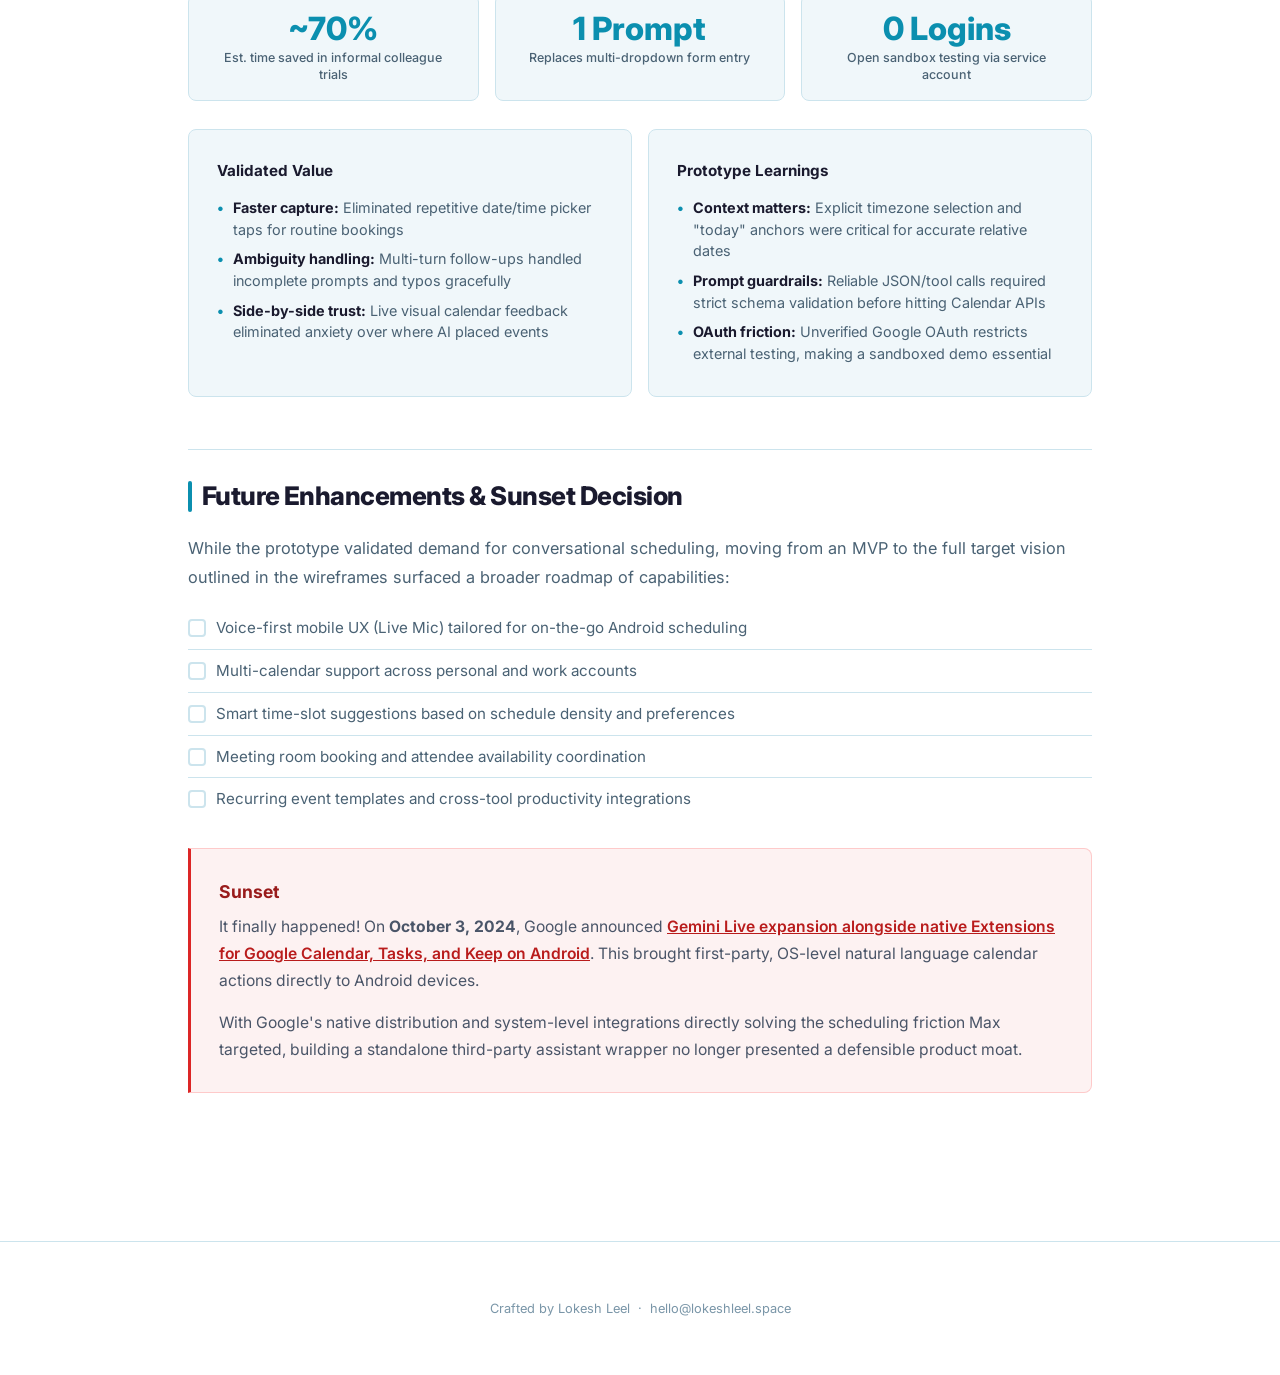
<file: max-ai-calendar/index.html>
<!DOCTYPE html>
<html lang="en">

<head>
  <meta charset="UTF-8" />
  <meta name="viewport" content="width=device-width, initial-scale=1.0" />
  <title>Max — AI Calendar Assistant | Lokesh Leel</title>
  <meta name="description"
    content="Product case study and MVP prototype for Max, a conversational AI calendar assistant built to solve Android calendar scheduling friction." />
  <link rel="preconnect" href="https://fonts.googleapis.com" />
  <link rel="preconnect" href="https://fonts.gstatic.com" crossorigin />
  <link href="https://fonts.googleapis.com/css2?family=Inter:wght@400;500;600;700;800&display=swap" rel="stylesheet" />
  <link rel="stylesheet" href="../style.css" />
  <style>
    /* Page-Specific Styling — mirrors casestudy pattern */
    .case-container {
      max-width: 960px;
      margin: 0 auto;
      padding: 0 var(--space-md);
    }

    /* Meta grid */
    .meta-grid {
      display: grid;
      grid-template-columns: repeat(2, 1fr);
      gap: var(--space-sm);
      margin: var(--space-md) 0 var(--space-lg);
      padding: var(--space-sm) 0;
      border-top: 1px solid var(--border);
      border-bottom: 1px solid var(--border);
    }

    @media (min-width: 560px) {
      .meta-grid {
        grid-template-columns: repeat(4, 1fr);
      }
    }

    .meta-item {
      display: flex;
      flex-direction: column;
    }

    .meta-label {
      font-size: 0.72rem;
      font-weight: 600;
      text-transform: uppercase;
      color: var(--text-muted);
      letter-spacing: 0.05em;
      margin-bottom: 0.2rem;
    }

    .meta-value {
      font-size: 0.9rem;
      font-weight: 500;
      color: var(--text-primary);
    }

    /* Prototype callout */
    .prototype-box {
      display: flex;
      flex-direction: column;
      gap: 0.65rem;
      background: var(--surface);
      border: 1px solid var(--border);
      border-radius: var(--radius-sm);
      padding: var(--space-md);
      margin-bottom: var(--space-lg);
    }

    @media (min-width: 560px) {
      .prototype-box {
        flex-direction: row;
        align-items: center;
        justify-content: space-between;
        gap: var(--space-md);
      }
    }

    .prototype-box h2 {
      font-size: 1rem;
      font-weight: 700;
      color: var(--text-primary);
      margin: 0 0 0.25rem;
    }

    .prototype-box p {
      margin: 0;
      font-size: 0.9rem;
      color: var(--text-secondary);
      line-height: 1.55;
    }

    .prototype-btn {
      display: inline-flex;
      align-items: center;
      gap: 0.45rem;
      flex-shrink: 0;
      background: var(--accent);
      color: #ffffff;
      text-decoration: none;
      font-size: 0.88rem;
      font-weight: 600;
      padding: 0.65rem 1.15rem;
      border-radius: var(--radius-sm);
      transition: opacity var(--transition), transform var(--transition);
    }

    .prototype-btn:hover {
      opacity: 0.9;
      transform: translateY(-1px);
    }

    /* Sections */
    .case-section {
      padding: 1.5rem 0;
      margin-bottom: 0;
    }

    .case-section+.case-section {
      border-top: 1px solid var(--border);
    }

    .case-section h2 {
      font-size: 1.6rem;
      font-weight: 800;
      letter-spacing: -0.02em;
      color: var(--text-primary);
      margin-top: 0;
      margin-bottom: var(--space-sm);
      display: flex;
      align-items: center;
      gap: 0.6rem;
    }

    .case-section h2::before {
      content: "";
      display: inline-block;
      width: 4px;
      height: 1.2em;
      background: var(--accent);
      border-radius: 2px;
    }

    .case-section h3 {
      font-size: 1.15rem;
      font-weight: 700;
      color: var(--text-primary);
      margin-top: var(--space-md);
      margin-bottom: 0.5rem;
    }

    .case-section p {
      color: var(--text-secondary);
      font-size: 1.02rem;
      line-height: 1.75;
      margin-bottom: var(--space-sm);
    }

    /* Images */
    .case-img-wrapper {
      margin: var(--space-md) 0 var(--space-lg);
      text-align: center;
    }

    .case-img {
      width: 100%;
      height: auto;
      border-radius: var(--radius-md);
      border: 1px solid var(--border);
      box-shadow: 0 8px 30px rgba(0, 0, 0, 0.45);
      transition: transform 0.3s ease, border-color 0.3s ease;
    }

    .case-img:hover {
      transform: scale(1.01);
      border-color: rgba(11, 143, 175, 0.6);
    }

    .case-caption {
      font-size: 0.82rem;
      color: var(--text-muted);
      margin-top: var(--space-xs);
      font-style: italic;
    }

    /* Lists */
    .bullet-list {
      margin: var(--space-sm) 0 var(--space-md) var(--space-md);
      color: var(--text-secondary);
    }

    .bullet-list li {
      margin-bottom: 0.5rem;
      line-height: 1.65;
      font-size: 1rem;
    }

    .bullet-list strong {
      color: var(--text-primary);
    }

    /* Feature chips */
    .feature-grid {
      display: grid;
      grid-template-columns: 1fr;
      gap: var(--space-sm);
      margin: var(--space-md) 0;
    }

    @media (min-width: 560px) {
      .feature-grid {
        grid-template-columns: 1fr 1fr;
      }
    }

    .feature-item {
      display: flex;
      align-items: flex-start;
      gap: 0.65rem;
      padding: var(--space-sm) var(--space-md);
      background: var(--surface);
      border: 1px solid var(--border);
      border-radius: var(--radius-sm);
    }

    .feature-text strong {
      display: block;
      font-size: 0.92rem;
      color: var(--text-primary);
      margin-bottom: 0.2rem;
    }

    .feature-text span {
      font-size: 0.86rem;
      color: var(--text-secondary);
      line-height: 1.5;
    }

    /* Blockquote / callout */
    .example-block {
      background: var(--surface);
      border-left: 3px solid var(--accent);
      border-radius: 0 var(--radius-sm) var(--radius-sm) 0;
      padding: var(--space-sm) var(--space-md);
      margin: var(--space-md) 0;
    }

    .example-block p {
      font-size: 0.95rem;
      color: var(--text-primary);
      line-height: 1.6;
      margin: 0 0 0.5rem;
      font-weight: 600;
    }

    .example-block ul {
      list-style: none;
      padding: 0;
      margin: 0;
    }

    .example-block li {
      font-size: 0.92rem;
      color: var(--text-secondary);
      padding: 0.3rem 0;
      padding-left: 1.2rem;
      position: relative;
    }

    .example-block li::before {
      content: "→";
      position: absolute;
      left: 0;
      color: var(--accent);
    }

    .sunset-callout {
      background: #fdf2f2;
      border: 1px solid #fecaca;
      border-left: 3px solid #dc2626;
      border-radius: 0 var(--radius-sm) var(--radius-sm) 0;
      padding: var(--space-md);
      margin: var(--space-md) 0;
    }

    .sunset-callout h3 {
      margin-top: 0;
      margin-bottom: 0.45rem;
      color: #991b1b;
      font-size: 1.1rem;
    }

    .sunset-callout p {
      color: #4a5568;
      font-size: 0.98rem;
      line-height: 1.7;
    }

    .sunset-callout p:last-child {
      margin-bottom: 0;
    }

    .sunset-callout a {
      color: #b91c1c;
      font-weight: 600;
      text-decoration: underline;
    }

    .sunset-callout a:hover {
      color: #7f1d1d;
    }

    /* Tech stack pills */
    .tech-stack {
      display: flex;
      flex-wrap: wrap;
      gap: 0.5rem;
      margin: var(--space-sm) 0 var(--space-md);
    }

    .tech-pill {
      display: inline-flex;
      align-items: center;
      gap: 0.4rem;
      font-size: 0.82rem;
      font-weight: 600;
      color: var(--text-primary);
      background: var(--surface);
      border: 1px solid var(--border);
      border-radius: 999px;
      padding: 0.35rem 0.9rem;
    }

    .tech-pill-label {
      font-size: 0.72rem;
      font-weight: 500;
      color: var(--text-muted);
      margin-right: 0.1rem;
    }

    /* Metric cards */
    .grid-3col {
      display: grid;
      grid-template-columns: 1fr;
      gap: var(--space-sm);
      margin: var(--space-md) 0;
    }

    @media (min-width: 600px) {
      .grid-3col {
        grid-template-columns: repeat(3, 1fr);
      }
    }

    .metric-card {
      background: var(--surface);
      border: 1px solid var(--border);
      border-radius: var(--radius-sm);
      padding: var(--space-sm) var(--space-md);
      text-align: center;
    }

    .metric-val {
      font-size: 2rem;
      font-weight: 800;
      color: var(--accent);
      line-height: 1.1;
      margin-bottom: 0.25rem;
    }

    .metric-lbl {
      font-size: 0.78rem;
      color: var(--text-secondary);
      font-weight: 500;
      line-height: 1.35;
    }

    /* Two-column impact */
    .impact-grid {
      display: grid;
      grid-template-columns: 1fr;
      gap: var(--space-sm);
      margin: var(--space-md) 0;
    }

    @media (min-width: 560px) {
      .impact-grid {
        grid-template-columns: 1fr 1fr;
      }
    }

    .impact-card {
      background: var(--surface);
      border: 1px solid var(--border);
      border-radius: var(--radius-sm);
      padding: var(--space-md);
    }

    .impact-card h4 {
      font-size: 0.95rem;
      font-weight: 700;
      color: var(--text-primary);
      margin: 0 0 0.6rem;
    }

    .impact-card ul {
      list-style: none;
      padding: 0;
      margin: 0;
    }

    .impact-card li {
      font-size: 0.9rem;
      color: var(--text-secondary);
      padding: 0.25rem 0;
      padding-left: 1rem;
      position: relative;
      line-height: 1.5;
    }

    .impact-card li::before {
      content: "•";
      position: absolute;
      left: 0;
      color: var(--accent);
      font-weight: 700;
    }

    .impact-card strong {
      color: var(--text-primary);
    }

    /* Roadmap checklist */
    .roadmap-list {
      margin: var(--space-sm) 0 var(--space-md);
      padding: 0;
      list-style: none;
    }

    .roadmap-list li {
      display: flex;
      align-items: center;
      gap: 0.6rem;
      padding: 0.5rem 0;
      font-size: 0.95rem;
      color: var(--text-secondary);
      border-bottom: 1px solid var(--border);
    }

    .roadmap-list li:last-child {
      border-bottom: none;
    }

    .roadmap-check {
      width: 18px;
      height: 18px;
      border: 2px solid var(--border);
      border-radius: 4px;
      flex-shrink: 0;
    }

    /* Back button */
    .back-btn {
      color: var(--text-secondary);
      text-decoration: none;
      font-size: 0.9rem;
      font-weight: 500;
      display: inline-flex;
      align-items: center;
      gap: 0.4rem;
      transition: color var(--transition);
    }

    .back-btn:hover {
      color: var(--text-primary);
    }
  </style>
</head>

<body>

  <header style="padding: var(--space-md) 0; border-bottom: 1px solid var(--border);">
    <div class="case-container" style="display: flex; justify-content: space-between; align-items: center;">
      <a href="/" class="back-btn">
        <svg width="16" height="16" viewBox="0 0 24 24" fill="none" stroke="currentColor" stroke-width="2.5"
          stroke-linecap="round" stroke-linejoin="round" style="margin-top: 1px;">
          <line x1="19" y1="12" x2="5" y2="12"></line>
          <polyline points="12 19 5 12 12 5"></polyline>
        </svg>
        Back to Home
      </a>
      <span
        style="font-size: 0.8rem; font-weight: 600; color: var(--text-muted); letter-spacing: 0.05em; text-transform: uppercase;">Lokesh
        Leel</span>
    </div>
  </header>

  <main style="padding: var(--space-md) 0 var(--space-xl);">
    <div class="case-container">

      <!-- HERO -->
      <h1 class="fade-up"
        style="font-size: clamp(2rem, 5vw, 3rem); font-weight: 800; line-height: 1.15; letter-spacing: -0.02em; margin-top: var(--space-sm); margin-bottom: var(--space-sm);">
        Max — AI Calendar Assistant
      </h1>
      <p class="fade-up"
        style="color: var(--text-secondary); font-size: 1.15rem; margin-bottom: var(--space-md); max-width: 720px; line-height: 1.6;">
        Turning everyday natural language into Google Calendar actions — built from user discovery around Android
        scheduling friction through wireframing, system architecture, and a live Streamlit MVP prototype.
      </p>

      <!-- META -->
      <div class="meta-grid fade-up">
        <div class="meta-item">
          <span class="meta-label">Timeline</span>
          <span class="meta-value">Nov 2023</span>
        </div>
        <div class="meta-item">
          <span class="meta-label">Category</span>
          <span class="meta-value">AI / Productivity</span>
        </div>
        <div class="meta-item">
          <span class="meta-label">MVP Stack</span>
          <span class="meta-value">Streamlit · Gemini 2.5</span>
        </div>
        <div class="meta-item">
          <span class="meta-label">Status</span>
          <span class="meta-value">Archived Prototype</span>
        </div>
      </div>

      <!-- LIVE PROTOTYPE -->
      <section class="prototype-box fade-up" aria-label="Interactive Prototype">
        <div>
          <h2>Interactive Prototype</h2>
          <p>Test the live Streamlit MVP against a shared sandbox calendar powered by a Google service account, so no
            personal Google authentication is required.</p>
        </div>
        <a href="https://maxrail01.streamlit.app/" target="_blank" rel="noopener noreferrer" class="prototype-btn">
          Try Live Prototype
          <svg width="15" height="15" viewBox="0 0 24 24" fill="none" stroke="currentColor" stroke-width="2.2"
            stroke-linecap="round" stroke-linejoin="round">
            <path d="M18 13v6a2 2 0 0 1-2 2H5a2 2 0 0 1-2-2V8a2 2 0 0 1 2-2h6"></path>
            <polyline points="15 3 21 3 21 9"></polyline>
            <line x1="10" y1="14" x2="21" y2="3"></line>
          </svg>
        </a>
      </section>

      <!-- 1. PROBLEM DISCOVERY -->
      <section class="case-section fade-up">
        <h2>Problem Discovery &amp; User Research</h2>
        <p>
          While observing colleagues manage their daily schedules on Android, I noticed recurring friction around a
          seemingly simple task: adding a single calendar event. Creating an entry forced users through multi-step form
          fields and nested dropdowns—picking dates, start and end times, notifications, and descriptions manually.
        </p>
        <p>
          Yet when those same colleagues talked aloud about their schedule, the mental model was effortless: <em>"I have
            a Product demo meeting at 4 PM today."</em> All the structured metadata existed in one natural sentence, but
          the mobile calendar UI made translating that sentence unnecessarily tedious.
        </p>
        <p>
          I ran qualitative user interviews with colleagues to verify whether this friction was widespread rather than
          an isolated quirk. The interviews confirmed two insights:
        </p>
        <ul class="bullet-list">
          <li><strong>High entry tax on routine events:</strong> Users frequently delayed logging ad-hoc meetings or
            reminders on mobile because form entry interrupted their workflow.</li>
          <li><strong>Confidence requires visual confirmation:</strong> Users wanted conversational speed without losing
            sight of their schedule, so any AI action had to stay anchored to a live calendar view to prevent
            double-booking.</li>
        </ul>
        <p>
          Recognizing early that Google would likely introduce native conversational support over time, I scoped the
          build as a rapid desktop Streamlit prototype (MVP). My dual product goal was to validate the
          natural-language-to-calendar loop quickly and build hands-on fluency in AI prototyping before committing to
          native Android development.
        </p>
      </section>

      <!-- 2. WIREFRAME -->
      <section class="case-section fade-up">
        <h2>Product Vision &amp; Wireframe</h2>
        <p>
          Before writing code, I created low-fidelity wireframes in Balsamiq to map the target end-state experience for
          Max. Rather than treating chat as a standalone text box, the layout paired conversational input side-by-side
          with a live calendar canvas so users could immediately verify created or modified events.
        </p>
        <ul class="bullet-list">
          <li><strong>Continuous Voice Input (Live Mic):</strong> Modeled after hands-free conversational assistants so
            users could speak scheduling intent naturally.</li>
          <li><strong>Context-Aware Live Calendar:</strong> Designed to dynamically zoom into queried days or newly
            created events while keeping surrounding slots visible.</li>
          <li><strong>Collapsible Chat Toggle:</strong> Allowed users to collapse the conversation pane and expand the
            calendar to full screen when reviewing their week.</li>
        </ul>

        <div class="case-img-wrapper">
          <img src="images/wireframe.png"
            alt="Max wireframe — Balsamiq low-fidelity prototype illustrating the target split-view product vision"
            class="case-img" />
          <div class="case-caption">Balsamiq wireframe — defining the target split-view UX, Live Mic flow, and dynamic
            calendar confirmation.</div>
        </div>
      </section>

      <!-- 3. ARCHITECTURE -->
      <section class="case-section fade-up">
        <h2>System Architecture &amp; Technical Trade-offs</h2>
        <p>
          To take Max from wireframe to an interactive MVP without engineering overhead, I designed a modular four-layer
          architecture balancing speed of iteration with real calendar reliability:
        </p>

        <div class="feature-grid">
          <div class="feature-item">
            <div class="feature-text">
              <strong>LLM Function Calling over Brittle Rules</strong>
              <span>Used Google Gemini 2.5 to extract intent, relative dates ("next Thursday"), and missing parameters
                conversationally instead of hard-coding rigid command patterns.</span>
            </div>
          </div>
          <div class="feature-item">
            <div class="feature-text">
              <strong>Pre-Booking Conflict Validation</strong>
              <span>Inserted a Calendar Service Handler between the LLM and API execution to check busy/free slots and
                surface conflicts before committing events.</span>
            </div>
          </div>
          <div class="feature-item">
            <div class="feature-text">
              <strong>Rapid Python MVP via Streamlit</strong>
              <span>Chose Streamlit + Session State to pair a chat interface with an embedded Google Calendar display in
                a single deployable stack.</span>
            </div>
          </div>
          <div class="feature-item">
            <div class="feature-text">
              <strong>Auth Design vs. Frictionless Demo</strong>
              <span>Architected around Google OAuth 2.0 for personal calendars, while wiring the public prototype to a
                Google service account so reviewers can test flows immediately without OAuth login gates.</span>
            </div>
          </div>
        </div>

        <h3>MVP Stack</h3>
        <div class="tech-stack">
          <span class="tech-pill"><span class="tech-pill-label">Frontend:</span> Streamlit</span>
          <span class="tech-pill"><span class="tech-pill-label">AI:</span> Google Gemini 2.5</span>
          <span class="tech-pill"><span class="tech-pill-label">API:</span> Google Calendar API / OAuth 2.0</span>
          <span class="tech-pill"><span class="tech-pill-label">Deploy:</span> Streamlit Cloud</span>
        </div>

        <div class="case-img-wrapper">
          <img src="images/architecture.png"
            alt="Max Technical Architecture — layered system diagram showing UI, application logic, Gemini AI, and Calendar API flow"
            class="case-img" />
          <div class="case-caption">System architecture — separating UI state, LLM intent extraction, conflict
            validation, and Calendar API execution.</div>
        </div>
      </section>

      <!-- 4. FINAL UI & OUTCOME -->
      <section class="case-section fade-up">
        <h2>MVP Prototype Result &amp; Outcome</h2>
        <p>
          The shipped Streamlit prototype validates the core scheduling loop end to end: users type natural requests,
          Max asks clarifying follow-ups when details like time are missing, checks existing availability, and updates
          the embedded Google Calendar view on the right.
        </p>

        <div class="example-block">
          <p>Conversational Flows Supported in Prototype:</p>
          <ul>
            <li>"Create event for breakfast for next week" → multi-turn clarification on day &amp; time</li>
            <li>"What do I have scheduled for tomorrow?" → natural-language schedule lookup</li>
            <li>"Move the team meeting to Friday at 10 AM" → conflict check &amp; update</li>
            <li>"Delete the canceled project review" → event lookup &amp; removal</li>
          </ul>
        </div>

        <div class="case-img-wrapper">
          <img src="images/screenshot.png"
            alt="Max Streamlit MVP prototype showing multi-turn conversational scheduling alongside a live Google Calendar week view"
            class="case-img" />
          <div class="case-caption">Shipped Streamlit MVP — handling multi-turn clarification, imperfect phrasing, and
            real-time calendar placement.</div>
        </div>

        <h3>Outcome &amp; Validation</h3>
        <p>
          In informal benchmark checks with myself and colleagues comparing Max against standard manual calendar form
          entry, scheduling speed improved substantially once multi-field dropdown navigation was replaced by a single
          conversational prompt.
        </p>

        <div class="grid-3col">
          <div class="metric-card">
            <div class="metric-val">~70%</div>
            <div class="metric-lbl">Est. time saved in informal colleague trials</div>
          </div>
          <div class="metric-card">
            <div class="metric-val">1 Prompt</div>
            <div class="metric-lbl">Replaces multi-dropdown form entry</div>
          </div>
          <div class="metric-card">
            <div class="metric-val">0 Logins</div>
            <div class="metric-lbl">Open sandbox testing via service account</div>
          </div>
        </div>

        <div class="impact-grid">
          <div class="impact-card">
            <h4>Validated Value</h4>
            <ul>
              <li><strong>Faster capture:</strong> Eliminated repetitive date/time picker taps for routine bookings</li>
              <li><strong>Ambiguity handling:</strong> Multi-turn follow-ups handled incomplete prompts and typos
                gracefully</li>
              <li><strong>Side-by-side trust:</strong> Live visual calendar feedback eliminated anxiety over where AI
                placed events</li>
            </ul>
          </div>
          <div class="impact-card">
            <h4>Prototype Learnings</h4>
            <ul>
              <li><strong>Context matters:</strong> Explicit timezone selection and "today" anchors were critical for
                accurate relative dates</li>
              <li><strong>Prompt guardrails:</strong> Reliable JSON/tool calls required strict schema validation before
                hitting Calendar APIs</li>
              <li><strong>OAuth friction:</strong> Unverified Google OAuth restricts external testing, making a
                sandboxed demo essential</li>
            </ul>
          </div>
        </div>
      </section>

      <!-- 5. FUTURE ENHANCEMENTS & SUNSET -->
      <section class="case-section fade-up">
        <h2>Future Enhancements &amp; Sunset Decision</h2>
        <p>
          While the prototype validated demand for conversational scheduling, moving from an MVP to the full target
          vision outlined in the wireframes surfaced a broader roadmap of capabilities:
        </p>

        <ul class="roadmap-list">
          <li><span class="roadmap-check"></span> Voice-first mobile UX (Live Mic) tailored for on-the-go Android
            scheduling</li>
          <li><span class="roadmap-check"></span> Multi-calendar support across personal and work accounts</li>
          <li><span class="roadmap-check"></span> Smart time-slot suggestions based on schedule density and preferences
          </li>
          <li><span class="roadmap-check"></span> Meeting room booking and attendee availability coordination</li>
          <li><span class="roadmap-check"></span> Recurring event templates and cross-tool productivity integrations
          </li>
        </ul>

        <div class="sunset-callout">
          <h3>Sunset</h3>
          <p>
            It finally happened! On <strong>October 3, 2024</strong>, Google announced <a
              href="https://blog.google/products-and-platforms/products/gemini/gemini-live-extensions-language-expansion/"
              target="_blank" rel="noopener noreferrer">Gemini Live expansion alongside native Extensions for Google
              Calendar, Tasks, and Keep on Android</a>. This brought first-party, OS-level natural language calendar
            actions directly to Android devices.
          </p>
          <p>
            With Google's native distribution and system-level integrations directly solving the scheduling friction Max
            targeted, building a standalone third-party assistant wrapper no longer presented a defensible product moat.
          </p>
        </div>
      </section>

    </div>
  </main>

  <footer>
    <div class="case-container">
      <p>
        Crafted by <a href="https://www.linkedin.com/in/leellokesh/" target="_blank" rel="noopener noreferrer">Lokesh
          Leel</a>
        &nbsp;·&nbsp;
        <a href="mailto:hello@lokeshleel.space">hello@lokeshleel.space</a>
      </p>
    </div>
  </footer>
</body>

</html>
</file>
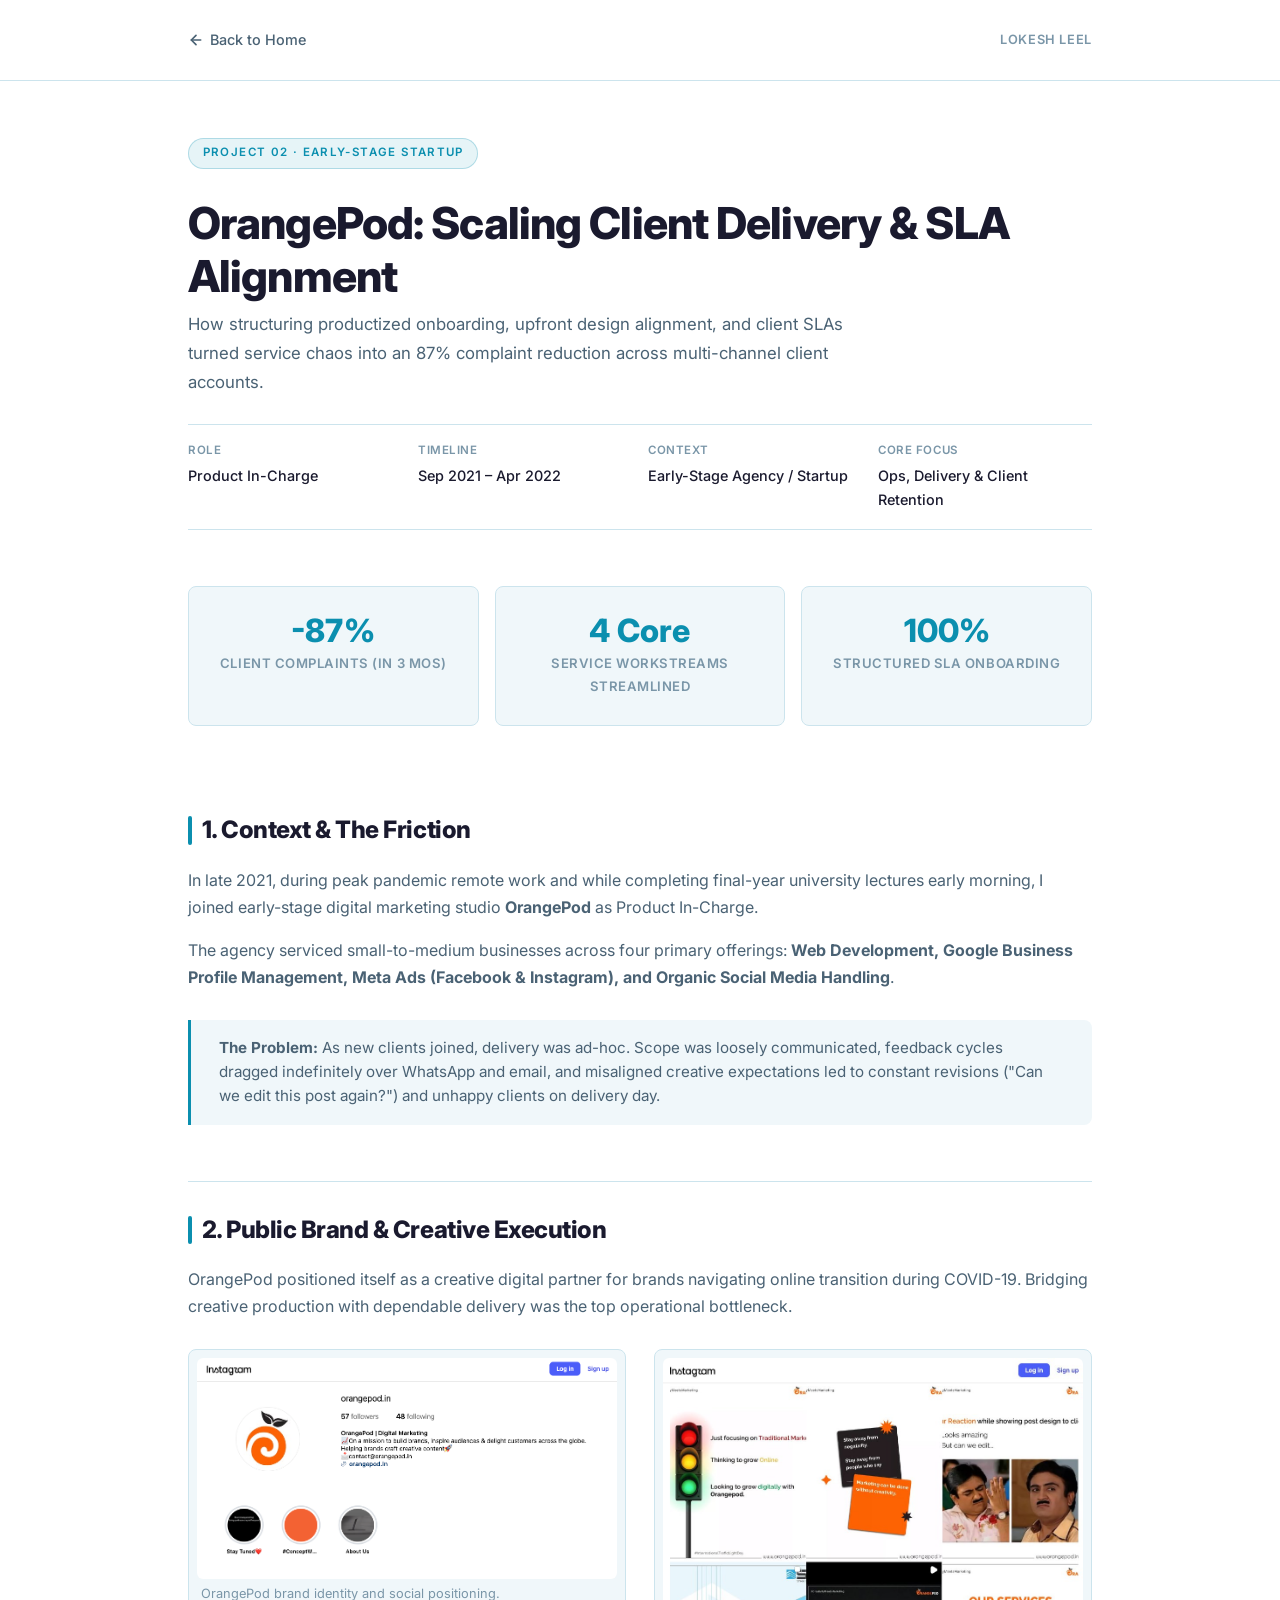
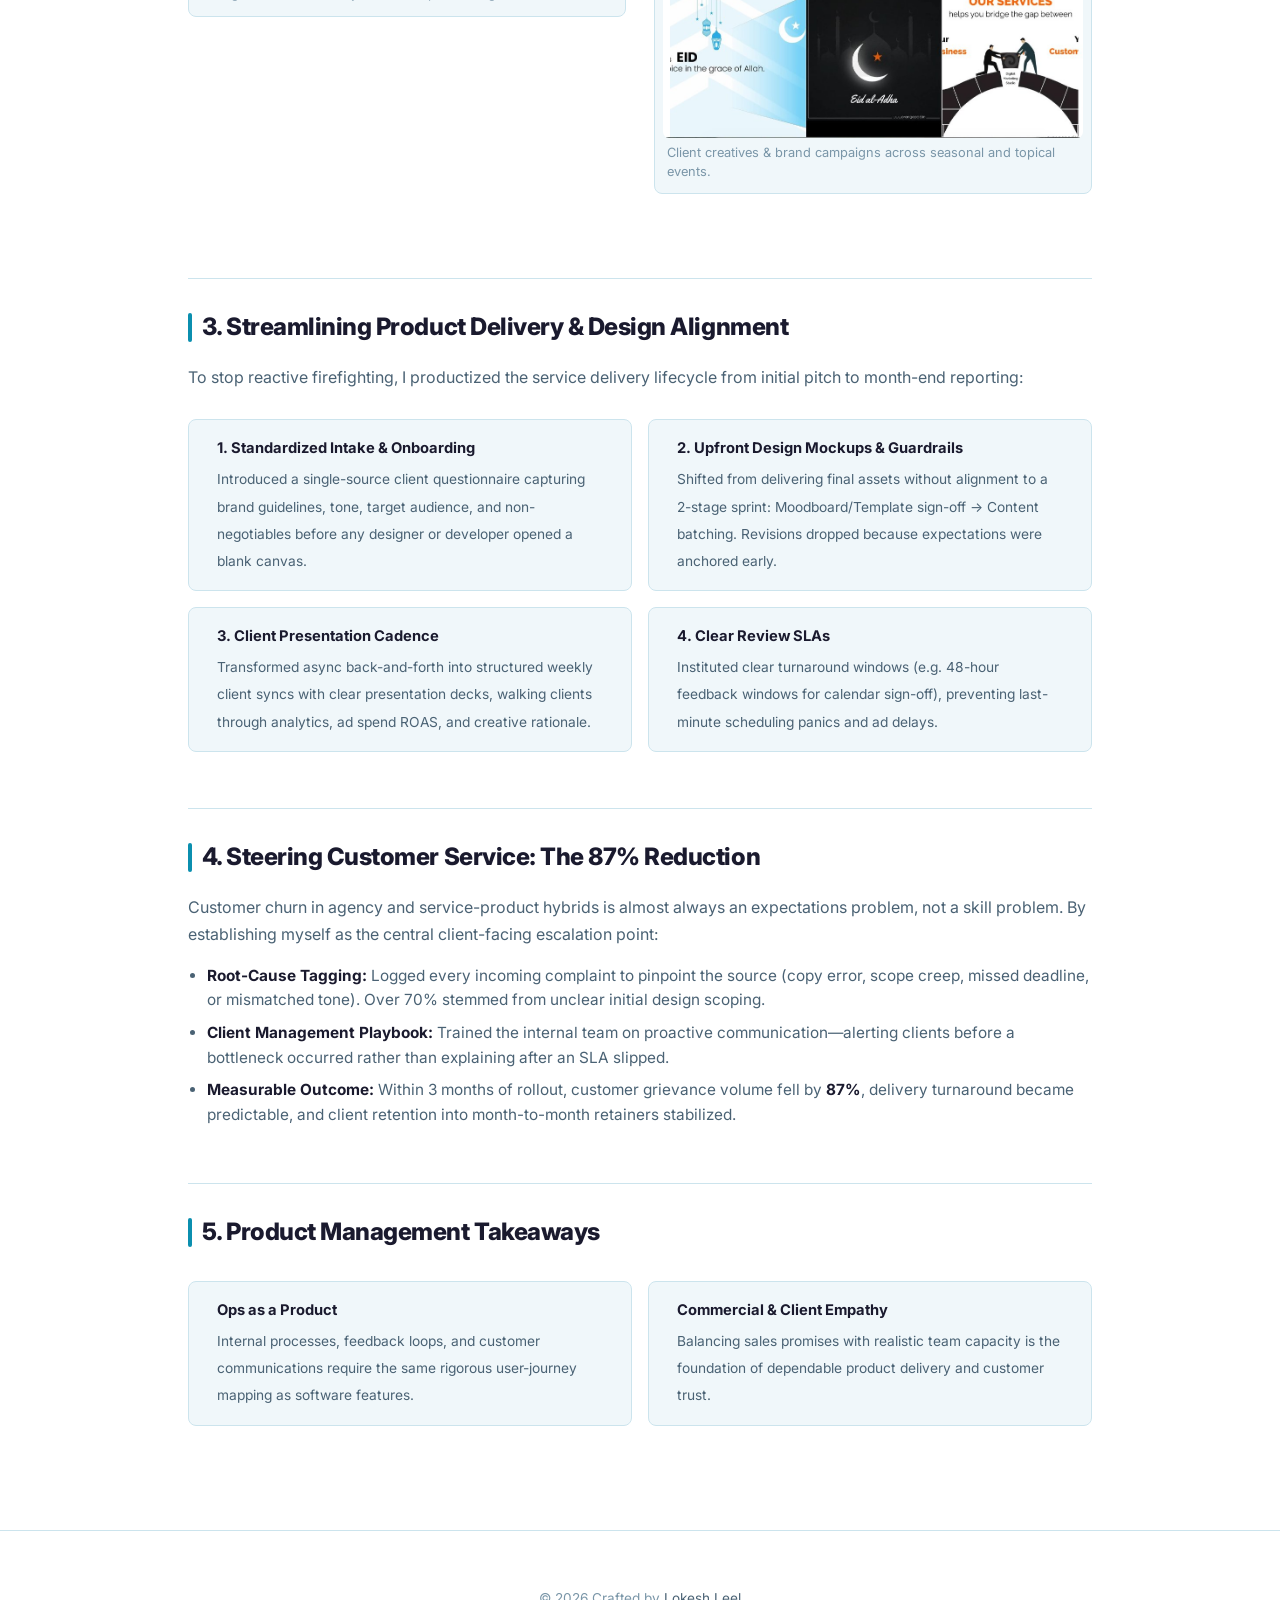
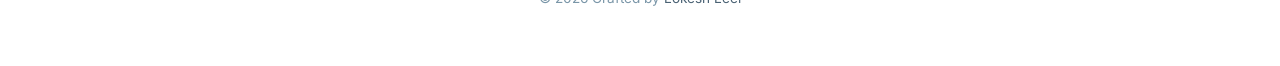
<file: project02/index.html>
<!DOCTYPE html>
<html lang="en">

<head>
  <meta charset="UTF-8" />
  <meta name="viewport" content="width=device-width, initial-scale=1.0" />
  <title>OrangePod — Operations & Delivery Case Study | Lokesh Leel</title>
  <meta name="description"
    content="Case study on streamlining product delivery, client onboarding, design alignment, and driving an 87% complaint reduction at OrangePod." />
  <link rel="preconnect" href="https://fonts.googleapis.com" />
  <link rel="preconnect" href="https://fonts.gstatic.com" crossorigin />
  <link href="https://fonts.googleapis.com/css2?family=Inter:wght@400;500;600;700;800&display=swap" rel="stylesheet" />
  <link rel="stylesheet" href="../style.css" />
  <style>
    .case-container {
      max-width: 960px;
      margin: 0 auto;
      padding: 0 var(--space-md);
    }

    .meta-grid {
      display: grid;
      grid-template-columns: repeat(2, 1fr);
      gap: var(--space-sm);
      margin: var(--space-md) 0 var(--space-lg);
      padding: var(--space-sm) 0;
      border-top: 1px solid var(--border);
      border-bottom: 1px solid var(--border);
    }

    @media (min-width: 560px) {
      .meta-grid {
        grid-template-columns: repeat(4, 1fr);
      }
    }

    .meta-item {
      display: flex;
      flex-direction: column;
    }

    .meta-label {
      font-size: 0.72rem;
      font-weight: 600;
      text-transform: uppercase;
      color: var(--text-muted);
      letter-spacing: 0.05em;
      margin-bottom: 0.2rem;
    }

    .meta-value {
      font-size: 0.9rem;
      font-weight: 500;
      color: var(--text-primary);
    }

    .stat-banner {
      display: grid;
      grid-template-columns: 1fr;
      gap: var(--space-sm);
      margin-bottom: var(--space-lg);
    }

    @media (min-width: 600px) {
      .stat-banner {
        grid-template-columns: repeat(3, 1fr);
      }
    }

    .stat-card {
      background: var(--surface);
      border: 1px solid var(--border);
      border-radius: var(--radius-sm);
      padding: var(--space-md);
      text-align: center;
    }

    .stat-num {
      font-size: 2rem;
      font-weight: 800;
      color: var(--accent);
      line-height: 1;
      margin-bottom: 0.35rem;
    }

    .stat-label {
      font-size: 0.82rem;
      font-weight: 600;
      color: var(--text-muted);
      text-transform: uppercase;
      letter-spacing: 0.04em;
    }

    .case-section {
      padding: 1.75rem 0;
      margin-bottom: 0;
    }

    .case-section+.case-section {
      border-top: 1px solid var(--border);
    }

    .case-section h2 {
      font-size: 1.5rem;
      font-weight: 800;
      letter-spacing: -0.02em;
      color: var(--text-primary);
      margin-top: 0;
      margin-bottom: var(--space-sm);
      display: flex;
      align-items: center;
      gap: 0.6rem;
    }

    .case-section h2::before {
      content: "";
      display: inline-block;
      width: 4px;
      height: 1.2em;
      background: var(--accent);
      border-radius: 2px;
    }

    .case-section h3 {
      font-size: 1.12rem;
      font-weight: 700;
      color: var(--text-primary);
      margin-top: var(--space-md);
      margin-bottom: 0.4rem;
    }

    .case-section p {
      color: var(--text-secondary);
      font-size: 1rem;
      line-height: 1.7;
      margin-bottom: var(--space-sm);
    }

    .case-img-grid {
      display: grid;
      grid-template-columns: 1fr;
      gap: var(--space-md);
      margin: var(--space-md) 0 var(--space-lg);
    }

    @media (min-width: 680px) {
      .case-img-grid {
        grid-template-columns: 1fr 1fr;
        align-items: start;
      }
    }

    .case-img-card {
      background: var(--surface);
      border: 1px solid var(--border);
      border-radius: var(--radius-sm);
      overflow: hidden;
      padding: 0.5rem;
    }

    .case-img {
      width: 100%;
      height: auto;
      border-radius: calc(var(--radius-sm) - 2px);
      display: block;
    }

    .case-caption {
      font-size: 0.8rem;
      color: var(--text-muted);
      margin-top: 0.4rem;
      padding: 0 0.25rem 0.25rem;
      line-height: 1.45;
    }

    .bullet-list {
      margin: var(--space-xs) 0 var(--space-md) 1.2rem;
      color: var(--text-secondary);
    }

    .bullet-list li {
      margin-bottom: 0.5rem;
      line-height: 1.6;
      font-size: 0.96rem;
    }

    .bullet-list strong {
      color: var(--text-primary);
    }

    .feature-grid {
      display: grid;
      grid-template-columns: 1fr;
      gap: var(--space-sm);
      margin: var(--space-md) 0;
    }

    @media (min-width: 600px) {
      .feature-grid {
        grid-template-columns: 1fr 1fr;
      }
    }

    .feature-item {
      padding: var(--space-sm) var(--space-md);
      background: var(--surface);
      border: 1px solid var(--border);
      border-radius: var(--radius-sm);
    }

    .feature-item strong {
      display: block;
      font-size: 0.92rem;
      color: var(--text-primary);
      margin-bottom: 0.25rem;
    }

    .feature-item span {
      font-size: 0.86rem;
      color: var(--text-secondary);
      line-height: 1.5;
    }

    .quote-box {
      background: var(--surface);
      border-left: 3px solid var(--accent);
      border-radius: 0 var(--radius-sm) var(--radius-sm) 0;
      padding: var(--space-sm) var(--space-md);
      margin: var(--space-md) 0;
      font-size: 0.95rem;
      color: var(--text-secondary);
      line-height: 1.6;
    }
  </style>
</head>

<body>

  <header style="padding: var(--space-md) 0; border-bottom: 1px solid var(--border);">
    <div class="case-container" style="display: flex; justify-content: space-between; align-items: center;">
      <a href="/"
        style="color: var(--text-secondary); text-decoration: none; font-size: 0.9rem; font-weight: 500; display: inline-flex; align-items: center; gap: 0.4rem; transition: color var(--transition);"
        onmouseover="this.style.color='var(--text-primary)'" onmouseout="this.style.color='var(--text-secondary)'">
        <svg width="16" height="16" viewBox="0 0 24 24" fill="none" stroke="currentColor" stroke-width="2.5"
          stroke-linecap="round" stroke-linejoin="round">
          <line x1="19" y1="12" x2="5" y2="12"></line>
          <polyline points="12 19 5 12 12 5"></polyline>
        </svg>
        Back to Home
      </a>
      <span
        style="font-size: 0.8rem; font-weight: 600; color: var(--text-muted); letter-spacing: 0.05em; text-transform: uppercase;">Lokesh
        Leel</span>
    </div>
  </header>

  <main style="padding: var(--space-lg) 0 3rem 0;">
    <div class="case-container">

      <!-- Header / Title -->
      <div class="fade-up">
        <span class="hero-tag">Project 02 · Early-Stage Startup</span>
      </div>
      <h1 class="fade-up"
        style="font-size: clamp(1.85rem, 4vw, 2.75rem); font-weight: 800; line-height: 1.2; letter-spacing: -0.02em; margin-bottom: var(--space-xs);">
        OrangePod: Scaling Client Delivery &amp; SLA Alignment
      </h1>
      <p class="fade-up"
        style="color: var(--text-secondary); font-size: 1.05rem; margin-bottom: var(--space-md); max-width: 680px;">
        How structuring productized onboarding, upfront design alignment, and client SLAs turned service chaos into an
        87% complaint reduction across multi-channel client accounts.
      </p>

      <!-- Meta Grid -->
      <div class="meta-grid fade-up">
        <div class="meta-item">
          <span class="meta-label">Role</span>
          <span class="meta-value">Product In-Charge</span>
        </div>
        <div class="meta-item">
          <span class="meta-label">Timeline</span>
          <span class="meta-value">Sep 2021 – Apr 2022</span>
        </div>
        <div class="meta-item">
          <span class="meta-label">Context</span>
          <span class="meta-value">Early-Stage Agency / Startup</span>
        </div>
        <div class="meta-item">
          <span class="meta-label">Core Focus</span>
          <span class="meta-value">Ops, Delivery &amp; Client Retention</span>
        </div>
      </div>

      <!-- Impact Stats -->
      <div class="stat-banner fade-up">
        <div class="stat-card">
          <div class="stat-num">-87%</div>
          <div class="stat-label">Client Complaints (in 3 mos)</div>
        </div>
        <div class="stat-card">
          <div class="stat-num">4 Core</div>
          <div class="stat-label">Service Workstreams Streamlined</div>
        </div>
        <div class="stat-card">
          <div class="stat-num">100%</div>
          <div class="stat-label">Structured SLA Onboarding</div>
        </div>
      </div>

      <!-- Context & Challenge -->
      <section class="case-section fade-up">
        <h2>1. Context &amp; The Friction</h2>
        <p>
          In late 2021, during peak pandemic remote work and while completing final-year university lectures early
          morning, I joined early-stage digital marketing studio <strong>OrangePod</strong> as Product In-Charge.
        </p>
        <p>
          The agency serviced small-to-medium businesses across four primary offerings: <strong>Web Development, Google
            Business Profile Management, Meta Ads (Facebook &amp; Instagram), and Organic Social Media
            Handling</strong>.
        </p>
        <div class="quote-box">
          <strong>The Problem:</strong> As new clients joined, delivery was ad-hoc. Scope was loosely communicated,
          feedback cycles dragged indefinitely over WhatsApp and email, and misaligned creative expectations led to
          constant revisions ("Can we edit this post again?") and unhappy clients on delivery day.
        </div>
      </section>

      <!-- Artifacts / Visuals -->
      <section class="case-section fade-up">
        <h2>2. Public Brand &amp; Creative Execution</h2>
        <p>
          OrangePod positioned itself as a creative digital partner for brands navigating online transition during
          COVID-19. Bridging creative production with dependable delivery was the top operational bottleneck.
        </p>
        <div class="case-img-grid">
          <div class="case-img-card">
            <img src="assets/orangepod-profile.png" alt="OrangePod Instagram profile" class="case-img" />
            <div class="case-caption">OrangePod brand identity and social positioning.</div>
          </div>
          <div class="case-img-card">
            <img src="assets/orangepod-grid.jpg" alt="OrangePod campaigns and client creative pipeline"
              class="case-img" />
            <div class="case-caption">Client creatives &amp; brand campaigns across seasonal and topical events.</div>
          </div>
        </div>
      </section>

      <!-- The Solution / Execution -->
      <section class="case-section fade-up">
        <h2>3. Streamlining Product Delivery &amp; Design Alignment</h2>
        <p>
          To stop reactive firefighting, I productized the service delivery lifecycle from initial pitch to month-end
          reporting:
        </p>

        <div class="feature-grid">
          <div class="feature-item">
            <strong>1. Standardized Intake &amp; Onboarding</strong>
            <span>Introduced a single-source client questionnaire capturing brand guidelines, tone, target audience, and
              non-negotiables before any designer or developer opened a blank canvas.</span>
          </div>
          <div class="feature-item">
            <strong>2. Upfront Design Mockups &amp; Guardrails</strong>
            <span>Shifted from delivering final assets without alignment to a 2-stage sprint: Moodboard/Template
              sign-off &rarr; Content batching. Revisions dropped because expectations were anchored early.</span>
          </div>
          <div class="feature-item">
            <strong>3. Client Presentation Cadence</strong>
            <span>Transformed async back-and-forth into structured weekly client syncs with clear presentation decks,
              walking clients through analytics, ad spend ROAS, and creative rationale.</span>
          </div>
          <div class="feature-item">
            <strong>4. Clear Review SLAs</strong>
            <span>Instituted clear turnaround windows (e.g. 48-hour feedback windows for calendar sign-off), preventing
              last-minute scheduling panics and ad delays.</span>
          </div>
        </div>
      </section>

      <!-- Steering Customer Service & Outcomes -->
      <section class="case-section fade-up">
        <h2>4. Steering Customer Service: The 87% Reduction</h2>
        <p>
          Customer churn in agency and service-product hybrids is almost always an expectations problem, not a skill
          problem. By establishing myself as the central client-facing escalation point:
        </p>
        <ul class="bullet-list">
          <li><strong>Root-Cause Tagging:</strong> Logged every incoming complaint to pinpoint the source (copy error,
            scope creep, missed deadline, or mismatched tone). Over 70% stemmed from unclear initial design scoping.
          </li>
          <li><strong>Client Management Playbook:</strong> Trained the internal team on proactive communication—alerting
            clients before a bottleneck occurred rather than explaining after an SLA slipped.</li>
          <li><strong>Measurable Outcome:</strong> Within 3 months of rollout, customer grievance volume fell by
            <strong>87%</strong>, delivery turnaround became predictable, and client retention into month-to-month
            retainers stabilized.
          </li>
        </ul>
      </section>

      <!-- Learnings / PM Takeaway -->
      <section class="case-section fade-up">
        <h2>5. Product Management Takeaways</h2>
        <div class="feature-grid">
          <div class="feature-item">
            <strong>Ops as a Product</strong>
            <span>Internal processes, feedback loops, and customer communications require the same rigorous user-journey
              mapping as software features.</span>
          </div>
          <div class="feature-item">
            <strong>Commercial &amp; Client Empathy</strong>
            <span>Balancing sales promises with realistic team capacity is the foundation of dependable product delivery
              and customer trust.</span>
          </div>
        </div>
      </section>

    </div>
  </main>

  <footer style="border-top: 1px solid var(--border); padding: var(--space-lg) 0;">
    <div class="case-container" style="text-align: center;">
      <p style="color: var(--text-muted); font-size: 0.85rem;">
        &copy; 2026 Crafted by <a href="https://www.linkedin.com/in/leellokesh/" target="_blank"
          rel="noopener noreferrer" style="color: var(--text-secondary); text-decoration: none;">Lokesh Leel</a>
      </p>
    </div>
  </footer>

</body>

</html>
</file>
<file: style.css>
/* ===== RESET & BASE ===== */
*, *::before, *::after {
  box-sizing: border-box;
  margin: 0;
  padding: 0;
}

:root {
  --bg:           #ffffff;
  --surface:      #f0f7fa;
  --surface-hover:#e2f0f5;
  --border:       #cce4ed;
  --accent:       #0b8faf;
  --accent-dim:   rgba(11, 143, 175, 0.10);
  --text-primary: #1a1a2e;
  --text-secondary: #4a6274;
  --text-muted:   #7a96a8;

  --space-xs:  0.5rem;
  --space-sm:  1rem;
  --space-md:  1.75rem;
  --space-lg:  3.5rem;
  --space-xl:  6rem;

  --radius-sm: 8px;
  --radius-md: 14px;

  --max-w: 720px;
  --transition: 0.22s ease;
}

html {
  scroll-behavior: smooth;
}

body {
  background-color: var(--bg);
  color: var(--text-primary);
  font-family: 'Inter', sans-serif;
  font-size: 16px;
  line-height: 1.7;
  -webkit-font-smoothing: antialiased;
}

/* ===== LAYOUT ===== */
.container {
  max-width: var(--max-w);
  margin: 0 auto;
  padding: 0 var(--space-md);
}

section {
  padding: var(--space-xl) 0;
}

section + section {
  border-top: 1px solid var(--border);
}

/* ===== ANIMATIONS ===== */
@keyframes fadeUp {
  from {
    opacity: 0;
    transform: translateY(24px);
  }
  to {
    opacity: 1;
    transform: translateY(0);
  }
}

.fade-up {
  opacity: 0;
  animation: fadeUp 0.6s ease forwards;
}

.fade-up:nth-child(1) { animation-delay: 0.05s; }
.fade-up:nth-child(2) { animation-delay: 0.15s; }
.fade-up:nth-child(3) { animation-delay: 0.25s; }
.fade-up:nth-child(4) { animation-delay: 0.35s; }
.fade-up:nth-child(5) { animation-delay: 0.45s; }

/* ===== SECTION LABEL ===== */
.section-label {
  font-size: 0.7rem;
  font-weight: 600;
  letter-spacing: 0.14em;
  text-transform: uppercase;
  color: var(--accent);
  margin-bottom: var(--space-sm);
}

.section-title {
  font-size: 1.5rem;
  font-weight: 700;
  color: var(--text-primary);
  margin-bottom: var(--space-md);
}

/* ===== HERO ===== */
#hero {
  padding-top: var(--space-lg);
  padding-bottom: var(--space-lg);
  border-top: none;
}

.hero-tag {
  display: inline-block;
  font-size: 0.72rem;
  font-weight: 600;
  letter-spacing: 0.12em;
  text-transform: uppercase;
  color: var(--accent);
  background: var(--accent-dim);
  border: 1px solid rgba(11, 143, 175, 0.25);
  border-radius: 999px;
  padding: 0.3rem 0.85rem;
  margin-bottom: var(--space-md);
}

.hero-name {
  font-size: clamp(2.4rem, 6vw, 3.8rem);
  font-weight: 800;
  line-height: 1.1;
  letter-spacing: -0.03em;
  color: var(--text-primary);
  margin-bottom: var(--space-sm);
}

.hero-name span {
  color: inherit;
}

.hero-bio {
  font-size: 1.05rem;
  color: var(--text-secondary);
  max-width: 480px;
  margin-bottom: var(--space-md);
}

/* Social links */
.social-links {
  display: flex;
  gap: var(--space-sm);
  flex-wrap: wrap;
}

.social-link {
  display: inline-flex;
  align-items: center;
  gap: 0.4rem;
  font-size: 0.85rem;
  font-weight: 500;
  color: var(--text-secondary);
  text-decoration: none;
  padding: 0.45rem 1rem;
  border: 1px solid var(--border);
  border-radius: 999px;
  transition: color var(--transition), border-color var(--transition), background var(--transition);
}

.social-link:hover {
  color: var(--text-primary);
  border-color: var(--accent);
  background: var(--accent-dim);
}

.social-link svg {
  width: 15px;
  height: 15px;
  flex-shrink: 0;
}

/* ===== CARDS ===== */
.card-grid {
  display: grid;
  grid-template-columns: 1fr;
  gap: var(--space-sm);
}

.card {
  display: block;
  text-decoration: none;
  color: inherit;
  background: var(--surface);
  border: 1px solid var(--border);
  border-radius: var(--radius-md);
  padding: var(--space-md);
  transition: transform var(--transition), border-color var(--transition), background var(--transition);
}

.card:hover {
  transform: translateY(-4px);
  border-color: rgba(11, 143, 175, 0.35);
  background: var(--surface-hover);
}

.card:hover .card-link {
  opacity: 0.75;
}

.card-tag {
  font-size: 0.68rem;
  font-weight: 600;
  letter-spacing: 0.1em;
  text-transform: uppercase;
  color: var(--accent);
  margin-bottom: 0.5rem;
}

.card-title {
  font-size: 1rem;
  font-weight: 700;
  color: var(--text-primary);
  margin-bottom: 0.45rem;
}

.card-desc {
  font-size: 0.88rem;
  color: var(--text-secondary);
  line-height: 1.6;
  margin-bottom: var(--space-sm);
}

.chip-row {
  display: flex;
  flex-wrap: wrap;
  gap: 0.4rem;
  margin-bottom: var(--space-sm);
}

.chip {
  font-size: 0.7rem;
  font-weight: 500;
  color: var(--text-muted);
  background: var(--bg);
  border: 1px solid var(--border);
  border-radius: 999px;
  padding: 0.2rem 0.65rem;
}

.card-link {
  font-size: 0.82rem;
  font-weight: 600;
  color: var(--accent);
  text-decoration: none;
  opacity: 0.5;
  pointer-events: none;
  display: inline-flex;
  align-items: center;
  gap: 0.3rem;
  transition: opacity var(--transition);
}

.card-link.active {
  opacity: 1;
  pointer-events: all;
}

.card-link.active:hover {
  opacity: 0.75;
}

/* ===== CASE STUDIES ===== */
.case-grid {
  display: flex;
  flex-direction: column;
  gap: var(--space-sm);
}

.case-card {
  background: var(--surface);
  border: 1px solid var(--border);
  border-radius: var(--radius-md);
  padding: var(--space-md);
  display: flex;
  gap: var(--space-md);
  align-items: flex-start;
  text-decoration: none;
  color: inherit;
  transition: transform var(--transition), border-color var(--transition), background var(--transition);
}

.case-card:hover {
  transform: translateY(-3px);
  border-color: rgba(11, 143, 175, 0.35);
  background: var(--surface-hover);
}

.case-card:hover .card-link {
  opacity: 0.75;
}

.case-num {
  font-size: 2rem;
  font-weight: 800;
  color: var(--border);
  line-height: 1;
  min-width: 2.5rem;
  letter-spacing: -0.04em;
  padding-top: 2px;
  transition: color var(--transition);
}

.case-card:hover .case-num {
  color: var(--accent);
}

.case-body {
  flex: 1;
}

.case-title {
  font-size: 1rem;
  font-weight: 700;
  color: var(--text-primary);
  margin-bottom: 0.4rem;
}

.case-teaser {
  font-size: 0.88rem;
  color: var(--text-secondary);
  line-height: 1.6;
  margin-bottom: 0.75rem;
}

/* ===== THOUGHTS ===== */
.thoughts-list {
  display: flex;
  flex-direction: column;
  gap: 0;
}

.thought-item {
  padding: var(--space-md) 0;
  border-bottom: 1px solid var(--border);
  display: flex;
  flex-direction: column;
  gap: 0.35rem;
  transition: padding-left var(--transition);
}

.thought-item:last-of-type {
  border-bottom: none;
}

.thought-item:hover {
  padding-left: 6px;
}

.thought-date {
  font-size: 0.72rem;
  color: var(--text-muted);
  letter-spacing: 0.05em;
}

.thought-title {
  font-size: 1rem;
  font-weight: 600;
  color: var(--text-primary);
}

.thought-excerpt {
  font-size: 0.88rem;
  color: var(--text-secondary);
  line-height: 1.6;
}

.thought-link {
  font-size: 0.8rem;
  font-weight: 600;
  color: var(--accent);
  text-decoration: none;
  opacity: 0.5;
  pointer-events: none;
  align-self: flex-start;
}

.thoughts-footer {
  margin-top: var(--space-md);
  font-size: 0.82rem;
  color: var(--text-muted);
  font-style: italic;
}

/* ===== FOOTER ===== */
footer {
  border-top: 1px solid var(--border);
  padding: var(--space-lg) 0;
  text-align: center;
  font-size: 0.8rem;
  color: var(--text-muted);
}

footer a {
  color: var(--text-muted);
  text-decoration: none;
  transition: color var(--transition);
}

footer a:hover {
  color: var(--accent);
}

/* ===== RESPONSIVE ===== */
@media (max-width: 480px) {
  .case-card {
    flex-direction: column;
    gap: 0.5rem;
  }

  .case-num {
    font-size: 1.4rem;
  }
}


/* ===== SPLIT VIEW LAYOUT ===== */
#split-wrapper {
  display: flex;
  min-height: 100vh;
  position: relative;
}

#home-panel {
  flex: 1;
  min-width: 0;
  transition: flex 0.4s cubic-bezier(0.4, 0, 0.2, 1),
              max-width 0.4s cubic-bezier(0.4, 0, 0.2, 1);
}

#detail-panel {
  position: fixed;
  top: 0;
  right: 0;
  bottom: 0;
  width: 0;
  opacity: 0;
  overflow-y: auto;
  overflow-x: hidden;
  background: var(--bg);
  border-left: 1px solid var(--border);
  transition: width 0.4s cubic-bezier(0.4, 0, 0.2, 1),
              opacity 0.3s ease;
  z-index: 100;
}

/* When split is open */
.split-open #home-panel {
  flex: 0 0 510px;
  max-width: 510px;
  overflow-y: auto;
  height: 100vh;
  position: sticky;
  top: 0;
}

.split-open #detail-panel {
  width: calc(100% - 510px);
  opacity: 1;
}

/* Compact the home panel in sidebar mode */
.split-open #home-panel .container {
  max-width: 100%;
  padding: 0 var(--space-sm);
}

.split-open #home-panel #hero {
  padding-top: var(--space-lg);
  padding-bottom: var(--space-md);
}

.split-open #home-panel .hero-name {
  font-size: 1.6rem;
}

.split-open #home-panel .hero-bio {
  font-size: 0.88rem;
  margin-bottom: var(--space-sm);
}

.split-open #home-panel .social-links {
  gap: 0.5rem;
}

.split-open #home-panel .social-link {
  font-size: 0.78rem;
  padding: 0.35rem 0.75rem;
}

.split-open #home-panel .social-link svg {
  width: 12px;
  height: 12px;
}

.split-open #home-panel .section-label {
  font-size: 0.65rem;
}

.split-open #home-panel .section-title {
  font-size: 1.15rem;
  margin-bottom: var(--space-sm);
}

.split-open #home-panel section {
  padding: var(--space-md) 0;
}

/* Cards compact in sidebar */
.split-open #home-panel .card-grid {
  grid-template-columns: 1fr;
  gap: 0.5rem;
}

.split-open #home-panel .card {
  padding: var(--space-sm);
}

.split-open #home-panel .card-tag {
  font-size: 0.6rem;
  margin-bottom: 0.25rem;
}

.split-open #home-panel .card-title {
  font-size: 0.88rem;
  margin-bottom: 0.25rem;
}

.split-open #home-panel .card-desc {
  display: none;
}

.split-open #home-panel .chip-row {
  display: none;
}

.split-open #home-panel .card-link {
  font-size: 0.75rem;
}

/* Case cards compact */
.split-open #home-panel .case-card {
  padding: var(--space-sm);
  gap: var(--space-sm);
}

.split-open #home-panel .case-num {
  font-size: 1.2rem;
  min-width: 1.8rem;
}

.split-open #home-panel .case-title {
  font-size: 0.88rem;
  margin-bottom: 0.2rem;
}

.split-open #home-panel .case-teaser {
  display: none;
}

/* Active card highlight */
.split-link.split-active {
  border-color: var(--accent) !important;
  background: var(--accent-dim) !important;
  transform: none !important;
}

/* Compact footer in sidebar */
.split-open #home-panel footer {
  padding: var(--space-sm) 0;
  font-size: 0.72rem;
}

/* Detail panel header (close button) */
#detail-header {
  position: sticky;
  top: 0;
  z-index: 10;
  background: var(--bg);
  border-bottom: 1px solid var(--border);
  padding: 0.6rem 1.5rem;
  display: flex;
  align-items: center;
}

#detail-close {
  display: inline-flex;
  align-items: center;
  gap: 0.4rem;
  background: none;
  border: 1px solid var(--border);
  border-radius: 999px;
  padding: 0.4rem 1rem;
  font-size: 0.82rem;
  font-weight: 600;
  color: var(--text-secondary);
  cursor: pointer;
  font-family: inherit;
  transition: color var(--transition), border-color var(--transition), background var(--transition);
}

#detail-close:hover {
  color: var(--text-primary);
  border-color: var(--accent);
  background: var(--accent-dim);
}

#detail-content {
  padding: 0 1.5rem 3rem;
}

/* Loading spinner */
.detail-loading {
  display: flex;
  justify-content: center;
  align-items: center;
  padding: 6rem 0;
}

.detail-spinner {
  width: 28px;
  height: 28px;
  border: 3px solid var(--border);
  border-top-color: var(--accent);
  border-radius: 50%;
  animation: spin 0.6s linear infinite;
}

@keyframes spin {
  to { transform: rotate(360deg); }
}

/* Mobile: hide split, stay normal */
@media (max-width: 899px) {
  #detail-panel {
    display: none !important;
  }
  .split-open #home-panel {
    flex: 1;
    max-width: 100%;
    overflow: visible;
    height: auto;
    position: static;
  }
}
</file>
